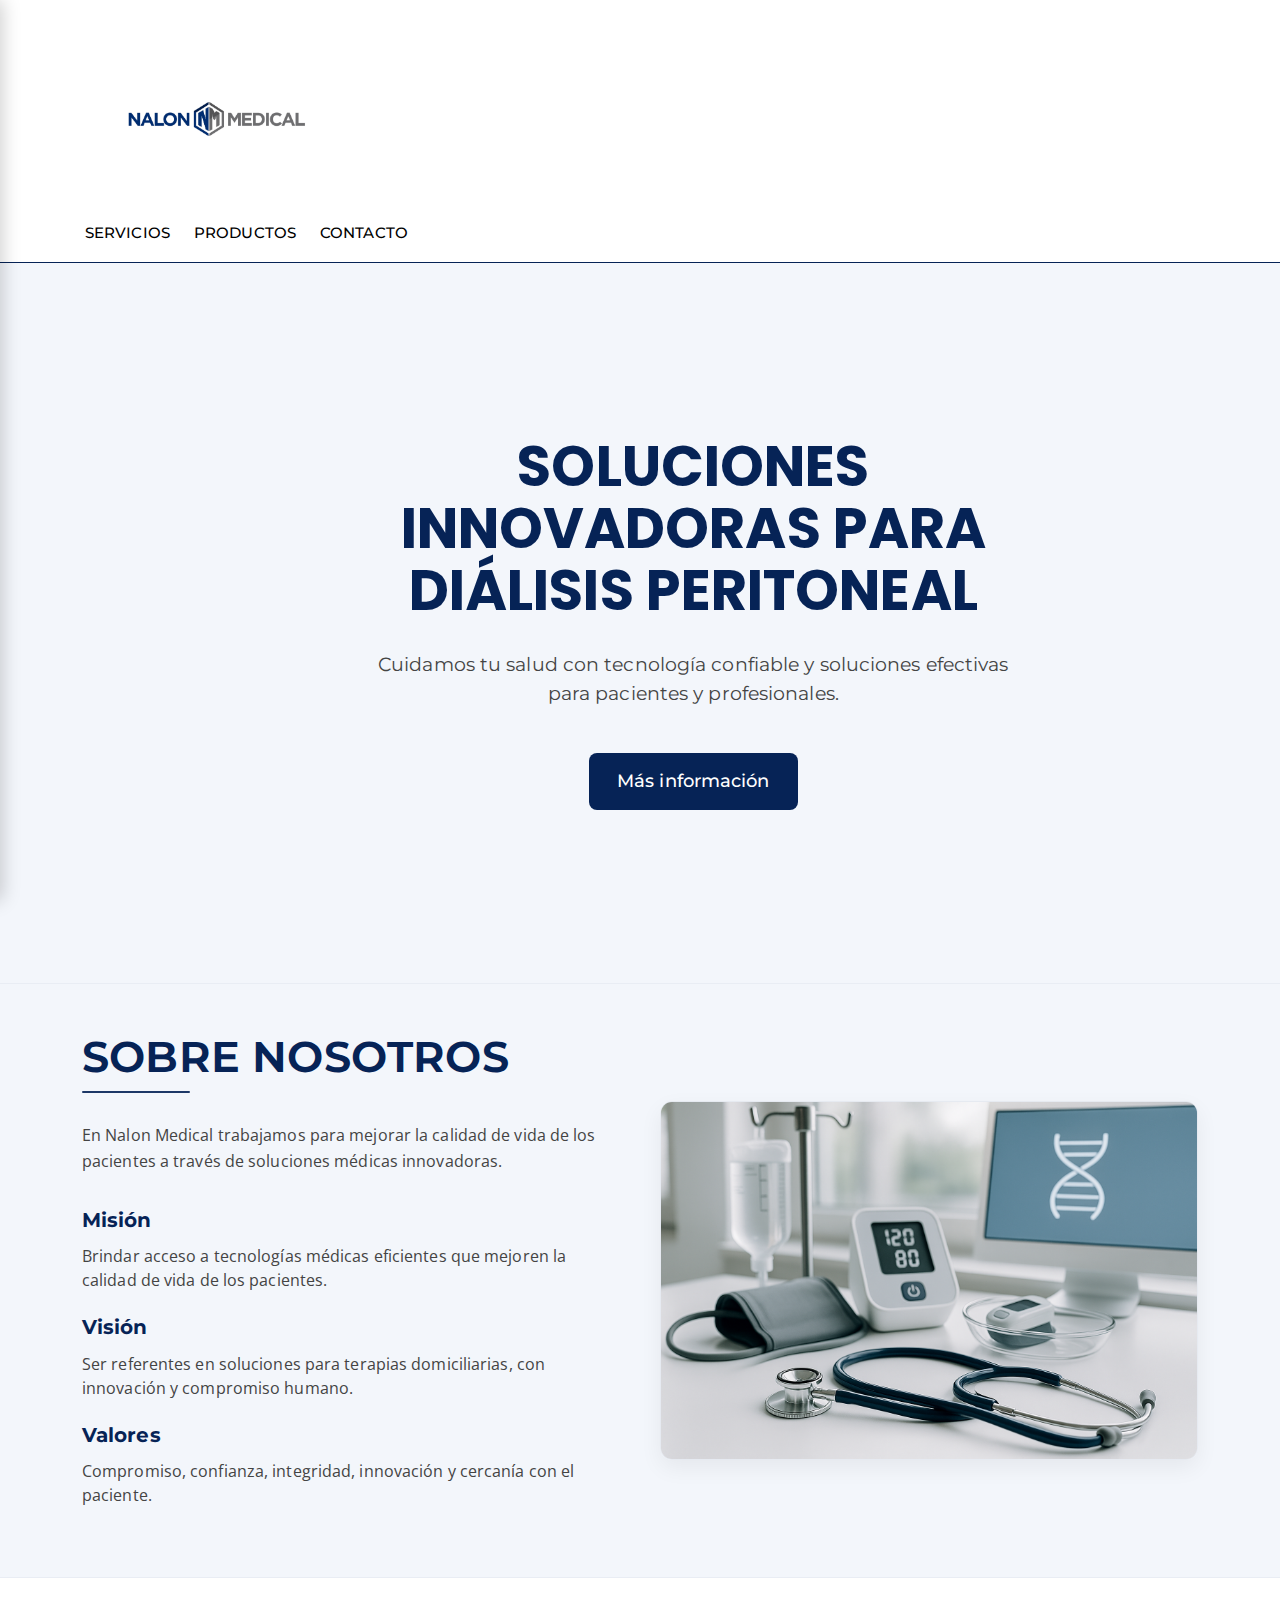
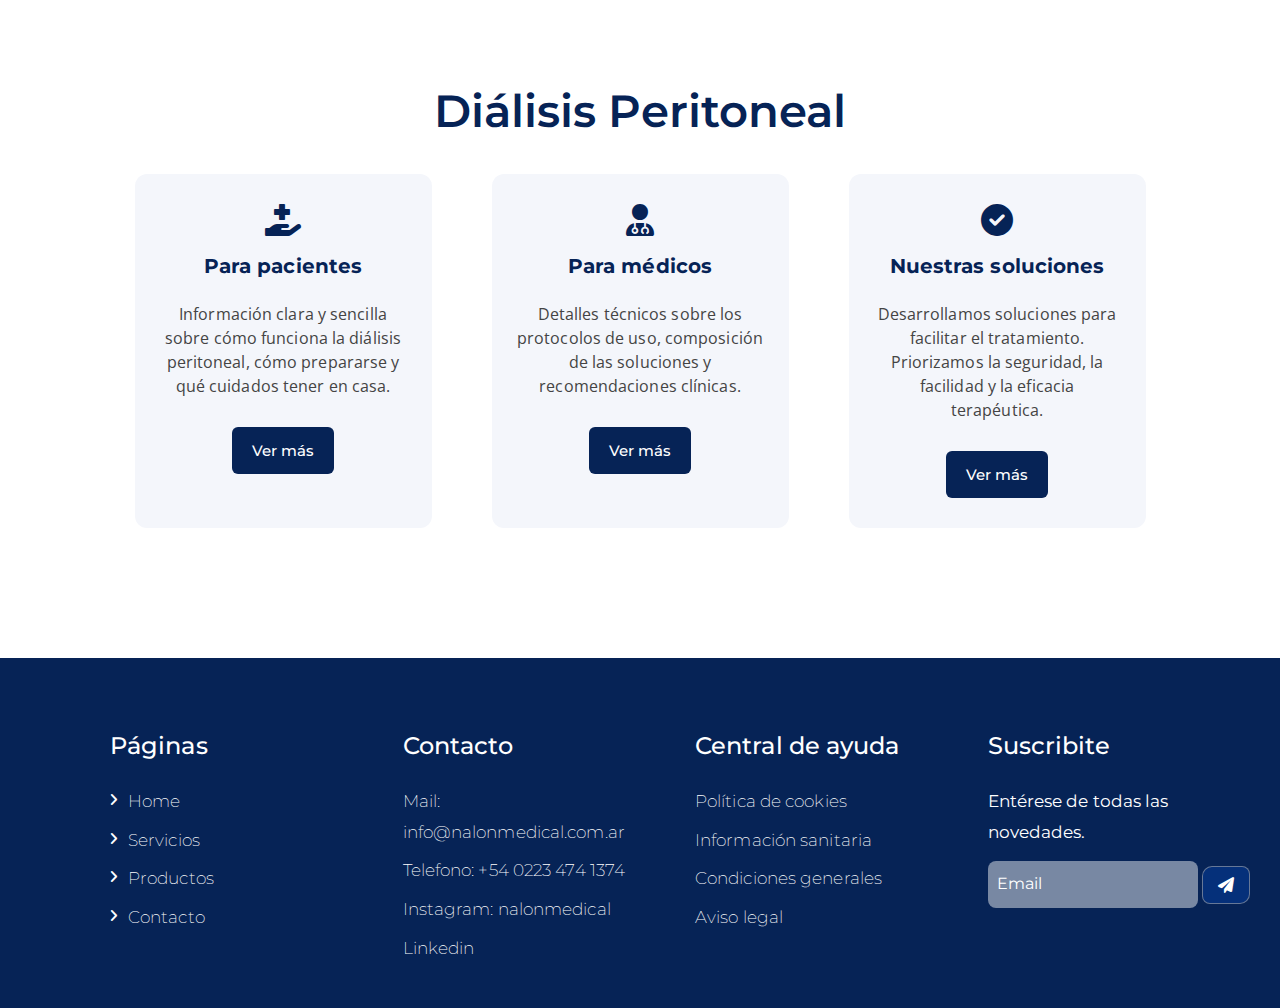
<file: index.html>
<!DOCTYPE html>
<html lang="es">
<head>
	<meta charset="UTF-8">
	<meta http-equiv="X-UA-Compatible" content="IE=edge">
	<meta name="viewport" content="width=device-width, initial-scale=1">
	<title>Nalon Medical</title>
	<link rel="shortcut icon" type="image/png" href="assets/img/Logo-nalon-favicon.png">
	<link href="https://fonts.googleapis.com/css?family=Open+Sans:300,400,700" rel="stylesheet">
	<link href="https://fonts.googleapis.com/css?family=Poppins:400,700&display=swap" rel="stylesheet">
	<link rel="preconnect" href="https://fonts.googleapis.com">
    <link rel="preconnect" href="https://fonts.gstatic.com" crossorigin>
    <link href="https://fonts.googleapis.com/css2?family=Playfair+Display&display=swap" rel="stylesheet">
	<link rel="preconnect" href="https://fonts.googleapis.com">
    <link rel="preconnect" href="https://fonts.gstatic.com" crossorigin>
    <link href="https://fonts.googleapis.com/css2?family=Forum&display=swap" rel="stylesheet">
	<link rel="preconnect" href="https://fonts.googleapis.com">
    <link rel="preconnect" href="https://fonts.gstatic.com" crossorigin>
    <link href="https://fonts.googleapis.com/css2?family=Anta&display=swap" rel="stylesheet">
	<link rel="preconnect" href="https://fonts.googleapis.com">
    <link rel="preconnect" href="https://fonts.gstatic.com" crossorigin>
    <link href="https://fonts.googleapis.com/css2?family=Anta&family=Merriweather+Sans:ital,wght@0,300..800;1,300..800&display=swap" rel="stylesheet">
	<link rel="preconnect" href="https://fonts.googleapis.com">
    <link rel="preconnect" href="https://fonts.gstatic.com" crossorigin>
    <link rel="preconnect" href="https://fonts.googleapis.com">
    <link rel="preconnect" href="https://fonts.gstatic.com" crossorigin>
    <link href="https://fonts.googleapis.com/css2?family=Montserrat:ital,wght@0,100..900;1,100..900&display=swap" rel="stylesheet">
    <link href="https://fonts.googleapis.com/css2?family=Kodchasan:ital,wght@0,200;0,300;0,400;0,500;0,600;0,700;1,200;1,300;1,400;1,500;1,600;1,700&display=swap" rel="stylesheet">
	<link rel="stylesheet" href="assets/css/all.min.css">
	<link rel="stylesheet" href="assets/bootstrap/css/bootstrap.min.css">
	<link rel="stylesheet" href="assets/css/owl.carousel.css">
	<link rel="stylesheet" href="assets/css/animate.css">
	<link rel="stylesheet" href="assets/css/meanmenu.min.css">
	<link rel="stylesheet" href="./assets/css/main.css">
	<link rel="stylesheet" href="assets/css/responsive.css">
	<link rel="stylesheet" href="https://netdna.bootstrapcdn.com/font-awesome/4.0.3/css/font-awesome.css">
	<link rel="stylesheet" href="https://cdnjs.cloudflare.com/ajax/libs/font-awesome/6.0.0-beta3/css/all.min.css">
</head>
<body>
	<div class="top-header-area" id="sticker">
		<div class="container-header">
			<div class="row-header">
				<!-- <div class="col-lg-12 col-sm-12 text-center"> -->
					<!-- <div class="main-menu-wrap"> -->
						<div class="site-logo">
							<a href="index.html">
								<img src="assets/img/Logo-sin-fondo.png" alt="">
							</a>
						</div>
						<nav class="main-menu">
							<ul class="menu-list">	
                                <li class="nav-text"><a href="./about.html">SERVICIOS</a></li>
                                <li class="nav-text"><a href="./productos.html">PRODUCTOS</a></li>
                                <li class="nav-text"><a href="./contact.html">CONTACTO</a></li>
								
							</ul>
						</nav>
						<div class="menu-toggle" onclick="openNav()">&#9776;</div>
					<!-- </div> -->
				<!-- </div> -->
			</div>
		</div>
	</div>
	
		<!-- Slide-bar Menu -->
		<div id="mySidenav" class="sidenav">
			<div class="close-container">
				<a href="javascript:void(0)" class="closebtn" onclick="closeNav()">&times;</a>
			</div>
			<div class="links-container">
				<a href="./about.html">SOBRE NOSOTROS</a>
				<a href="./productos.html">PRODUCTOS</a>
				<a href="./unidad.html">UNIDAD DE CALIDAD</a>
				<a href="./novedades.html">NOVEDADES</a>
				<a href="./contact.html">CONTACTO</a>
				
			</div>
		</div>
	<!-- Fin Slide-bar Menu -->
	<div class="hero-area hero-bg">
        <div class="row">
            <div class="col-lg-9 offset-lg-2 text-center">
                <div class="hero-text">
                    <div class="hero-text-tablecell">
						<h1 class="hero-h1" id="hero-title">
							SOLUCIONES INNOVADORAS PARA DIÁLISIS PERITONEAL
						</h1>
						<p class="hero-subtitle">
							Cuidamos tu salud con tecnología confiable y soluciones efectivas para pacientes y profesionales.
						  </p>
						  <a href="" class="hero-button">Más información</a>
                    </div>
                </div>
            </div>
        </div>
    </div>
	
	<!-- end hero area -->
	<section id="nosotros" class="sobre-nosotros-section">
		<div class="container-nosotros-columns">
		  <div class="col-nosotros-texto">
			<h2>Sobre Nosotros</h2>
			<p class="intro">
			  En Nalon Medical trabajamos para mejorar la calidad de vida de los pacientes a través de soluciones médicas innovadoras.
			</p>
	  
			<div class="nosotros-bloques">
			  <div>
				<h3>Misión</h3>
				<p>Brindar acceso a tecnologías médicas eficientes que mejoren la calidad de vida de los pacientes.</p>
			  </div>
			  <div>
				<h3>Visión</h3>
				<p>Ser referentes en soluciones para terapias domiciliarias, con innovación y compromiso humano.</p>
			  </div>
			  <div>
				<h3>Valores</h3>
				<p>Compromiso, confianza, integridad, innovación y cercanía con el paciente.</p>
			  </div>
			</div>
		  </div>
	  
		  <div class="col-nosotros-img">
			<img src="./assets/img/Equipos-medicos.png" alt="Equipo médico de Nalon" />
		  </div>
		</div>
	  </section>

	  <section id="dialisis" class="dialisis-section">
		<div class="container-dialisis">
		  <h2>Diálisis Peritoneal</h2>
		  <div class="tarjetas-dialisis">
			<div class="card-dialisis">
			  <i class="fa-solid fa-hand-holding-medical"></i>
			  <h3>Para pacientes</h3>
			  <p>Información clara y sencilla sobre cómo funciona la diálisis peritoneal, cómo prepararse y qué cuidados tener en casa.</p>
			  <a href="#" class="dialisis-btn">Ver más</a>
			</div>
	  
			<div class="card-dialisis">
			  <i class="fa-solid fa-user-doctor"></i>
			  <h3>Para médicos</h3>
			  <p>Detalles técnicos sobre los protocolos de uso, composición de las soluciones y recomendaciones clínicas.</p>
			  <a href="#" class="dialisis-btn">Ver más</a>
			</div>
	  
			<div class="card-dialisis">
			  <i class="fa-solid fa-circle-check"></i>
			  <h3>Nuestras soluciones</h3>
			  <p>Desarrollamos soluciones para facilitar el tratamiento. Priorizamos la seguridad, la facilidad y la eficacia terapéutica.</p>
			  <a href="#" class="dialisis-btn">Ver más</a>
			</div>
		  </div>
		</div>
	  </section>

	<div class="footer-area">
		<div class="container">
			<div class="row">
				<div class="col-lg-3 col-md-6">
					<div class="footer-box pages">
						<h2 class="widget-title">Páginas<i class="fa fa-chevron-down icono-footer-derecha"></i></h2>
						<ul>
							<li><a href="index.html">Home</a></li>
							<li><a href="about.html">Servicios</a></li>
							<li><a href="productos.html">Productos</a></li>
							<li><a href="contact.html">Contacto</a></li>
						</ul>
					</div>
				</div>

				<div class="col-lg-3 col-md-6 contacto-footer">
					<div class="footer-box footer-box-contacto">
						<h2 class="widget-title-contacto">Contacto <i class="fa fa-chevron-down icono-footer-derecha"></i></h2>
						<ul>
							<li><a href="#">Mail: info@nalonmedical.com.ar</a></li>
							<li><a href="#">Telefono: +54 0223 474 1374</a></li>
							<li> <a href="#">Instagram: nalonmedical</a></li>
							<li> <a href="#">Linkedin</a></li>
						</ul>
					</div>
				</div>
				<div class="col-lg-3 col-md-6">
					<div class="footer-box footer-box-ayuda">
						<h2 class="widget-title-ayuda">Central de ayuda <i class="fa fa-chevron-down icono-footer-derecha"></i></h2>
						<ul>
							<li><a href="./cookies.html">Política de cookies</a></li>
							<li><a href="" target="_blank">Información sanitaria</a></li>
							<li><a href="#">Condiciones generales</a></li>
							<li><a href="#" target="_blank">Aviso legal</a></li>
							
						</ul>
					</div>
				</div>
				<div class="col-lg-3 col-md-6">
					<div class="footer-box subscribe">
						<h2 class="widget-title-suscribite">Suscribite <i class="fa fa-chevron-down icono-footer-derecha"></i></h2>
						<p>Entérese de todas las novedades.</p>
						<form action="https://formspree.io/f/xanwkzpl" method="POST" class="subscribe-form">
							<input type="email" name="email" placeholder="Email" required>
							<button type="submit" class="suscribe-button">
								<i class="fa-solid fa-paper-plane"></i>
							</button>
						</form>
					</div>
				</div>
			</div>
		</div>
	</div>	
	
	<!-- jquery -->
	<script src="https://code.jquery.com/jquery-3.6.0.min.js"></script>
	<!-- bootstrap -->
	<script src="assets/bootstrap/js/bootstrap.min.js"></script>
	<!-- waypoints -->
	<script src="assets/js/waypoints.js"></script>
	<!-- owl carousel -->
	<script src="assets/js/owl.carousel.min.js"></script>
	<!-- mean menu -->
	<script src="assets/js/jquery.meanmenu.min.js"></script>
	<!-- sticker js -->
	<script src="assets/js/sticker.js"></script>
	<!-- main js -->
	<script src="./assets/js/main.js"></script>
	<script src="./assets/js/translate.js"></script>
</body>
</html>
</file>
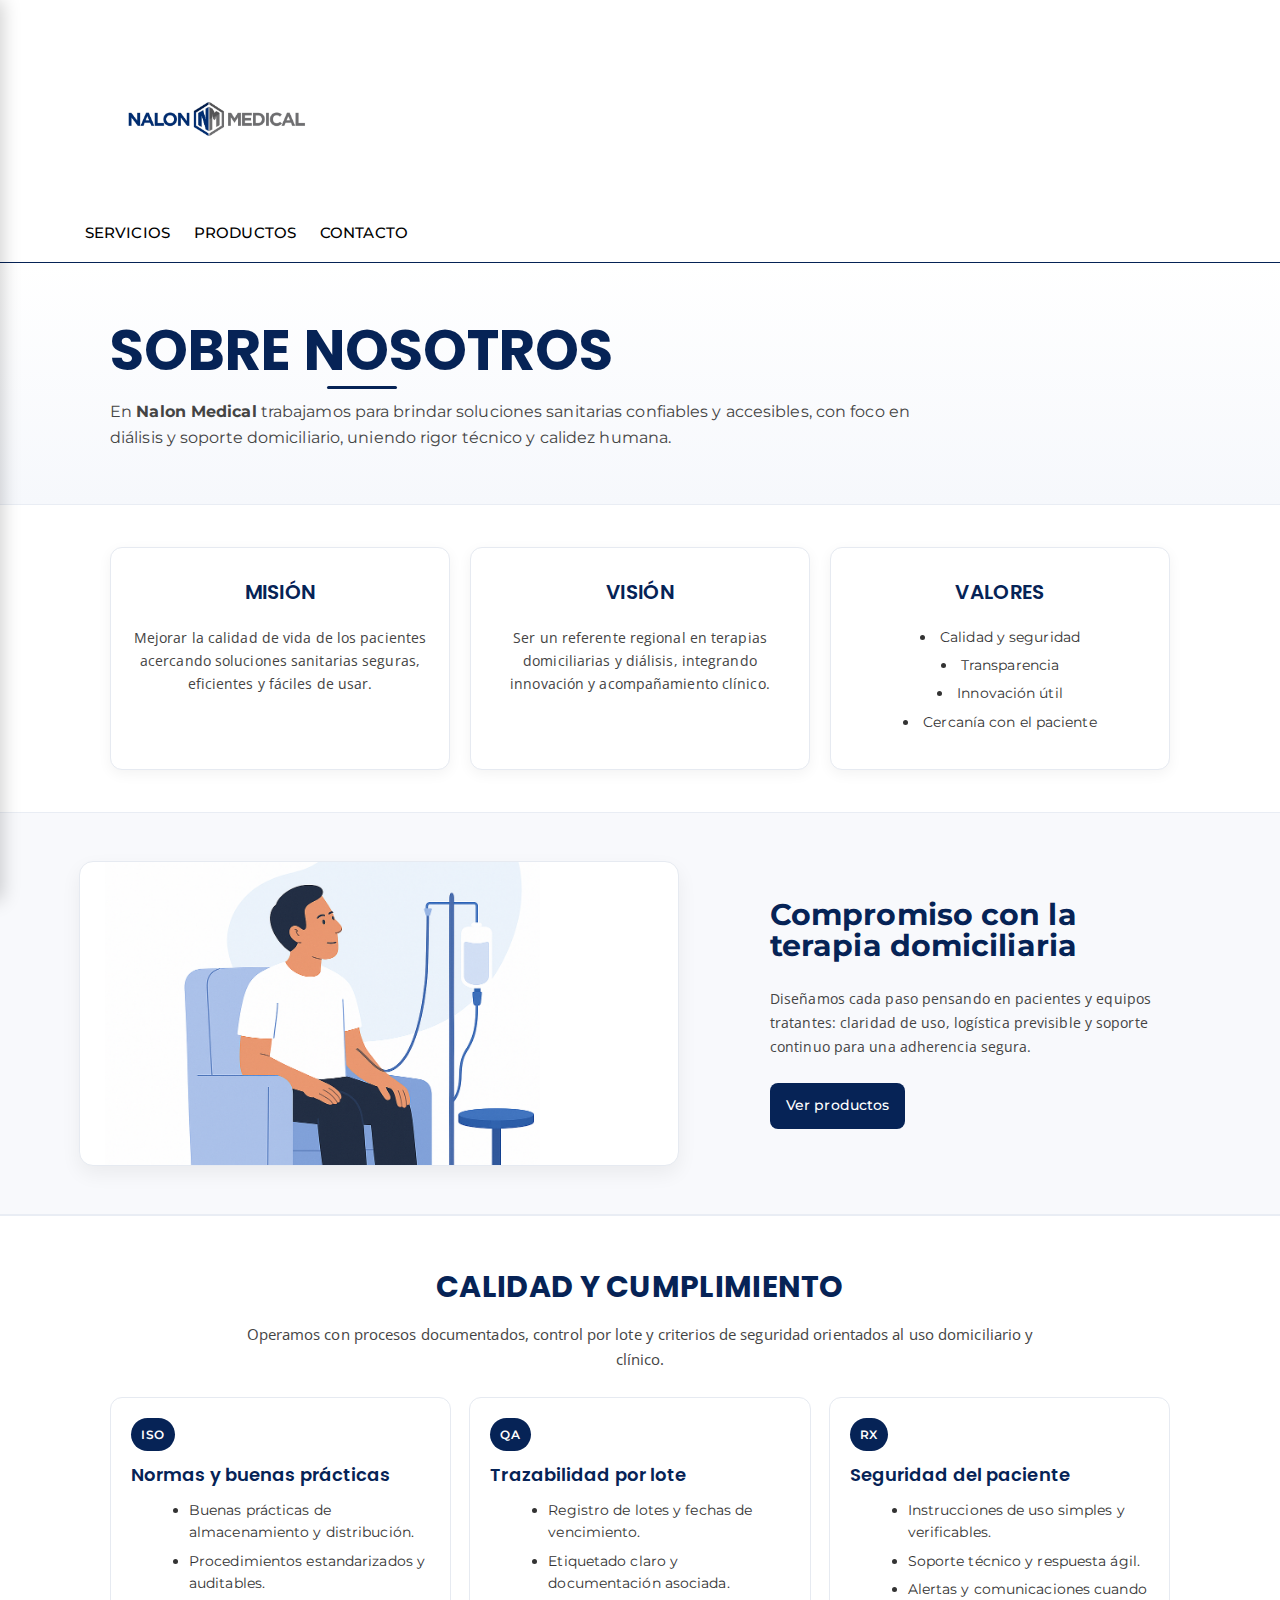
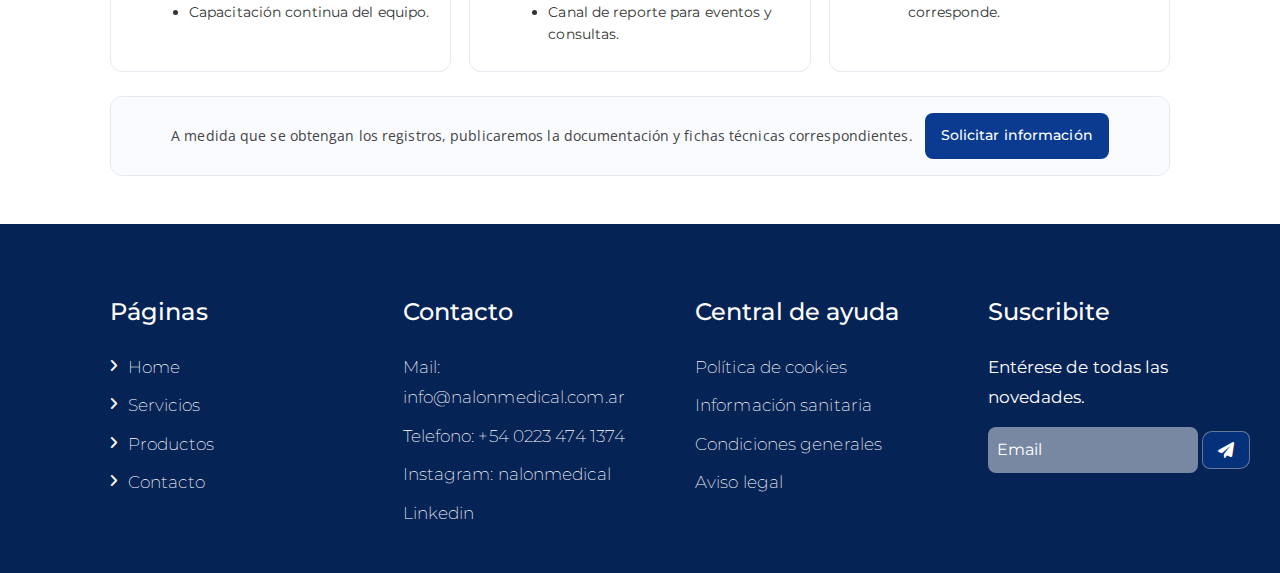
<file: about.html>
<!DOCTYPE html>
<html lang="es">
    <head>
        <meta charset="UTF-8">
        <meta http-equiv="X-UA-Compatible" content="IE=edge">
        <meta name="viewport" content="width=device-width, initial-scale=1">
        <title>Nalon Medical</title>
        <link rel="shortcut icon" type="image/png" href="assets/img/Logo-nalon-favicon.png">
        <link href="https://fonts.googleapis.com/css?family=Open+Sans:300,400,700" rel="stylesheet">
        <link href="https://fonts.googleapis.com/css?family=Poppins:400,700&display=swap" rel="stylesheet">
        <link rel="preconnect" href="https://fonts.googleapis.com">
        <link rel="preconnect" href="https://fonts.gstatic.com" crossorigin>
        <link href="https://fonts.googleapis.com/css2?family=Playfair+Display&display=swap" rel="stylesheet">
        <link rel="preconnect" href="https://fonts.googleapis.com">
        <link rel="preconnect" href="https://fonts.gstatic.com" crossorigin>
        <link href="https://fonts.googleapis.com/css2?family=Forum&display=swap" rel="stylesheet">
        <link rel="preconnect" href="https://fonts.googleapis.com">
        <link rel="preconnect" href="https://fonts.gstatic.com" crossorigin>
        <link href="https://fonts.googleapis.com/css2?family=Anta&display=swap" rel="stylesheet">
        <link rel="preconnect" href="https://fonts.googleapis.com">
        <link rel="preconnect" href="https://fonts.gstatic.com" crossorigin>
        <link href="https://fonts.googleapis.com/css2?family=Anta&family=Merriweather+Sans:ital,wght@0,300..800;1,300..800&display=swap" rel="stylesheet">
        <link rel="preconnect" href="https://fonts.googleapis.com">
        <link rel="preconnect" href="https://fonts.gstatic.com" crossorigin>
        <link rel="preconnect" href="https://fonts.googleapis.com">
        <link rel="preconnect" href="https://fonts.gstatic.com" crossorigin>
        <link href="https://fonts.googleapis.com/css2?family=Montserrat:ital,wght@0,100..900;1,100..900&display=swap" rel="stylesheet">
        <link href="https://fonts.googleapis.com/css2?family=Kodchasan:ital,wght@0,200;0,300;0,400;0,500;0,600;0,700;1,200;1,300;1,400;1,500;1,600;1,700&display=swap" rel="stylesheet">
        <link rel="stylesheet" href="assets/css/all.min.css">
        <link rel="stylesheet" href="assets/bootstrap/css/bootstrap.min.css">
        <link rel="stylesheet" href="assets/css/owl.carousel.css">
        <link rel="stylesheet" href="assets/css/animate.css">
        <link rel="stylesheet" href="assets/css/meanmenu.min.css">
        <link rel="stylesheet" href="./assets/css/main.css">
        <link rel="stylesheet" href="assets/css/responsive.css">
        <link rel="stylesheet" href="https://netdna.bootstrapcdn.com/font-awesome/4.0.3/css/font-awesome.css">
        <link rel="stylesheet" href="https://cdnjs.cloudflare.com/ajax/libs/font-awesome/6.0.0-beta3/css/all.min.css">
    </head>
<body>
	<div class="top-header-area" id="sticker">
		<div class="container-header">
			<div class="row-header">
						<div class="site-logo">
							<a href="index.html">
								<img src="assets/img/Logo-sin-fondo.png" alt="">
							</a>
						</div>
						<nav class="main-menu">
							<ul class="menu-list">	
                                <li class="nav-text"><a href="./about.html">SERVICIOS</a></li>
                                <li class="nav-text"><a href="./productos.html">PRODUCTOS</a></li>
                                <li class="nav-text"><a href="./contact.html">CONTACTO</a></li>
							</ul>
						</nav>
						<div class="menu-toggle" onclick="openNav()">&#9776;</div>
			</div>
		</div>
	</div>
		<!-- Slide-bar Menu -->
		<div id="mySidenav" class="sidenav">
			<div class="close-container">
				<a href="javascript:void(0)" class="closebtn" onclick="closeNav()">&times;</a>
			</div>
			<div class="links-container">
				<a href="./about.html">SOBRE NOSOTROS</a>
				<a href="./productos.html">PRODUCTOS</a>
				<a href="./unidad.html">UNIDAD DE CALIDAD</a>
				<a href="./contact.html">CONTACTO</a>
			</div>
		</div>
	<!-- end header -->
    
	<section class="about-pro-hero">
		<div class="about-pro-hero-accent"></div>
		<div class="about-pro-container">
		  <h1>SOBRE NOSOTROS</h1>
		  <p class="about-pro-lead">
			En <strong>Nalon Medical</strong> trabajamos para brindar soluciones sanitarias confiables y accesibles,
			con foco en diálisis y soporte domiciliario, uniendo rigor técnico y calidez humana.
		  </p>
	  </section>
	
	  <!-- Misión / Visión / Valores (tarjetas) -->
	  <section class="about-pro-pillars">
		<div class="about-pro-container about-pro-pillars-grid">
		  <article class="about-pro-card">
			<h2>MISIÓN</h2>
			<p>Mejorar la calidad de vida de los pacientes acercando soluciones sanitarias seguras, eficientes y fáciles de usar.</p>
		  </article>
		  <article class="about-pro-card">
			<h2>VISIÓN</h2>
			<p>Ser un referente regional en terapias domiciliarias y diálisis, integrando innovación y acompañamiento clínico.</p>
		  </article>
		  <article class="about-pro-card">
			<h2>VALORES</h2>
			<ul class="about-pro-values">
			  <li>Calidad y seguridad</li>
			  <li>Transparencia</li>
			  <li>Innovación útil</li>
			  <li>Cercanía con el paciente</li>
			</ul>
		  </article>
		</div>
	  </section>
	
	  <!-- Imagen institucional (placeholder) -->
	  <section class="about-pro-imageband">
		<div class="about-pro-container">
		  <div class="about-pro-imagebox">
			<!-- reemplazar src luego por la imagen que te pase -->
			<img src="assets/img/paciente.png" alt="Representación institucional Nalon Medical">
		  </div>
		  <div class="about-pro-imagecopy">
			<h3>Compromiso con la terapia domiciliaria</h3>
			<p>
			  Diseñamos cada paso pensando en pacientes y equipos tratantes: claridad de uso, logística previsible
			  y soporte continuo para una adherencia segura.
			</p>
			<a href="productos.html" class="about-pro-btn">Ver productos</a>
		  </div>
		</div>
	  </section>
	
	  <section class="about-quality">
		<div class="about-pro-container">
		  <h2 class="about-quality-title">CALIDAD Y CUMPLIMIENTO</h2>
		  <p class="about-quality-intro">
			Operamos con procesos documentados, control por lote y criterios de seguridad orientados al uso domiciliario y clínico.
		  </p>
	  
		  <div class="about-quality-grid">
			<article class="about-quality-card">
			  <div class="about-quality-badge">ISO</div>
			  <h3>Normas y buenas prácticas</h3>
			  <ul>
				<li>Buenas prácticas de almacenamiento y distribución.</li>
				<li>Procedimientos estandarizados y auditables.</li>
				<li>Capacitación continua del equipo.</li>
			  </ul>
			</article>
	  
			<article class="about-quality-card">
			  <div class="about-quality-badge">QA</div>
			  <h3>Trazabilidad por lote</h3>
			  <ul>
				<li>Registro de lotes y fechas de vencimiento.</li>
				<li>Etiquetado claro y documentación asociada.</li>
				<li>Canal de reporte para eventos y consultas.</li>
			  </ul>
			</article>
	  
			<article class="about-quality-card">
			  <div class="about-quality-badge">RX</div>
			  <h3>Seguridad del paciente</h3>
			  <ul>
				<li>Instrucciones de uso simples y verificables.</li>
				<li>Soporte técnico y respuesta ágil.</li>
				<li>Alertas y comunicaciones cuando corresponde.</li>
			  </ul>
			</article>
		  </div>
	  
		  <!-- Bloque secundario opcional -->
		  <div class="about-quality-note">
			<p>
			  A medida que se obtengan los registros, publicaremos la documentación y fichas técnicas correspondientes.
			</p>
			<a href="contact.html" class="about-pro-btn about-pro-btn--sec">Solicitar información</a>
		  </div>
		</div>
	  </section>
	  

	  
	
	<!-- footer -->
	<div class="footer-area">
		<div class="container">
			<div class="row">
				<div class="col-lg-3 col-md-6">
					<div class="footer-box pages">
						<h2 class="widget-title">Páginas<i class="fa fa-chevron-down icono-footer-derecha"></i></h2>
						<ul>
							<li><a href="index.html">Home</a></li>
							<li><a href="about.html">Servicios</a></li>
							<li><a href="productos.html">Productos</a></li>
							<li><a href="contact.html">Contacto</a></li>
						</ul>
					</div>
				</div>

				<div class="col-lg-3 col-md-6 contacto-footer">
					<div class="footer-box footer-box-contacto">
						<h2 class="widget-title-contacto">Contacto <i class="fa fa-chevron-down icono-footer-derecha"></i></h2>
						<ul>
							<li><a href="#">Mail: info@nalonmedical.com.ar</a></li>
							<li><a href="#">Telefono: +54 0223 474 1374</a></li>
							<li> <a href="#">Instagram: nalonmedical</a></li>
							<li> <a href="#">Linkedin</a></li>
						</ul>
					</div>
				</div>
				<div class="col-lg-3 col-md-6">
					<div class="footer-box footer-box-ayuda">
						<h2 class="widget-title-ayuda">Central de ayuda <i class="fa fa-chevron-down icono-footer-derecha"></i></h2>
						<ul>
							<li><a href="./cookies.html">Política de cookies</a></li>
							<li><a href="" target="_blank">Información sanitaria</a></li>
							<li><a href="#">Condiciones generales</a></li>
							<li><a href="#" target="_blank">Aviso legal</a></li>
							
						</ul>
					</div>
				</div>
				<div class="col-lg-3 col-md-6">
					<div class="footer-box subscribe">
						<h2 class="widget-title-suscribite">Suscribite <i class="fa fa-chevron-down icono-footer-derecha"></i></h2>
						<p>Entérese de todas las novedades.</p>
						<form action="https://formspree.io/f/xanwkzpl" method="POST" class="subscribe-form">
							<input type="email" name="email" placeholder="Email" required>
							<button type="submit" class="suscribe-button">
								<i class="fa-solid fa-paper-plane"></i>
							</button>
						</form>
					</div>
				</div>
			</div>
		</div>
	</div>	
	<!-- end footer -->
	<!-- jquery -->
	<script src="https://code.jquery.com/jquery-3.6.0.min.js"></script>
	<!-- bootstrap -->
	<script src="assets/bootstrap/js/bootstrap.min.js"></script>
	<!-- waypoints -->
	<script src="assets/js/waypoints.js"></script>
	<!-- owl carousel -->
	<script src="assets/js/owl.carousel.min.js"></script>
	<!-- mean menu -->
	<script src="assets/js/jquery.meanmenu.min.js"></script>
	<!-- sticker js -->
	<script src="assets/js/sticker.js"></script>
	<!-- main js -->
	<script src="./assets/js/main.js"></script>
	<script src="./assets/js/translate.js"></script>
</body>
</html>
</file>
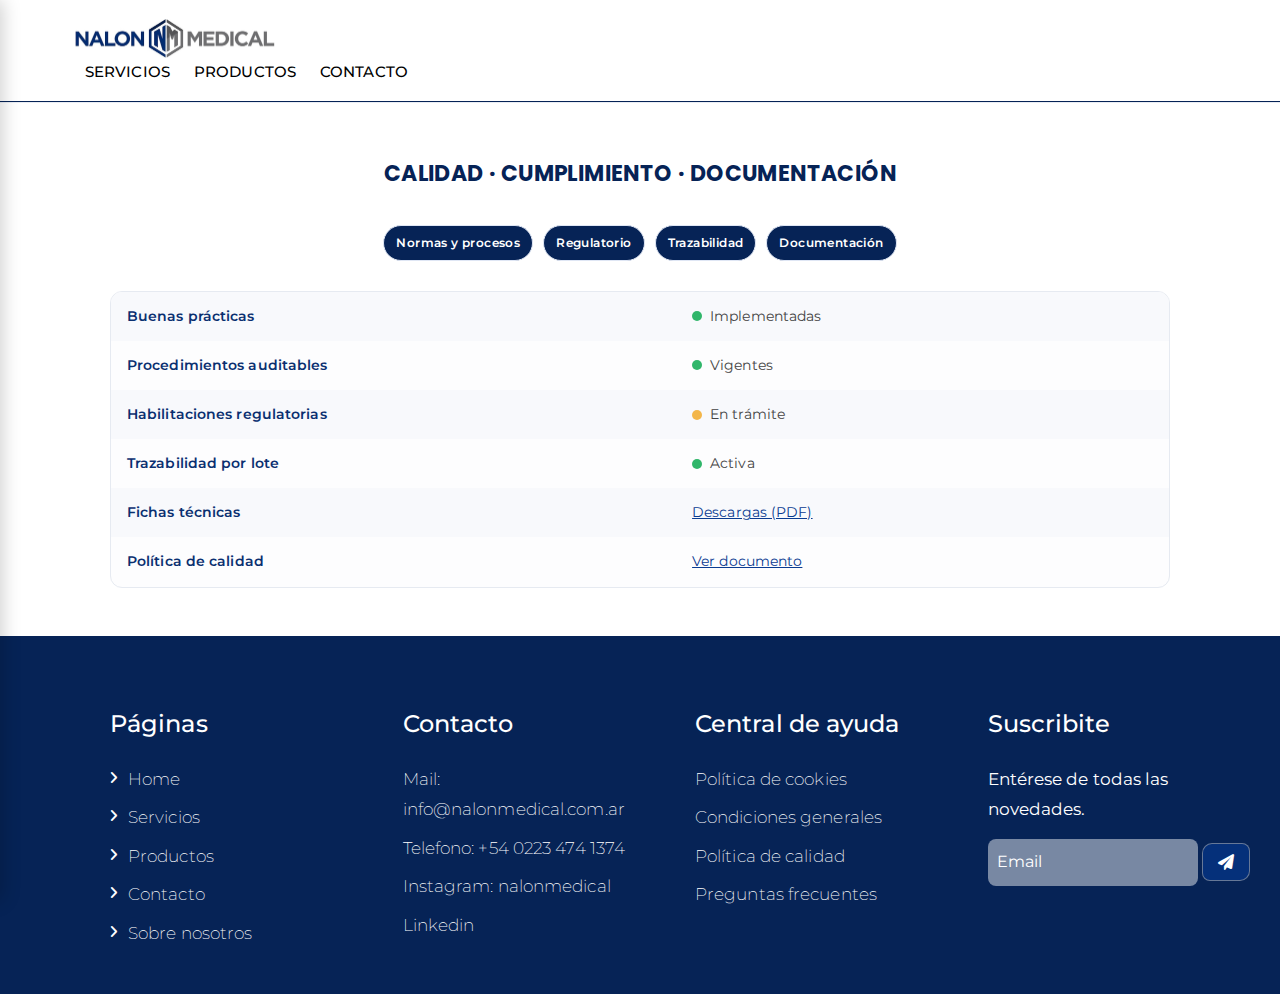
<file: certifiaciones.html>
<!DOCTYPE html>
<html lang="es">
<head>
	<meta charset="UTF-8">
	<meta http-equiv="X-UA-Compatible" content="IE=edge">
	<meta name="viewport" content="width=device-width, initial-scale=1">
	<title>Nalon Medical</title>
	<link rel="shortcut icon" type="image/png" href="assets/img/Logo-nalon-favicon.png">
	<link href="https://fonts.googleapis.com/css?family=Open+Sans:300,400,700" rel="stylesheet">
	<link href="https://fonts.googleapis.com/css?family=Poppins:400,700&display=swap" rel="stylesheet">
	<link rel="preconnect" href="https://fonts.googleapis.com">
    <link rel="preconnect" href="https://fonts.gstatic.com" crossorigin>
    <link href="https://fonts.googleapis.com/css2?family=Playfair+Display&display=swap" rel="stylesheet">
	<link rel="preconnect" href="https://fonts.googleapis.com">
    <link rel="preconnect" href="https://fonts.gstatic.com" crossorigin>
    <link href="https://fonts.googleapis.com/css2?family=Forum&display=swap" rel="stylesheet">
	<link rel="preconnect" href="https://fonts.googleapis.com">
    <link rel="preconnect" href="https://fonts.gstatic.com" crossorigin>
    <link href="https://fonts.googleapis.com/css2?family=Anta&display=swap" rel="stylesheet">
	<link rel="preconnect" href="https://fonts.googleapis.com">
    <link rel="preconnect" href="https://fonts.gstatic.com" crossorigin>
    <link href="https://fonts.googleapis.com/css2?family=Anta&family=Merriweather+Sans:ital,wght@0,300..800;1,300..800&display=swap" rel="stylesheet">
	<link rel="preconnect" href="https://fonts.googleapis.com">
    <link rel="preconnect" href="https://fonts.gstatic.com" crossorigin>
    <link rel="preconnect" href="https://fonts.googleapis.com">
    <link rel="preconnect" href="https://fonts.gstatic.com" crossorigin>
    <link href="https://fonts.googleapis.com/css2?family=Montserrat:ital,wght@0,100..900;1,100..900&display=swap" rel="stylesheet">
    <link href="https://fonts.googleapis.com/css2?family=Kodchasan:ital,wght@0,200;0,300;0,400;0,500;0,600;0,700;1,200;1,300;1,400;1,500;1,600;1,700&display=swap" rel="stylesheet">
	<link rel="stylesheet" href="assets/bootstrap/css/bootstrap.min.css">
	<link rel="stylesheet" href="./assets/css/main.css">
	<link rel="stylesheet" href="assets/css/responsive.css">
	<link rel="stylesheet" href="https://netdna.bootstrapcdn.com/font-awesome/4.0.3/css/font-awesome.css">
	<link rel="stylesheet" href="https://cdnjs.cloudflare.com/ajax/libs/font-awesome/6.0.0-beta3/css/all.min.css">
</head>
<body>
	<div class="top-header-area" id="sticker">
		<div class="container-header">
			<div class="row-header">
				<!-- <div class="col-lg-12 col-sm-12 text-center"> -->
					<!-- <div class="main-menu-wrap"> -->
						<div class="site-logo">
							<a href="index.html">
								<img src="assets/img/Copia de Logo-nalon.jpg" alt="">
							</a>
						</div>
						<nav class="main-menu">
							<ul class="menu-list">	
                                <li class="nav-text"><a href="./about.html">SERVICIOS</a></li>
                                <li class="nav-text"><a href="./productos.html">PRODUCTOS</a></li>
                                <li class="nav-text"><a href="./contact.html">CONTACTO</a></li>
								
							</ul>
						</nav>
						<div class="menu-toggle" onclick="openNav()">&#9776;</div>
					<!-- </div> -->
				<!-- </div> -->
			</div>
		</div>
	</div>
	
		<!-- Slide-bar Menu -->
		<div id="sidenavOverlay" class="sidenav-overlay" onclick="closeNav()"></div>

		<!-- Sidenav -->
		<div id="mySidenav" class="sidenav" role="dialog" aria-modal="true" aria-hidden="true" aria-labelledby="sidenavTitle" tabindex="-1">
		  <div class="sidenav-header">
			<span id="sidenavTitle" class="sidenav-title">Menú</span>
			<button class="closebtn" type="button" aria-label="Cerrar menú" onclick="closeNav()">&times;</button>
		  </div>
		
		  <nav class="links-container" role="navigation">
			<a href="./index.html">INICIO</a>
			<a href="./about.html">SERVICIOS</a>
			<a href="./productos.html">PRODUCTOS</a>
			<a href="./about.html">SOBRE NOSOTROS</a>
			<a href="./contact.html">CONTACTO</a>
		  </nav>
		</div>
	<!-- Fin Slide-bar Menu -->

    <section class="cert-matrix">
        <div class="cert-matrix-wrap">
          <h2 class="cert-matrix-title">CALIDAD · CUMPLIMIENTO · DOCUMENTACIÓN</h2>
      
          <!-- Banda de áreas (chips) -->
          <div class="cert-matrix-band">
            <span class="cert-matrix-chip">Normas y procesos</span>
            <span class="cert-matrix-chip">Regulatorio</span>
            <span class="cert-matrix-chip">Trazabilidad</span>
            <span class="cert-matrix-chip">Documentación</span>
          </div>
      
          <!-- Matriz -->
          <div class="cert-matrix-grid">
            <div class="cert-matrix-row">
              <div class="cert-matrix-label">Buenas prácticas</div>
              <div class="cert-matrix-state"><em class="ok"></em> Implementadas</div>
            </div>
            <div class="cert-matrix-row">
              <div class="cert-matrix-label">Procedimientos auditables</div>
              <div class="cert-matrix-state"><em class="ok"></em> Vigentes</div>
            </div>
            <div class="cert-matrix-row">
              <div class="cert-matrix-label">Habilitaciones regulatorias</div>
              <div class="cert-matrix-state"><em class="pending"></em> En trámite</div>
            </div>
            <div class="cert-matrix-row">
              <div class="cert-matrix-label">Trazabilidad por lote</div>
              <div class="cert-matrix-state"><em class="ok"></em> Activa</div>
            </div>
            <div class="cert-matrix-row">
              <div class="cert-matrix-label">Fichas técnicas</div>
              <div class="cert-matrix-state"><a href="#" class="cert-matrix-link">Descargas (PDF)</a></div>
            </div>
            <div class="cert-matrix-row">
              <div class="cert-matrix-label">Política de calidad</div>
              <div class="cert-matrix-state"><a href="./politica.html" class="cert-matrix-link">Ver documento</a></div>
            </div>
          </div>
      </section>
      

	  <div class="footer-area">
		<div class="container">
			<div class="row">
				<div class="col-lg-3 col-md-6">
					<div class="footer-box pages">
						<h2 class="widget-title">Páginas<i class="fa fa-chevron-down icono-footer-derecha"></i></h2>
						<ul>
							<li><a href="index.html">Home</a></li>
							<li><a href="about.html">Servicios</a></li>
							<li><a href="productos.html">Productos</a></li>
							<li><a href="contact.html">Contacto</a></li>
							<li><a href="about.html">Sobre nosotros</a></li>
						</ul>
					</div>
				</div>

				<div class="col-lg-3 col-md-6 contacto-footer">
					<div class="footer-box footer-box-contacto">
						<h2 class="widget-title-contacto">Contacto <i class="fa fa-chevron-down icono-footer-derecha"></i></h2>
						<ul>
							<li><a href="#">Mail: info@nalonmedical.com.ar</a></li>
							<li><a href="#">Telefono: +54 0223 474 1374</a></li>
							<li> <a href="#">Instagram: nalonmedical</a></li>
							<li> <a href="#">Linkedin</a></li>
						</ul>
					</div>
				</div>
				<div class="col-lg-3 col-md-6">
					<div class="footer-box footer-box-ayuda">
						<h2 class="widget-title-ayuda">Central de ayuda <i class="fa fa-chevron-down icono-footer-derecha"></i></h2>
						<ul>
							<li><a href="./cookies.html">Política de cookies</a></li>
							<li><a href="./certifiaciones.html">Condiciones generales</a></li>
							<li><a href="./politica.html" >Política de calidad</a></li>
							<li><a href="./faq.html" >Preguntas frecuentes</a></li>
							
						</ul>
					</div>
				</div>
				<div class="col-lg-3 col-md-6">
					<div class="footer-box subscribe">
						<h2 class="widget-title-suscribite">Suscribite <i class="fa fa-chevron-down icono-footer-derecha"></i></h2>
						<p>Entérese de todas las novedades.</p>
						<form action="https://formspree.io/f/xanwkzpl" method="POST" class="subscribe-form">
							<input type="email" name="email" placeholder="Email" required>
							<button type="submit" class="suscribe-button">
								<i class="fa-solid fa-paper-plane"></i>
							</button>
						</form>
					</div>
				</div>
			</div>
		</div>
	</div>
	
	<!-- jquery -->
	<script src="https://code.jquery.com/jquery-3.6.0.min.js"></script>
	<script src="assets/js/sticker.js"></script>
	<!-- main js -->
	<script src="./assets/js/main.js"></script>
</body>
</html>
</file>
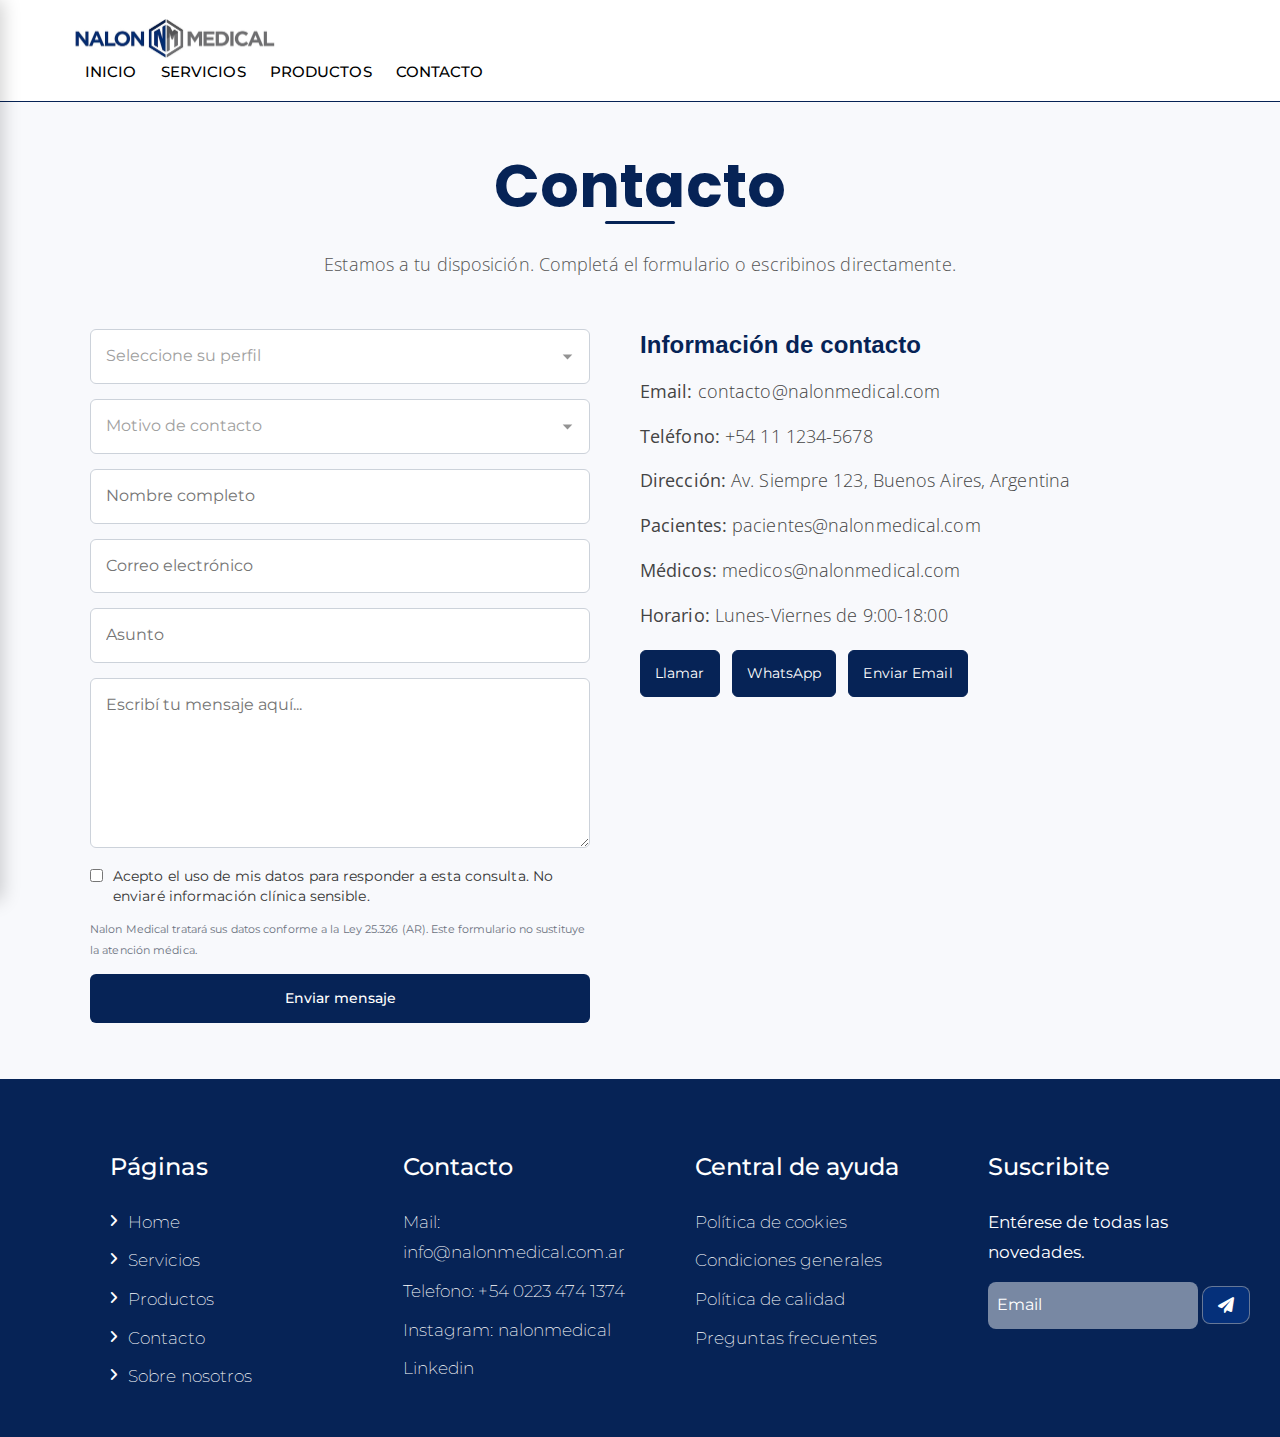
<file: contact.html>
<!DOCTYPE html>
<html lang="es">
    <head>
		<meta charset="UTF-8">
		<meta http-equiv="X-UA-Compatible" content="IE=edge">
		<meta name="viewport" content="width=device-width, initial-scale=1">
		<title>Nalon Medical</title>
		<link rel="shortcut icon" type="image/png" href="assets/img/Logo-nalon-favicon.png">
		<link href="https://fonts.googleapis.com/css?family=Open+Sans:300,400,700" rel="stylesheet">
		<link href="https://fonts.googleapis.com/css?family=Poppins:400,700&display=swap" rel="stylesheet">
		<link rel="preconnect" href="https://fonts.googleapis.com">
		<link rel="preconnect" href="https://fonts.gstatic.com" crossorigin>
		<link href="https://fonts.googleapis.com/css2?family=Playfair+Display&display=swap" rel="stylesheet">
		<link rel="preconnect" href="https://fonts.googleapis.com">
		<link rel="preconnect" href="https://fonts.gstatic.com" crossorigin>
		<link href="https://fonts.googleapis.com/css2?family=Forum&display=swap" rel="stylesheet">
		<link rel="preconnect" href="https://fonts.googleapis.com">
		<link rel="preconnect" href="https://fonts.gstatic.com" crossorigin>
		<link href="https://fonts.googleapis.com/css2?family=Anta&display=swap" rel="stylesheet">
		<link rel="preconnect" href="https://fonts.googleapis.com">
		<link rel="preconnect" href="https://fonts.gstatic.com" crossorigin>
		<link href="https://fonts.googleapis.com/css2?family=Anta&family=Merriweather+Sans:ital,wght@0,300..800;1,300..800&display=swap" rel="stylesheet">
		<link rel="preconnect" href="https://fonts.googleapis.com">
		<link rel="preconnect" href="https://fonts.gstatic.com" crossorigin>
		<link rel="preconnect" href="https://fonts.googleapis.com">
		<link rel="preconnect" href="https://fonts.gstatic.com" crossorigin>
		<link href="https://fonts.googleapis.com/css2?family=Montserrat:ital,wght@0,100..900;1,100..900&display=swap" rel="stylesheet">
		<link href="https://fonts.googleapis.com/css2?family=Kodchasan:ital,wght@0,200;0,300;0,400;0,500;0,600;0,700;1,200;1,300;1,400;1,500;1,600;1,700&display=swap" rel="stylesheet">
		<link rel="stylesheet" href="assets/bootstrap/css/bootstrap.min.css">
		<link rel="stylesheet" href="./assets/css/main.css">
		<link rel="stylesheet" href="assets/css/responsive.css">
		<link rel="stylesheet" href="https://netdna.bootstrapcdn.com/font-awesome/4.0.3/css/font-awesome.css">
		<link rel="stylesheet" href="https://cdnjs.cloudflare.com/ajax/libs/font-awesome/6.0.0-beta3/css/all.min.css">
    </head>
<body>
	<div class="top-header-area" id="sticker">
		<div class="container-header">
			<div class="row-header">
				<div class="site-logo">
					<a href="index.html">
						<img src="assets/img/Copia de Logo-nalon.jpg" alt="">
					</a>
				</div>
				    <nav class="main-menu">
					  <ul class="menu-list">	
						<li class="nav-text"><a href="./index.html">INICIO</a></li>
                        <li class="nav-text"><a href="./services.html">SERVICIOS</a></li>
                        <li class="nav-text"><a href="./productos.html">PRODUCTOS</a></li>
                        <li class="nav-text"><a href="./contact.html">CONTACTO</a></li>
					  </ul>
				    </nav>
				<div class="menu-toggle" onclick="openNav()">&#9776;</div>
			</div>
		</div>
	</div>
		<!-- Slide-bar Menu -->
		<div id="sidenavOverlay" class="sidenav-overlay" onclick="closeNav()"></div>

		<!-- Sidenav -->
		<div id="mySidenav" class="sidenav" role="dialog" aria-modal="true" aria-hidden="true" aria-labelledby="sidenavTitle" tabindex="-1">
		  <div class="sidenav-header">
			<span id="sidenavTitle" class="sidenav-title">Menú</span>
			<button class="closebtn" type="button" aria-label="Cerrar menú" onclick="closeNav()">&times;</button>
		  </div>
		
		  <nav class="links-container" role="navigation">
			<a href="./index.html">INICIO</a>
			<a href="./services.html">SERVICIOS</a>
			<a href="./productos.html">PRODUCTOS</a>
			<a href="./about.html">SOBRE NOSOTROS</a>
			<a href="./contact.html" class="is-active">CONTACTO</a>
		  </nav>
		</div>
	<!-- Fin Slide-bar Menu -->

	<!-- end header -->

	<section class="contact-dial-section">
		<div class="contact-dial-container">
		  <h1>Contacto</h1>
		  <p>Estamos a tu disposición. Completá el formulario o escribinos directamente.</p>
		  <div class="contact-dial-content">
			<!-- Formulario -->
			<form class="contact-dial-form" action="https://formspree.io/f/xblkpyrw" method="POST">
			  <!-- Quién sos -->
			  <select name="perfil" class="contact-dial-select" required>
				<option value="" disabled selected>Seleccione su perfil</option>
				<option>Paciente</option>
				<option>Médico</option>
				<option>Otro</option>
			  </select>
			  <!-- Motivo -->
			  <select name="motivo" class="contact-dial-select" required>
				<option value="" disabled selected>Motivo de contacto</option>
				<option>Consulta sobre diálisis peritoneal</option>
				<option>Disponibilidad de productos</option>
				<option>Soporte técnico</option>
				<option>Administración</option>
				<option>Otro</option>
			  </select>
	  
			  <!-- Campos básicos -->
			  <input type="text" name="name" placeholder="Nombre completo" required>
			  <input type="email" name="email" placeholder="Correo electrónico" required>
			  <input type="text" name="subject" placeholder="Asunto" required>
			  <textarea name="message" placeholder="Escribí tu mensaje aquí..." rows="5" required></textarea>
	  
			  <!-- Anti-spam (honeypot) -->
			  <input type="text" name="_gotcha" style="display:none">
	  
			  <!-- Consentimiento + aviso legal -->
			  <label class="contact-dial-consent">
				<input type="checkbox" name="consentimiento" required>
				Acepto el uso de mis datos para responder a esta consulta. No enviaré información clínica sensible.
			  </label>
			  <small class="contact-dial-legal">
				Nalon Medical tratará sus datos conforme a la Ley 25.326 (AR). Este formulario no sustituye la atención médica.
			  </small>
	  
			  <button type="submit">Enviar mensaje</button>
			</form>
	  
			<!-- Datos de contacto -->
			<div class="contact-dial-info">
			  <h3>Información de contacto</h3>
			  <p><strong>Email:</strong> contacto@nalonmedical.com</p>
			  <p><strong>Teléfono:</strong> +54 11 1234-5678</p>
			  <p><strong>Dirección:</strong> Av. Siempre 123, Buenos Aires, Argentina</p>
	  
			  <!-- Canales por rol -->
			  <p><strong>Pacientes:</strong> pacientes@nalonmedical.com</p>
			  <p><strong>Médicos:</strong> medicos@nalonmedical.com</p>
			  <p><strong>Horario:</strong> Lunes-Viernes de 9:00-18:00</p>
	  
			  <!-- Acciones rápidas -->
			  <div class="contact-dial-quick">
				<a href="tel:+541112345678" class="contact-dial-btn-quick">Llamar</a>
				<a href="https://wa.me/5491112345678" class="contact-dial-btn-quick">WhatsApp</a>
				<a href="mailto:info@nalonmedical.com" class="contact-dial-btn-quick">Enviar Email</a>
			  </div>
			</div>
		  </div>
		</div>
	  </section>
	  
      
      

	<!-- footer -->
	<div class="footer-area">
		<div class="container">
			<div class="row">
				<div class="col-lg-3 col-md-6">
					<div class="footer-box pages">
						<h2 class="widget-title">Páginas<i class="fa fa-chevron-down icono-footer-derecha"></i></h2>
						<ul>
							<li><a href="index.html">Home</a></li>
							<li><a href="about.html">Servicios</a></li>
							<li><a href="productos.html">Productos</a></li>
							<li><a href="contact.html">Contacto</a></li>
							<li><a href="about.html">Sobre nosotros</a></li>
						</ul>
					</div>
				</div>

				<div class="col-lg-3 col-md-6 contacto-footer">
					<div class="footer-box footer-box-contacto">
						<h2 class="widget-title-contacto">Contacto <i class="fa fa-chevron-down icono-footer-derecha"></i></h2>
						<ul>
							<li><a href="#">Mail: info@nalonmedical.com.ar</a></li>
							<li><a href="#">Telefono: +54 0223 474 1374</a></li>
							<li> <a href="#">Instagram: nalonmedical</a></li>
							<li> <a href="#">Linkedin</a></li>
						</ul>
					</div>
				</div>
				<div class="col-lg-3 col-md-6">
					<div class="footer-box footer-box-ayuda">
						<h2 class="widget-title-ayuda">Central de ayuda <i class="fa fa-chevron-down icono-footer-derecha"></i></h2>
						<ul>
							<li><a href="./cookies.html">Política de cookies</a></li>
							<li><a href="./certifiaciones.html">Condiciones generales</a></li>
							<li><a href="./politica.html">Política de calidad</a></li>
							<li><a href="./faq.html">Preguntas frecuentes</a></li>
							
						</ul>
					</div>
				</div>
				<div class="col-lg-3 col-md-6">
					<div class="footer-box subscribe">
						<h2 class="widget-title-suscribite">Suscribite <i class="fa fa-chevron-down icono-footer-derecha"></i></h2>
						<p>Entérese de todas las novedades.</p>
						<form action="https://formspree.io/f/xanwkzpl" method="POST" class="subscribe-form">
							<input type="email" name="email" placeholder="Email" required>
							<button type="submit" class="suscribe-button">
								<i class="fa-solid fa-paper-plane"></i>
							</button>
						</form>
					</div>
				</div>
			</div>
		</div>
	</div>	
	<!-- end footer -->
	<!-- jquery -->
	<script src="https://code.jquery.com/jquery-3.6.0.min.js"></script>
	<!-- main js -->
	<script src="./assets/js/main.js"></script>
</body>
</html>
</file>
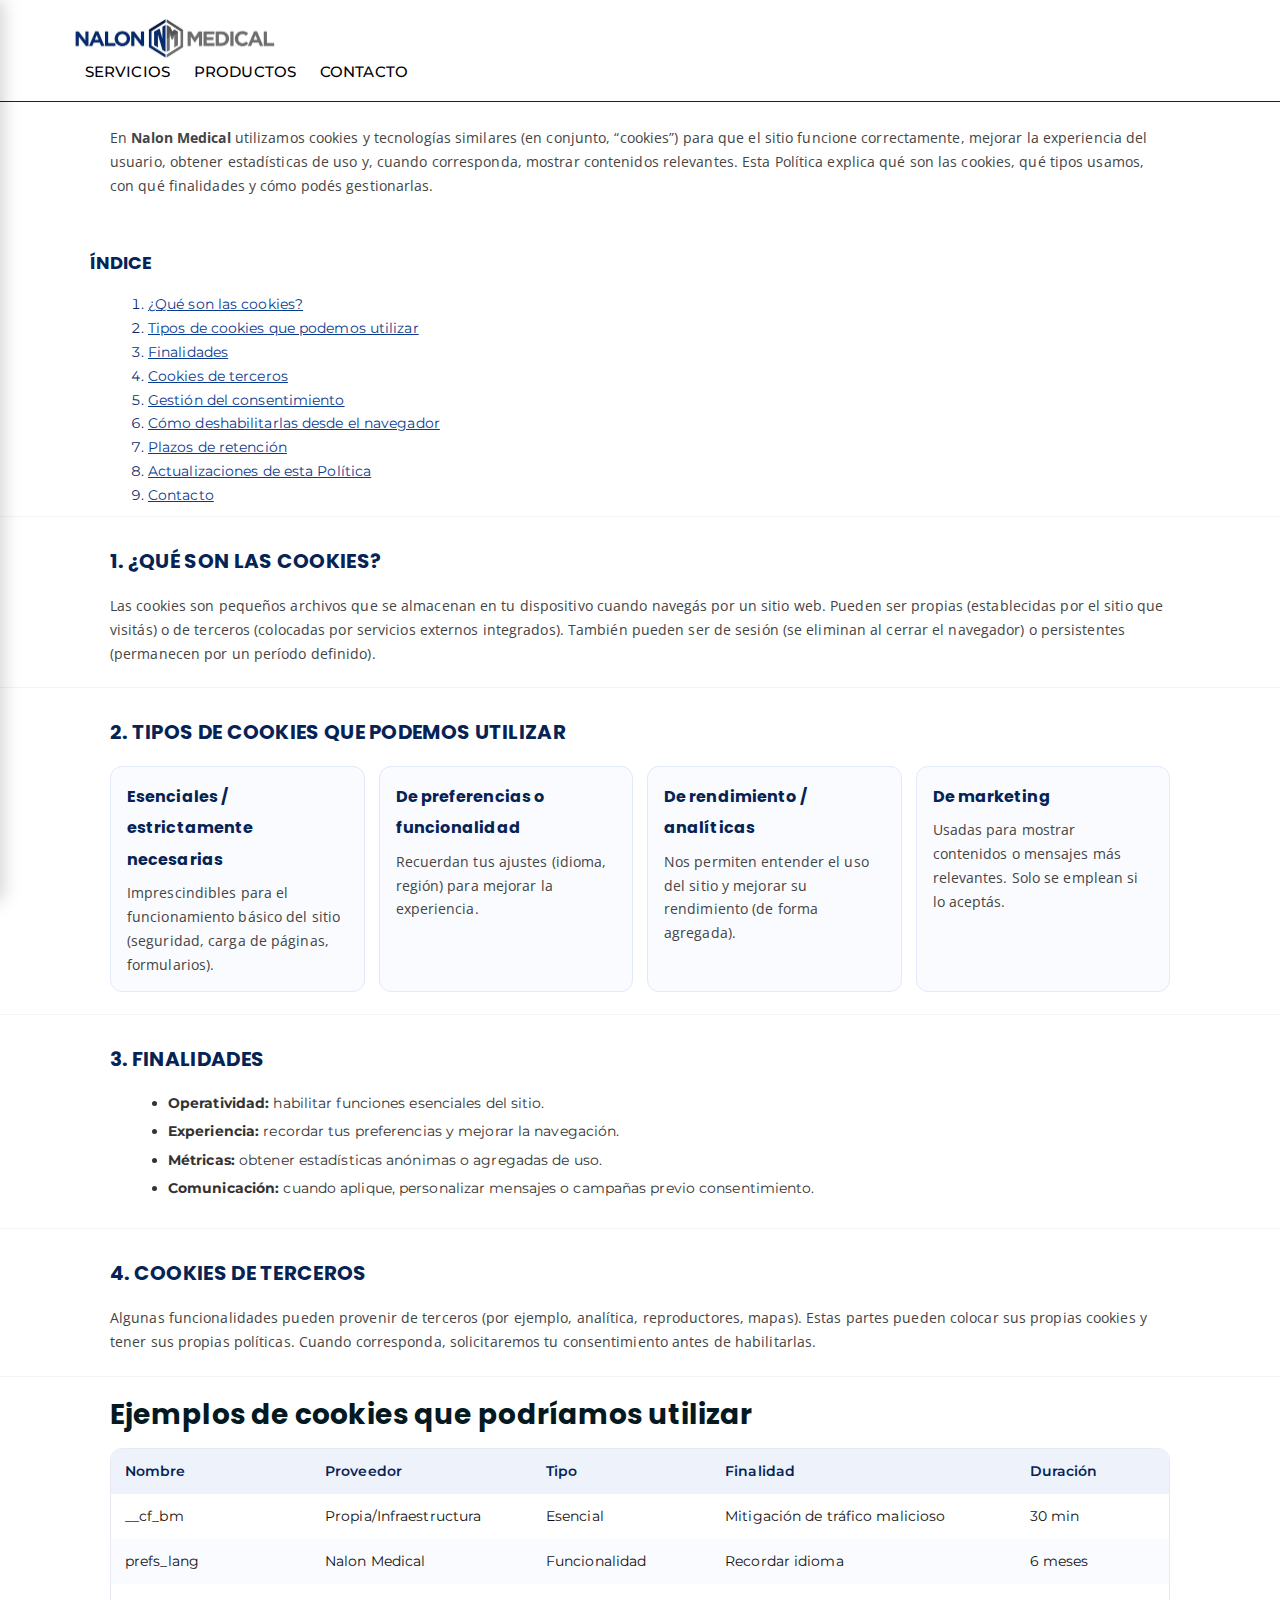
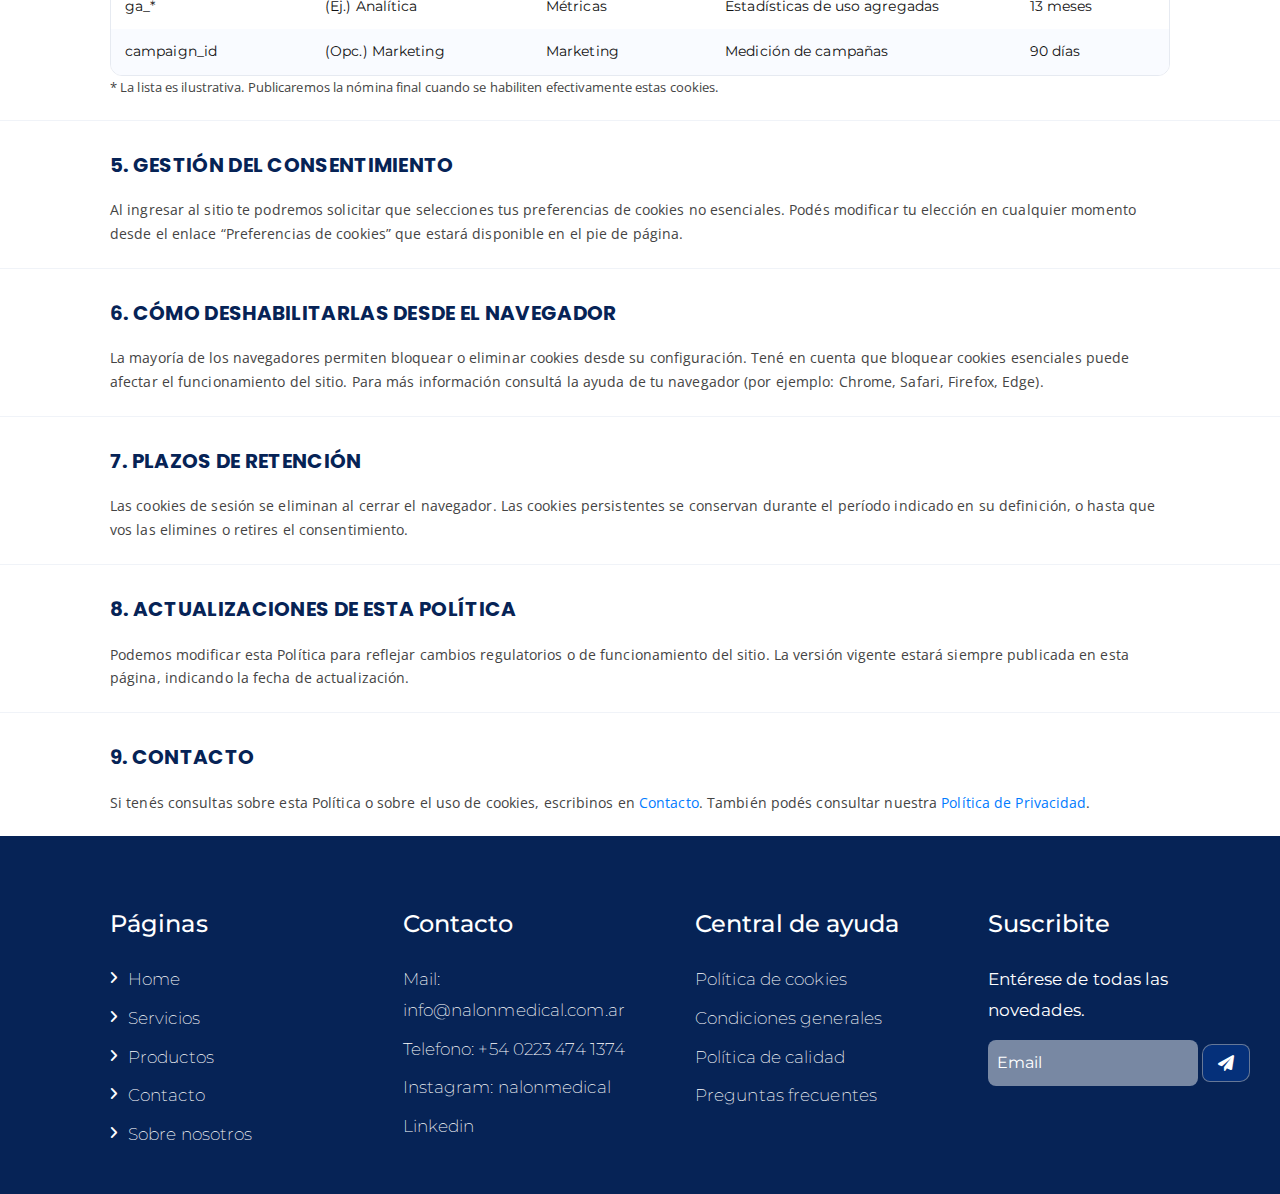
<file: cookies.html>
<!DOCTYPE html>
<html lang="es">
<head>
	<meta charset="UTF-8">
	<meta http-equiv="X-UA-Compatible" content="IE=edge">
	<meta name="viewport" content="width=device-width, initial-scale=1">
	<title>Nalon Medical</title>
	<link rel="shortcut icon" type="image/png" href="assets/img/Logo-nalon-favicon.png">
	<link href="https://fonts.googleapis.com/css?family=Open+Sans:300,400,700" rel="stylesheet">
	<link href="https://fonts.googleapis.com/css?family=Poppins:400,700&display=swap" rel="stylesheet">
	<link rel="preconnect" href="https://fonts.googleapis.com">
    <link rel="preconnect" href="https://fonts.gstatic.com" crossorigin>
    <link href="https://fonts.googleapis.com/css2?family=Playfair+Display&display=swap" rel="stylesheet">
	<link rel="preconnect" href="https://fonts.googleapis.com">
    <link rel="preconnect" href="https://fonts.gstatic.com" crossorigin>
    <link href="https://fonts.googleapis.com/css2?family=Forum&display=swap" rel="stylesheet">
	<link rel="preconnect" href="https://fonts.googleapis.com">
    <link rel="preconnect" href="https://fonts.gstatic.com" crossorigin>
    <link href="https://fonts.googleapis.com/css2?family=Anta&display=swap" rel="stylesheet">
	<link rel="preconnect" href="https://fonts.googleapis.com">
    <link rel="preconnect" href="https://fonts.gstatic.com" crossorigin>
    <link href="https://fonts.googleapis.com/css2?family=Anta&family=Merriweather+Sans:ital,wght@0,300..800;1,300..800&display=swap" rel="stylesheet">
	<link rel="preconnect" href="https://fonts.googleapis.com">
    <link rel="preconnect" href="https://fonts.gstatic.com" crossorigin>
    <link rel="preconnect" href="https://fonts.googleapis.com">
    <link rel="preconnect" href="https://fonts.gstatic.com" crossorigin>
    <link href="https://fonts.googleapis.com/css2?family=Montserrat:ital,wght@0,100..900;1,100..900&display=swap" rel="stylesheet">
    <link href="https://fonts.googleapis.com/css2?family=Kodchasan:ital,wght@0,200;0,300;0,400;0,500;0,600;0,700;1,200;1,300;1,400;1,500;1,600;1,700&display=swap" rel="stylesheet">
	<link rel="stylesheet" href="assets/bootstrap/css/bootstrap.min.css">
	<link rel="stylesheet" href="./assets/css/main.css">
	<link rel="stylesheet" href="assets/css/responsive.css">
	<link rel="stylesheet" href="https://netdna.bootstrapcdn.com/font-awesome/4.0.3/css/font-awesome.css">
	<link rel="stylesheet" href="https://cdnjs.cloudflare.com/ajax/libs/font-awesome/6.0.0-beta3/css/all.min.css">
</head>
<body>
	<div class="top-header-area" id="sticker">
		<div class="container-header">
			<div class="row-header">
				<!-- <div class="col-lg-12 col-sm-12 text-center"> -->
					<!-- <div class="main-menu-wrap"> -->
						<div class="site-logo">
							<a href="index.html">
								<img src="assets/img/Copia de Logo-nalon.jpg" alt="">
							</a>
						</div>
						<nav class="main-menu">
							<ul class="menu-list">	
                                <li class="nav-text"><a href="./about.html">SERVICIOS</a></li>
                                <li class="nav-text"><a href="./productos.html">PRODUCTOS</a></li>
                                <li class="nav-text"><a href="./contact.html">CONTACTO</a></li>
							</ul>
						</nav>
						<div class="menu-toggle" onclick="openNav()">&#9776;</div>
					<!-- </div> -->
				<!-- </div> -->
			</div>
		</div>
	</div>
	
		<!-- Slide-bar Menu -->
		<div id="mySidenav" class="sidenav">
			<div class="close-container">
				<a href="javascript:void(0)" class="closebtn" onclick="closeNav()">&times;</a>
			</div>
			<div class="links-container">
				<a href="./about.html">SOBRE NOSOTROS</a>
				<a href="./productos.html">PRODUCTOS</a>
				<a href="./unidad.html">UNIDAD DE CALIDAD</a>
				<a href="./novedades.html">NOVEDADES</a>
				<a href="./contact.html">CONTACTO</a>
				
			</div>
		</div>
	<!-- Fin Slide-bar Menu -->
    <main class="cookie-pol-main">
        <section class="cookie-pol-intro">
          <div class="cookie-pol-wrap">
            <p>
              En <strong>Nalon Medical</strong> utilizamos cookies y tecnologías similares (en conjunto, “cookies”) para
              que el sitio funcione correctamente, mejorar la experiencia del usuario, obtener estadísticas de uso y,
              cuando corresponda, mostrar contenidos relevantes. Esta Política explica qué son las cookies, qué tipos
              usamos, con qué finalidades y cómo podés gestionarlas.
            </p>
          </div>
        </section>
    
        <!-- Índice -->
        <nav class="cookie-pol-toc cookie-pol-wrap" aria-label="Índice de contenido">
          <h2>Índice</h2>
          <ol>
            <li><a href="#que-son">¿Qué son las cookies?</a></li>
            <li><a href="#tipos">Tipos de cookies que podemos utilizar</a></li>
            <li><a href="#finalidades">Finalidades</a></li>
            <li><a href="#terceros">Cookies de terceros</a></li>
            <li><a href="#gestion">Gestión del consentimiento</a></li>
            <li><a href="#deshabilitar">Cómo deshabilitarlas desde el navegador</a></li>
            <li><a href="#retencion">Plazos de retención</a></li>
            <li><a href="#actualizaciones">Actualizaciones de esta Política</a></li>
            <li><a href="#contacto">Contacto</a></li>
          </ol>
        </nav>
    
        <!-- 1 -->
        <section id="que-son" class="cookie-pol-section">
          <div class="cookie-pol-wrap">
            <h2>1. ¿Qué son las cookies?</h2>
            <p>
              Las cookies son pequeños archivos que se almacenan en tu dispositivo cuando navegás por un sitio web.
              Pueden ser propias (establecidas por el sitio que visitás) o de terceros (colocadas por servicios externos
              integrados). También pueden ser de sesión (se eliminan al cerrar el navegador) o persistentes (permanecen
              por un período definido).
            </p>
          </div>
        </section>
    
        <!-- 2 -->
        <section id="tipos" class="cookie-pol-section">
          <div class="cookie-pol-wrap">
            <h2>2. Tipos de cookies que podemos utilizar</h2>
            <div class="cookie-pol-cards">
              <article class="cookie-pol-card">
                <h3>Esenciales / estrictamente necesarias</h3>
                <p>Imprescindibles para el funcionamiento básico del sitio (seguridad, carga de páginas, formularios).</p>
              </article>
              <article class="cookie-pol-card">
                <h3>De preferencias o funcionalidad</h3>
                <p>Recuerdan tus ajustes (idioma, región) para mejorar la experiencia.</p>
              </article>
              <article class="cookie-pol-card">
                <h3>De rendimiento / analíticas</h3>
                <p>Nos permiten entender el uso del sitio y mejorar su rendimiento (de forma agregada).</p>
              </article>
              <article class="cookie-pol-card">
                <h3>De marketing</h3>
                <p>Usadas para mostrar contenidos o mensajes más relevantes. Solo se emplean si lo aceptás.</p>
              </article>
            </div>
          </div>
        </section>
    
        <!-- 3 -->
        <section id="finalidades" class="cookie-pol-section">
          <div class="cookie-pol-wrap">
            <h2>3. Finalidades</h2>
            <ul class="cookie-pol-list">
              <li><strong>Operatividad:</strong> habilitar funciones esenciales del sitio.</li>
              <li><strong>Experiencia:</strong> recordar tus preferencias y mejorar la navegación.</li>
              <li><strong>Métricas:</strong> obtener estadísticas anónimas o agregadas de uso.</li>
              <li><strong>Comunicación:</strong> cuando aplique, personalizar mensajes o campañas previo consentimiento.</li>
            </ul>
          </div>
        </section>
    
        <!-- 4 -->
        <section id="terceros" class="cookie-pol-section">
          <div class="cookie-pol-wrap">
            <h2>4. Cookies de terceros</h2>
            <p>
              Algunas funcionalidades pueden provenir de terceros (por ejemplo, analítica, reproductores, mapas).
              Estas partes pueden colocar sus propias cookies y tener sus propias políticas. Cuando corresponda,
              solicitaremos tu consentimiento antes de habilitarlas.
            </p>
          </div>
        </section>
    
        <!-- Tabla de ejemplo -->
        <section class="cookie-pol-section">
          <div class="cookie-pol-wrap">
            <h3>Ejemplos de cookies que podríamos utilizar</h3>
            <div class="cookie-pol-table">
              <div><span>Nombre</span><span>Proveedor</span><span>Tipo</span><span>Finalidad</span><span>Duración</span></div>
              <div><span>__cf_bm</span><span>Propia/Infraestructura</span><span>Esencial</span><span>Mitigación de tráfico malicioso</span><span>30 min</span></div>
              <div><span>prefs_lang</span><span>Nalon Medical</span><span>Funcionalidad</span><span>Recordar idioma</span><span>6 meses</span></div>
              <div><span>ga_*</span><span>(Ej.) Analítica</span><span>Métricas</span><span>Estadísticas de uso agregadas</span><span>13 meses</span></div>
              <div><span>campaign_id</span><span>(Opc.) Marketing</span><span>Marketing</span><span>Medición de campañas</span><span>90 días</span></div>
            </div>
            <p class="cookie-pol-note">
              * La lista es ilustrativa. Publicaremos la nómina final cuando se habiliten efectivamente estas cookies.
            </p>
          </div>
        </section>
    
        <!-- 5 -->
        <section id="gestion" class="cookie-pol-section">
          <div class="cookie-pol-wrap">
            <h2>5. Gestión del consentimiento</h2>
            <p>
              Al ingresar al sitio te podremos solicitar que selecciones tus preferencias de cookies no esenciales.
              Podés modificar tu elección en cualquier momento desde el enlace “Preferencias de cookies” que
              estará disponible en el pie de página.
            </p>
          </div>
        </section>
    
        <!-- 6 -->
        <section id="deshabilitar" class="cookie-pol-section">
          <div class="cookie-pol-wrap">
            <h2>6. Cómo deshabilitarlas desde el navegador</h2>
            <p>
              La mayoría de los navegadores permiten bloquear o eliminar cookies desde su configuración. Tené en cuenta
              que bloquear cookies esenciales puede afectar el funcionamiento del sitio. Para más información consultá la
              ayuda de tu navegador (por ejemplo: Chrome, Safari, Firefox, Edge).
            </p>
          </div>
        </section>
    
        <!-- 7 -->
        <section id="retencion" class="cookie-pol-section">
          <div class="cookie-pol-wrap">
            <h2>7. Plazos de retención</h2>
            <p>
              Las cookies de sesión se eliminan al cerrar el navegador. Las cookies persistentes se conservan durante el
              período indicado en su definición, o hasta que vos las elimines o retires el consentimiento.
            </p>
          </div>
        </section>
    
        <!-- 8 -->
        <section id="actualizaciones" class="cookie-pol-section">
          <div class="cookie-pol-wrap">
            <h2>8. Actualizaciones de esta Política</h2>
            <p>
              Podemos modificar esta Política para reflejar cambios regulatorios o de funcionamiento del sitio. La versión
              vigente estará siempre publicada en esta página, indicando la fecha de actualización.
            </p>
          </div>
        </section>
    
        <!-- 9 -->
        <section id="contacto" class="cookie-pol-section">
          <div class="cookie-pol-wrap">
            <h2>9. Contacto</h2>
            <p>
              Si tenés consultas sobre esta Política o sobre el uso de cookies, escribinos en <a href="contact.html">Contacto</a>.
              También podés consultar nuestra <a href="politica-privacidad.html">Política de Privacidad</a>.
            </p>
          </div>
        </section>
      </main>
    

	<div class="footer-area">
		<div class="container">
			<div class="row">
				<div class="col-lg-3 col-md-6">
					<div class="footer-box pages">
						<h2 class="widget-title">Páginas<i class="fa fa-chevron-down icono-footer-derecha"></i></h2>
						<ul>
							<li><a href="index.html">Home</a></li>
							<li><a href="about.html">Servicios</a></li>
							<li><a href="productos.html">Productos</a></li>
							<li><a href="contact.html">Contacto</a></li>
							<li><a href="about.html">Sobre nosotros</a></li>
						</ul>
					</div>
				</div>

				<div class="col-lg-3 col-md-6 contacto-footer">
					<div class="footer-box footer-box-contacto">
						<h2 class="widget-title-contacto">Contacto <i class="fa fa-chevron-down icono-footer-derecha"></i></h2>
						<ul>
							<li><a href="#">Mail: info@nalonmedical.com.ar</a></li>
							<li><a href="#">Telefono: +54 0223 474 1374</a></li>
							<li> <a href="#">Instagram: nalonmedical</a></li>
							<li> <a href="#">Linkedin</a></li>
						</ul>
					</div>
				</div>
				<div class="col-lg-3 col-md-6">
					<div class="footer-box footer-box-ayuda">
						<h2 class="widget-title-ayuda">Central de ayuda <i class="fa fa-chevron-down icono-footer-derecha"></i></h2>
						<ul>
							<li><a href="./cookies.html">Política de cookies</a></li>
							<li><a href="./certifiaciones.html">Condiciones generales</a></li>
							<li><a href="./politica.html" target="_blank">Política de calidad</a></li>
							<li><a href="./faq.html" target="_blank">Preguntas frecuentes</a></li>
							
						</ul>
					</div>
				</div>
				<div class="col-lg-3 col-md-6">
					<div class="footer-box subscribe">
						<h2 class="widget-title-suscribite">Suscribite <i class="fa fa-chevron-down icono-footer-derecha"></i></h2>
						<p>Entérese de todas las novedades.</p>
						<form action="https://formspree.io/f/xanwkzpl" method="POST" class="subscribe-form">
							<input type="email" name="email" placeholder="Email" required>
							<button type="submit" class="suscribe-button">
								<i class="fa-solid fa-paper-plane"></i>
							</button>
						</form>
					</div>
				</div>
			</div>
		</div>
	</div>	
	
	<!-- jquery -->
	<script src="https://code.jquery.com/jquery-3.6.0.min.js"></script>
	<!-- main js -->
	<script src="./assets/js/main.js"></script>
</body>
</html>
</file>
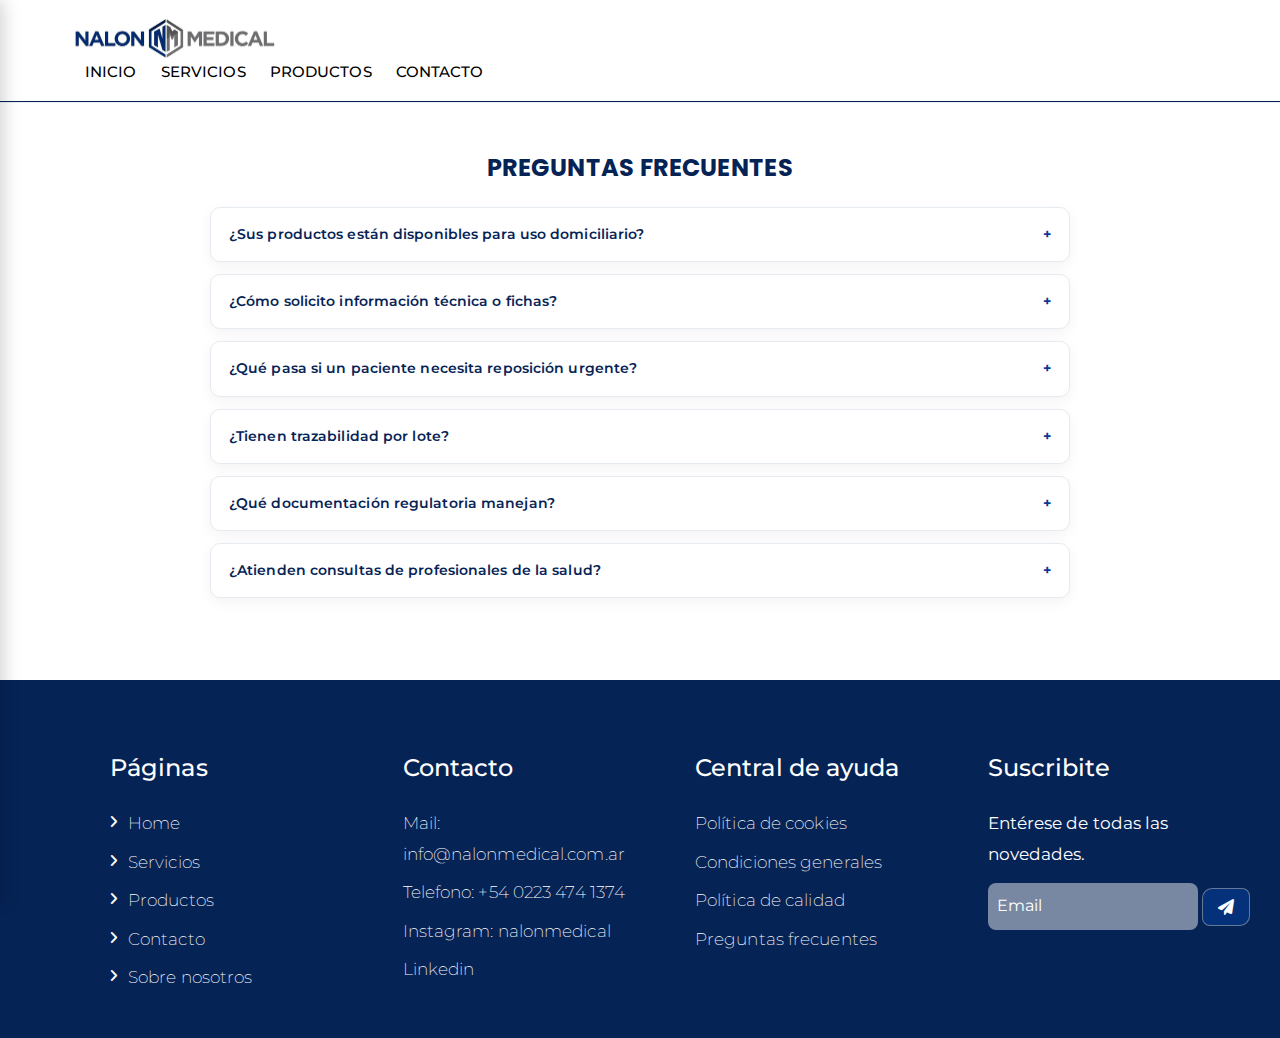
<file: faq.html>
<!DOCTYPE html>
<html lang="es">
    <head>
		<meta charset="UTF-8">
		<meta http-equiv="X-UA-Compatible" content="IE=edge">
		<meta name="viewport" content="width=device-width, initial-scale=1">
		<title>Nalon Medical</title>
		<link rel="shortcut icon" type="image/png" href="assets/img/Logo-nalon-favicon.png">
		<link href="https://fonts.googleapis.com/css?family=Open+Sans:300,400,700" rel="stylesheet">
		<link href="https://fonts.googleapis.com/css?family=Poppins:400,700&display=swap" rel="stylesheet">
		<link rel="preconnect" href="https://fonts.googleapis.com">
		<link rel="preconnect" href="https://fonts.gstatic.com" crossorigin>
		<link href="https://fonts.googleapis.com/css2?family=Playfair+Display&display=swap" rel="stylesheet">
		<link rel="preconnect" href="https://fonts.googleapis.com">
		<link rel="preconnect" href="https://fonts.gstatic.com" crossorigin>
		<link href="https://fonts.googleapis.com/css2?family=Forum&display=swap" rel="stylesheet">
		<link rel="preconnect" href="https://fonts.googleapis.com">
		<link rel="preconnect" href="https://fonts.gstatic.com" crossorigin>
		<link href="https://fonts.googleapis.com/css2?family=Anta&display=swap" rel="stylesheet">
		<link rel="preconnect" href="https://fonts.googleapis.com">
		<link rel="preconnect" href="https://fonts.gstatic.com" crossorigin>
		<link href="https://fonts.googleapis.com/css2?family=Anta&family=Merriweather+Sans:ital,wght@0,300..800;1,300..800&display=swap" rel="stylesheet">
		<link rel="preconnect" href="https://fonts.googleapis.com">
		<link rel="preconnect" href="https://fonts.gstatic.com" crossorigin>
		<link rel="preconnect" href="https://fonts.googleapis.com">
		<link rel="preconnect" href="https://fonts.gstatic.com" crossorigin>
		<link href="https://fonts.googleapis.com/css2?family=Montserrat:ital,wght@0,100..900;1,100..900&display=swap" rel="stylesheet">
		<link href="https://fonts.googleapis.com/css2?family=Kodchasan:ital,wght@0,200;0,300;0,400;0,500;0,600;0,700;1,200;1,300;1,400;1,500;1,600;1,700&display=swap" rel="stylesheet">
		<link rel="stylesheet" href="assets/bootstrap/css/bootstrap.min.css">
		<link rel="stylesheet" href="./assets/css/main.css">
		<link rel="stylesheet" href="assets/css/responsive.css">
		<link rel="stylesheet" href="https://netdna.bootstrapcdn.com/font-awesome/4.0.3/css/font-awesome.css">
		<link rel="stylesheet" href="https://cdnjs.cloudflare.com/ajax/libs/font-awesome/6.0.0-beta3/css/all.min.css">
    </head>
<body>
	<div class="top-header-area" id="sticker">
		<div class="container-header">
			<div class="row-header">
				<div class="site-logo">
					<a href="index.html">
						<img src="assets/img/Copia de Logo-nalon.jpg" alt="">
					</a>
				</div>
				    <nav class="main-menu">
					  <ul class="menu-list">	
						<li class="nav-text"><a href="./index.html">INICIO</a></li>
                        <li class="nav-text"><a href="./services.html">SERVICIOS</a></li>
                        <li class="nav-text"><a href="./productos.html">PRODUCTOS</a></li>
                        <li class="nav-text"><a href="./contact.html">CONTACTO</a></li>
					  </ul>
				    </nav>
				<div class="menu-toggle" onclick="openNav()">&#9776;</div>
			</div>
		</div>
	</div>
		<!-- Slide-bar Menu -->
		<div id="sidenavOverlay" class="sidenav-overlay" onclick="closeNav()"></div>

		<!-- Sidenav -->
		<div id="mySidenav" class="sidenav" role="dialog" aria-modal="true" aria-hidden="true" aria-labelledby="sidenavTitle" tabindex="-1">
		  <div class="sidenav-header">
			<span id="sidenavTitle" class="sidenav-title">Menú</span>
			<button class="closebtn" type="button" aria-label="Cerrar menú" onclick="closeNav()">&times;</button>
		  </div>
		
		  <nav class="links-container" role="navigation">
			<a href="./index.html">INICIO</a>
			<a href="./services.html">SERVICIOS</a>
			<a href="./productos.html">PRODUCTOS</a>
			<a href="./about.html">SOBRE NOSOTROS</a>
			<a href="./contact.html">CONTACTO</a>
		  </nav>
		</div>
	<!-- Fin Slide-bar Menu -->

    <section class="faq-dial">
        <div class="faq-dial-wrap">
          <h2 class="faq-dial-title">PREGUNTAS FRECUENTES</h2>
      
          <details class="faq-dial-item">
            <summary>¿Sus productos están disponibles para uso domiciliario?</summary>
            <p>Sí. Las soluciones y dispositivos están orientados a terapias domiciliarias, con instrucciones claras y soporte técnico.</p>
          </details>
      
          <details class="faq-dial-item">
            <summary>¿Cómo solicito información técnica o fichas?</summary>
            <p>Podés escribirnos desde <a href="contact.html">Contacto</a>. A medida que se obtienen registros, publicamos documentación descargable.</p>
          </details>
      
          <details class="faq-dial-item">
            <summary>¿Qué pasa si un paciente necesita reposición urgente?</summary>
            <p>Trabajamos con planificación de consumo y logística previsible. Ante urgencias, priorizamos coordinación con el equipo tratante.</p>
          </details>
      
          <details class="faq-dial-item">
            <summary>¿Tienen trazabilidad por lote?</summary>
            <p>Sí. Mantenemos registro de lotes y vencimientos para asegurar seguimiento y retiros si fueran necesarios.</p>
          </details>
      
          <details class="faq-dial-item">
            <summary>¿Qué documentación regulatoria manejan?</summary>
            <p>Conforme se obtienen las habilitaciones, publicamos los números de registro y fichas técnicas asociadas.</p>
          </details>
      
          <details class="faq-dial-item">
            <summary>¿Atienden consultas de profesionales de la salud?</summary>
            <p>Sí, disponemos de un canal técnico. Escribinos por <a href="contact.html">Contacto</a> y te respondemos a la brevedad.</p>
          </details>
        </div>
      </section>

	<!-- footer -->
	<div class="footer-area">
		<div class="container">
			<div class="row">
				<div class="col-lg-3 col-md-6">
					<div class="footer-box pages">
						<h2 class="widget-title">Páginas<i class="fa fa-chevron-down icono-footer-derecha"></i></h2>
						<ul>
							<li><a href="index.html">Home</a></li>
							<li><a href="about.html">Servicios</a></li>
							<li><a href="productos.html">Productos</a></li>
							<li><a href="contact.html">Contacto</a></li>
							<li><a href="about.html">Sobre nosotros</a></li>
						</ul>
					</div>
				</div>

				<div class="col-lg-3 col-md-6 contacto-footer">
					<div class="footer-box footer-box-contacto">
						<h2 class="widget-title-contacto">Contacto <i class="fa fa-chevron-down icono-footer-derecha"></i></h2>
						<ul>
							<li><a href="#">Mail: info@nalonmedical.com.ar</a></li>
							<li><a href="#">Telefono: +54 0223 474 1374</a></li>
							<li> <a href="#">Instagram: nalonmedical</a></li>
							<li> <a href="#">Linkedin</a></li>
						</ul>
					</div>
				</div>
				<div class="col-lg-3 col-md-6">
					<div class="footer-box footer-box-ayuda">
						<h2 class="widget-title-ayuda">Central de ayuda <i class="fa fa-chevron-down icono-footer-derecha"></i></h2>
						<ul>
							<li><a href="./cookies.html">Política de cookies</a></li>
							<li><a href="./certifiaciones.html">Condiciones generales</a></li>
							<li><a href="./politica.html" >Política de calidad</a></li>
							<li><a href="./faq.html" >Preguntas frecuentes</a></li>
							
						</ul>
					</div>
				</div>
				<div class="col-lg-3 col-md-6">
					<div class="footer-box subscribe">
						<h2 class="widget-title-suscribite">Suscribite <i class="fa fa-chevron-down icono-footer-derecha"></i></h2>
						<p>Entérese de todas las novedades.</p>
						<form action="https://formspree.io/f/xanwkzpl" method="POST" class="subscribe-form">
							<input type="email" name="email" placeholder="Email" required>
							<button type="submit" class="suscribe-button">
								<i class="fa-solid fa-paper-plane"></i>
							</button>
						</form>
					</div>
				</div>
			</div>
		</div>
	</div>	
	<!-- end footer -->
	<!-- jquery -->
	<script src="https://code.jquery.com/jquery-3.6.0.min.js"></script>
	<!-- main js -->
	<script src="./assets/js/main.js"></script>
</body>
</html>
</file>
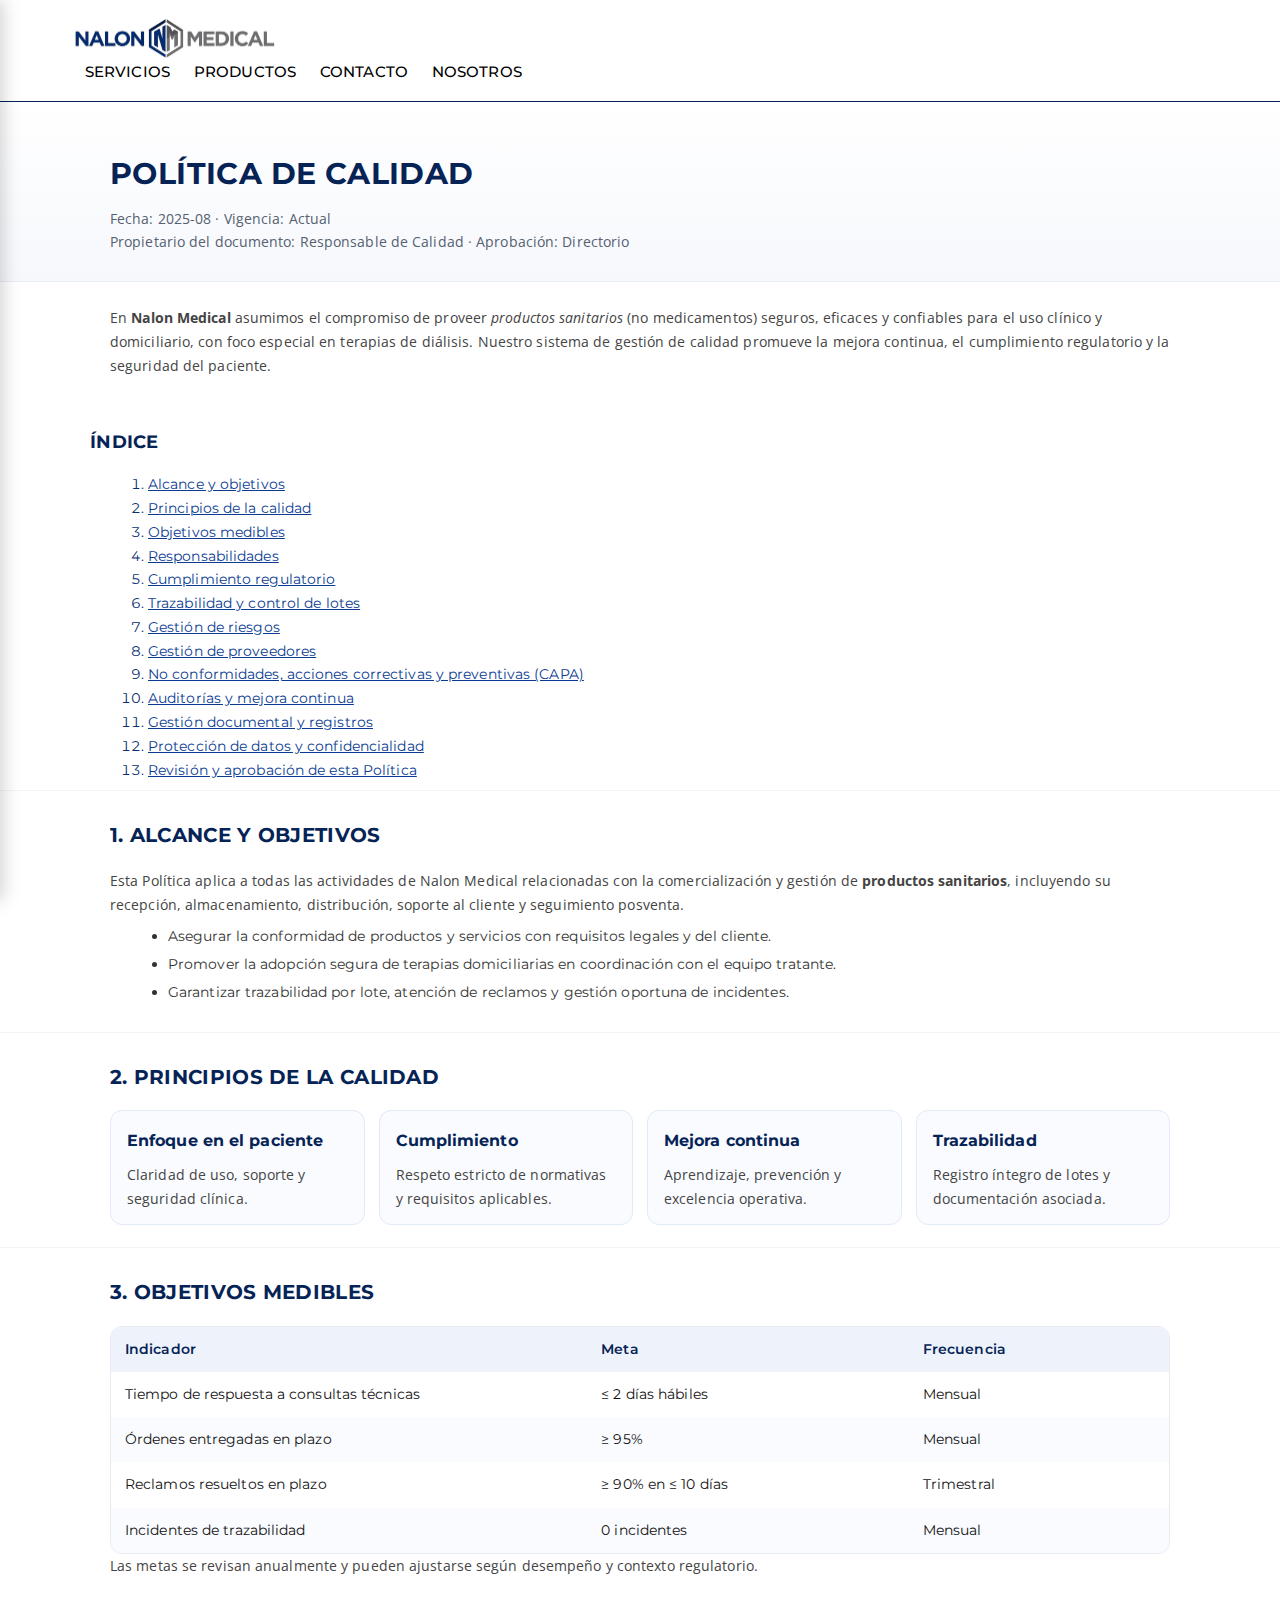
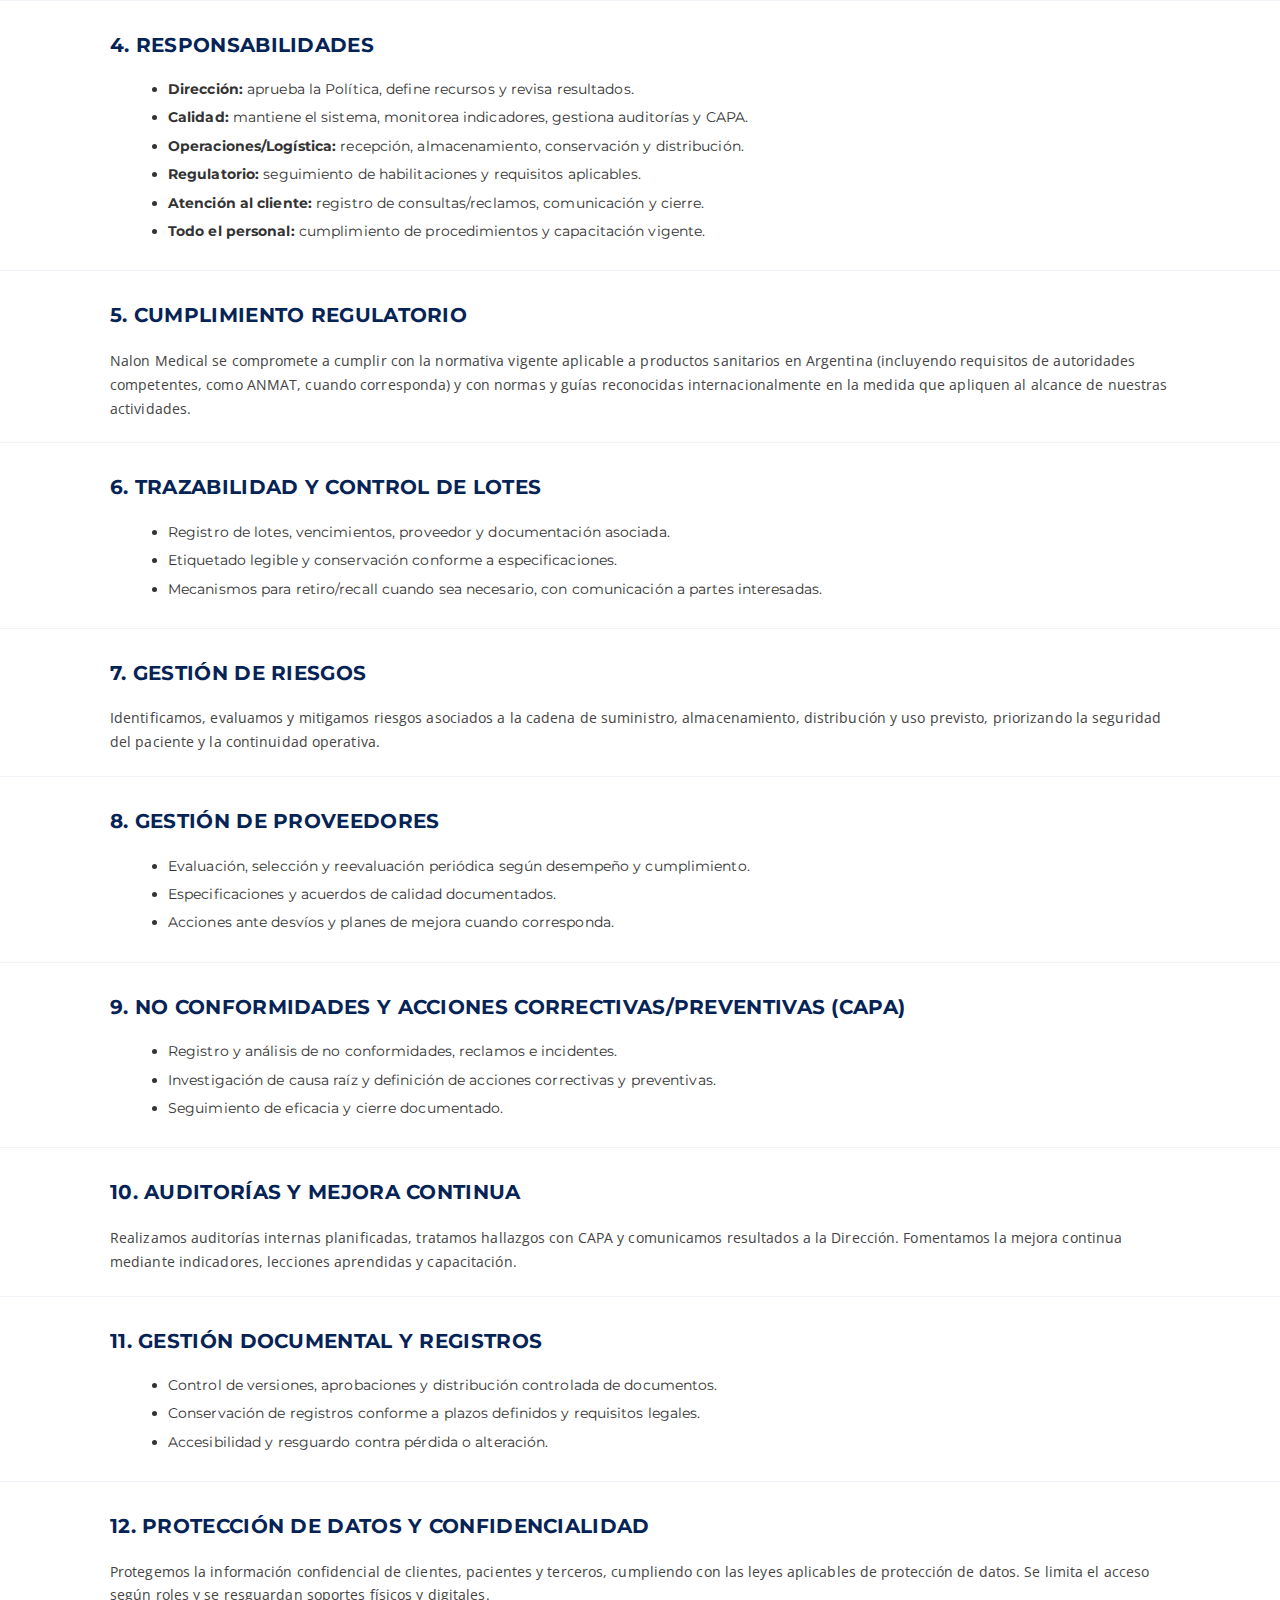
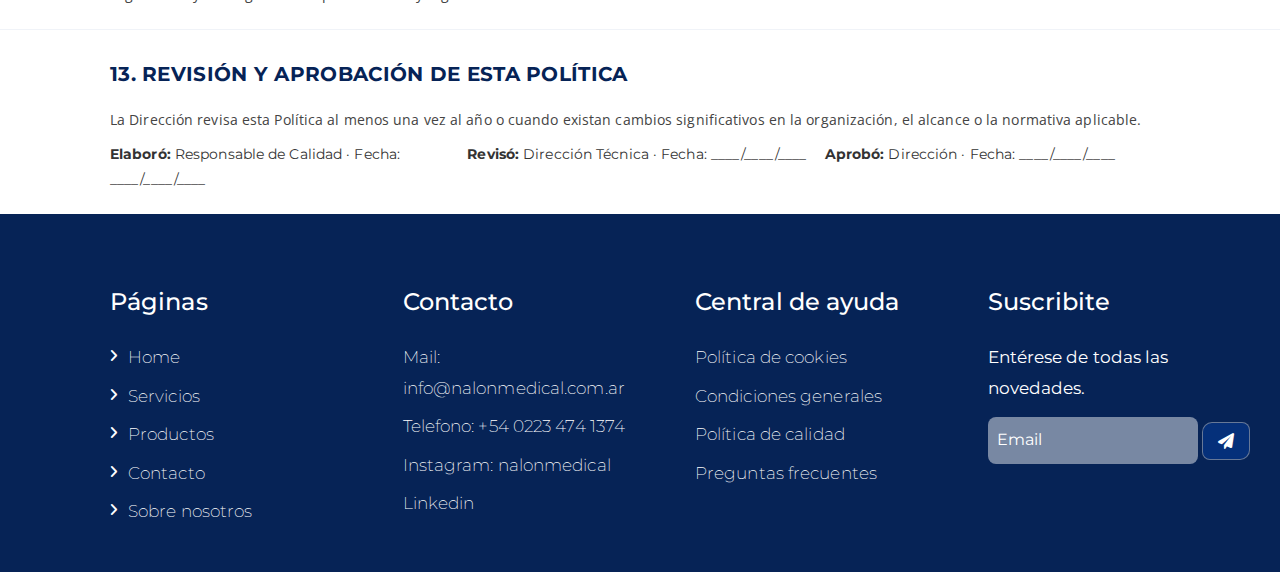
<file: politica.html>
<!DOCTYPE html>
<html lang="es">
<head>
	<meta charset="UTF-8">
	<meta http-equiv="X-UA-Compatible" content="IE=edge">
	<meta name="viewport" content="width=device-width, initial-scale=1">
	<title>Nalon Medical</title>
	<link rel="shortcut icon" type="image/png" href="assets/img/Logo-nalon-favicon.png">
	<link href="https://fonts.googleapis.com/css?family=Open+Sans:300,400,700" rel="stylesheet">
	<link href="https://fonts.googleapis.com/css?family=Poppins:400,700&display=swap" rel="stylesheet">
	<link rel="preconnect" href="https://fonts.googleapis.com">
    <link rel="preconnect" href="https://fonts.gstatic.com" crossorigin>
    <link href="https://fonts.googleapis.com/css2?family=Playfair+Display&display=swap" rel="stylesheet">
	<link rel="preconnect" href="https://fonts.googleapis.com">
    <link rel="preconnect" href="https://fonts.gstatic.com" crossorigin>
    <link href="https://fonts.googleapis.com/css2?family=Forum&display=swap" rel="stylesheet">
	<link rel="preconnect" href="https://fonts.googleapis.com">
    <link rel="preconnect" href="https://fonts.gstatic.com" crossorigin>
    <link href="https://fonts.googleapis.com/css2?family=Anta&display=swap" rel="stylesheet">
	<link rel="preconnect" href="https://fonts.googleapis.com">
    <link rel="preconnect" href="https://fonts.gstatic.com" crossorigin>
    <link href="https://fonts.googleapis.com/css2?family=Anta&family=Merriweather+Sans:ital,wght@0,300..800;1,300..800&display=swap" rel="stylesheet">
	<link rel="preconnect" href="https://fonts.googleapis.com">
    <link rel="preconnect" href="https://fonts.gstatic.com" crossorigin>
    <link rel="preconnect" href="https://fonts.googleapis.com">
    <link rel="preconnect" href="https://fonts.gstatic.com" crossorigin>
    <link href="https://fonts.googleapis.com/css2?family=Montserrat:ital,wght@0,100..900;1,100..900&display=swap" rel="stylesheet">
    <link href="https://fonts.googleapis.com/css2?family=Kodchasan:ital,wght@0,200;0,300;0,400;0,500;0,600;0,700;1,200;1,300;1,400;1,500;1,600;1,700&display=swap" rel="stylesheet">
	<link rel="stylesheet" href="assets/bootstrap/css/bootstrap.min.css">
	<link rel="stylesheet" href="./assets/css/main.css">
	<link rel="stylesheet" href="assets/css/responsive.css">
	<link rel="stylesheet" href="https://netdna.bootstrapcdn.com/font-awesome/4.0.3/css/font-awesome.css">
	<link rel="stylesheet" href="https://cdnjs.cloudflare.com/ajax/libs/font-awesome/6.0.0-beta3/css/all.min.css">
</head>
<body>
	<div class="top-header-area" id="sticker">
		<div class="container-header">
			<div class="row-header">
				<div class="site-logo">
					<a href="index.html">
						<img src="assets/img/Copia de Logo-nalon.jpg" alt="">
					</a>
				</div>
				    <nav class="main-menu">
					  <ul class="menu-list">	
                        <li class="nav-text"><a href="./services.html">SERVICIOS</a></li>
                        <li class="nav-text"><a href="./productos.html">PRODUCTOS</a></li>
                        <li class="nav-text"><a href="./contact.html">CONTACTO</a></li>
                        <li class="nav-text"><a href="./about.html">NOSOTROS</a></li>
					  </ul>
				    </nav>
				<div class="menu-toggle" onclick="openNav()">&#9776;</div>
			</div>
		</div>
	</div>
	
		<!-- Slide-bar Menu -->
		<div id="sidenavOverlay" class="sidenav-overlay" onclick="closeNav()"></div>

		<!-- Sidenav -->
		<div id="mySidenav" class="sidenav" role="dialog" aria-modal="true" aria-hidden="true" aria-labelledby="sidenavTitle" tabindex="-1">
		  <div class="sidenav-header">
			<span id="sidenavTitle" class="sidenav-title">Menú</span>
			<button class="closebtn" type="button" aria-label="Cerrar menú" onclick="closeNav()">&times;</button>
		  </div>
		
		  <nav class="links-container" role="navigation">
			<a href="./index.html">INICIO</a>
			<a href="./services.html">SERVICIOS</a>
			<a href="./productos.html">PRODUCTOS</a>
			<a href="./about.html">SOBRE NOSOTROS</a>
			<a href="./contact.html">CONTACTO</a>
		  </nav>
		</div>
	<!-- Fin Slide-bar Menu -->

<header class="qc-head">
    <div class="qc-wrap">
      <h1>Política de Calidad</h1>
      <p class="qc-meta">
        Fecha: 2025-08 · Vigencia: Actual<br>
        Propietario del documento: Responsable de Calidad · Aprobación: Directorio
      </p>
    </div>
  </header>

  <main class="qc-main">
    <section class="qc-intro">
      <div class="qc-wrap">
        <p>
          En <strong>Nalon Medical</strong> asumimos el compromiso de proveer <em>productos sanitarios</em> (no medicamentos)
          seguros, eficaces y confiables para el uso clínico y domiciliario, con foco especial en terapias de diálisis.
          Nuestro sistema de gestión de calidad promueve la mejora continua, el cumplimiento regulatorio y la seguridad del paciente.
        </p>
      </div>
    </section>

    <!-- Índice -->
    <nav class="qc-toc qc-wrap" aria-label="Índice de contenido">
      <h2>Índice</h2>
      <ol>
        <li><a href="#alcance">Alcance y objetivos</a></li>
        <li><a href="#principios">Principios de la calidad</a></li>
        <li><a href="#objetivos">Objetivos medibles</a></li>
        <li><a href="#responsabilidades">Responsabilidades</a></li>
        <li><a href="#regulatorio">Cumplimiento regulatorio</a></li>
        <li><a href="#trazabilidad">Trazabilidad y control de lotes</a></li>
        <li><a href="#riesgos">Gestión de riesgos</a></li>
        <li><a href="#proveedores">Gestión de proveedores</a></li>
        <li><a href="#capas">No conformidades, acciones correctivas y preventivas (CAPA)</a></li>
        <li><a href="#auditorias">Auditorías y mejora continua</a></li>
        <li><a href="#documentos">Gestión documental y registros</a></li>
        <li><a href="#datos">Protección de datos y confidencialidad</a></li>
        <li><a href="#revision">Revisión y aprobación de esta Política</a></li>
      </ol>
    </nav>

    <!-- 1 Alcance -->
    <section id="alcance" class="qc-section">
      <div class="qc-wrap">
        <h2>1. Alcance y objetivos</h2>
        <p>
          Esta Política aplica a todas las actividades de Nalon Medical relacionadas con la
          comercialización y gestión de <strong>productos sanitarios</strong>, incluyendo su recepción,
          almacenamiento, distribución, soporte al cliente y seguimiento posventa.
        </p>
        <ul class="qc-list">
          <li>Asegurar la conformidad de productos y servicios con requisitos legales y del cliente.</li>
          <li>Promover la adopción segura de terapias domiciliarias en coordinación con el equipo tratante.</li>
          <li>Garantizar trazabilidad por lote, atención de reclamos y gestión oportuna de incidentes.</li>
        </ul>
      </div>
    </section>

    <!-- 2 Principios -->
    <section id="principios" class="qc-section">
      <div class="qc-wrap">
        <h2>2. Principios de la calidad</h2>
        <div class="qc-cards">
          <article class="qc-card"><h3>Enfoque en el paciente</h3><p>Claridad de uso, soporte y seguridad clínica.</p></article>
          <article class="qc-card"><h3>Cumplimiento</h3><p>Respeto estricto de normativas y requisitos aplicables.</p></article>
          <article class="qc-card"><h3>Mejora continua</h3><p>Aprendizaje, prevención y excelencia operativa.</p></article>
          <article class="qc-card"><h3>Trazabilidad</h3><p>Registro íntegro de lotes y documentación asociada.</p></article>
        </div>
      </div>
    </section>

    <!-- 3 Objetivos -->
    <section id="objetivos" class="qc-section">
      <div class="qc-wrap">
        <h2>3. Objetivos medibles</h2>
        <div class="qc-table">
          <div><span>Indicador</span><span>Meta</span><span>Frecuencia</span></div>
          <div><span>Tiempo de respuesta a consultas técnicas</span><span>≤ 2 días hábiles</span><span>Mensual</span></div>
          <div><span>Órdenes entregadas en plazo</span><span>≥ 95%</span><span>Mensual</span></div>
          <div><span>Reclamos resueltos en plazo</span><span>≥ 90% en ≤ 10 días</span><span>Trimestral</span></div>
          <div><span>Incidentes de trazabilidad</span><span>0 incidentes</span><span>Mensual</span></div>
        </div>
        <p class="qc-note">Las metas se revisan anualmente y pueden ajustarse según desempeño y contexto regulatorio.</p>
      </div>
    </section>

    <!-- 4 Responsabilidades -->
    <section id="responsabilidades" class="qc-section">
      <div class="qc-wrap">
        <h2>4. Responsabilidades</h2>
        <ul class="qc-list">
          <li><strong>Dirección:</strong> aprueba la Política, define recursos y revisa resultados.</li>
          <li><strong>Calidad:</strong> mantiene el sistema, monitorea indicadores, gestiona auditorías y CAPA.</li>
          <li><strong>Operaciones/Logística:</strong> recepción, almacenamiento, conservación y distribución.</li>
          <li><strong>Regulatorio:</strong> seguimiento de habilitaciones y requisitos aplicables.</li>
          <li><strong>Atención al cliente:</strong> registro de consultas/reclamos, comunicación y cierre.</li>
          <li><strong>Todo el personal:</strong> cumplimiento de procedimientos y capacitación vigente.</li>
        </ul>
      </div>
    </section>

    <!-- 5 Cumplimiento regulatorio -->
    <section id="regulatorio" class="qc-section">
      <div class="qc-wrap">
        <h2>5. Cumplimiento regulatorio</h2>
        <p>
          Nalon Medical se compromete a cumplir con la normativa vigente aplicable a productos sanitarios en Argentina
          (incluyendo requisitos de autoridades competentes, como ANMAT, cuando corresponda) y con normas y guías
          reconocidas internacionalmente en la medida que apliquen al alcance de nuestras actividades.
        </p>
      </div>
    </section>

    <!-- 6 Trazabilidad -->
    <section id="trazabilidad" class="qc-section">
      <div class="qc-wrap">
        <h2>6. Trazabilidad y control de lotes</h2>
        <ul class="qc-list">
          <li>Registro de lotes, vencimientos, proveedor y documentación asociada.</li>
          <li>Etiquetado legible y conservación conforme a especificaciones.</li>
          <li>Mecanismos para retiro/recall cuando sea necesario, con comunicación a partes interesadas.</li>
        </ul>
      </div>
    </section>

    <!-- 7 Riesgos -->
    <section id="riesgos" class="qc-section">
      <div class="qc-wrap">
        <h2>7. Gestión de riesgos</h2>
        <p>
          Identificamos, evaluamos y mitigamos riesgos asociados a la cadena de suministro, almacenamiento,
          distribución y uso previsto, priorizando la seguridad del paciente y la continuidad operativa.
        </p>
      </div>
    </section>

    <!-- 8 Proveedores -->
    <section id="proveedores" class="qc-section">
      <div class="qc-wrap">
        <h2>8. Gestión de proveedores</h2>
        <ul class="qc-list">
          <li>Evaluación, selección y reevaluación periódica según desempeño y cumplimiento.</li>
          <li>Especificaciones y acuerdos de calidad documentados.</li>
          <li>Acciones ante desvíos y planes de mejora cuando corresponda.</li>
        </ul>
      </div>
    </section>

    <!-- 9 CAPA -->
    <section id="capas" class="qc-section">
      <div class="qc-wrap">
        <h2>9. No conformidades y acciones correctivas/preventivas (CAPA)</h2>
        <ul class="qc-list">
          <li>Registro y análisis de no conformidades, reclamos e incidentes.</li>
          <li>Investigación de causa raíz y definición de acciones correctivas y preventivas.</li>
          <li>Seguimiento de eficacia y cierre documentado.</li>
        </ul>
      </div>
    </section>

    <!-- 10 Auditorías -->
    <section id="auditorias" class="qc-section">
      <div class="qc-wrap">
        <h2>10. Auditorías y mejora continua</h2>
        <p>
          Realizamos auditorías internas planificadas, tratamos hallazgos con CAPA y comunicamos resultados a la Dirección.
          Fomentamos la mejora continua mediante indicadores, lecciones aprendidas y capacitación.
        </p>
      </div>
    </section>

    <!-- 11 Documentos -->
    <section id="documentos" class="qc-section">
      <div class="qc-wrap">
        <h2>11. Gestión documental y registros</h2>
        <ul class="qc-list">
          <li>Control de versiones, aprobaciones y distribución controlada de documentos.</li>
          <li>Conservación de registros conforme a plazos definidos y requisitos legales.</li>
          <li>Accesibilidad y resguardo contra pérdida o alteración.</li>
        </ul>
      </div>
    </section>

    <!-- 12 Datos -->
    <section id="datos" class="qc-section">
      <div class="qc-wrap">
        <h2>12. Protección de datos y confidencialidad</h2>
        <p>
          Protegemos la información confidencial de clientes, pacientes y terceros, cumpliendo con las leyes aplicables
          de protección de datos. Se limita el acceso según roles y se resguardan soportes físicos y digitales.
        </p>
      </div>
    </section>

    <!-- 13 Revisión -->
    <section id="revision" class="qc-section">
      <div class="qc-wrap">
        <h2>13. Revisión y aprobación de esta Política</h2>
        <p>
          La Dirección revisa esta Política al menos una vez al año o cuando existan cambios significativos
          en la organización, el alcance o la normativa aplicable.
        </p>
        <div class="qc-approvals">
          <div><strong>Elaboró:</strong> Responsable de Calidad · Fecha: ____/____/____</div>
          <div><strong>Revisó:</strong> Dirección Técnica · Fecha: ____/____/____</div>
          <div><strong>Aprobó:</strong> Dirección · Fecha: ____/____/____</div>
        </div>
      </div>
    </section>

    <!-- 14 Control de cambios -->
  </main>
	<div class="footer-area">
		<div class="container">
			<div class="row">
				<div class="col-lg-3 col-md-6">
					<div class="footer-box pages">
						<h2 class="widget-title">Páginas<i class="fa fa-chevron-down icono-footer-derecha"></i></h2>
						<ul>
							<li><a href="index.html">Home</a></li>
							<li><a href="about.html">Servicios</a></li>
							<li><a href="productos.html">Productos</a></li>
							<li><a href="contact.html">Contacto</a></li>
							<li><a href="about.html">Sobre nosotros</a></li>
						</ul>
					</div>
				</div>

				<div class="col-lg-3 col-md-6 contacto-footer">
					<div class="footer-box footer-box-contacto">
						<h2 class="widget-title-contacto">Contacto <i class="fa fa-chevron-down icono-footer-derecha"></i></h2>
						<ul>
							<li><a href="#">Mail: info@nalonmedical.com.ar</a></li>
							<li><a href="#">Telefono: +54 0223 474 1374</a></li>
							<li> <a href="#">Instagram: nalonmedical</a></li>
							<li> <a href="#">Linkedin</a></li>
						</ul>
					</div>
				</div>
				<div class="col-lg-3 col-md-6">
					<div class="footer-box footer-box-ayuda">
						<h2 class="widget-title-ayuda">Central de ayuda <i class="fa fa-chevron-down icono-footer-derecha"></i></h2>
						<ul>
							<li><a href="./cookies.html">Política de cookies</a></li>
							<li><a href="./certifiaciones.html">Condiciones generales</a></li>
							<li><a href="./politica.html" >Política de calidad</a></li>
							<li><a href="./faq.html" >Preguntas frecuentes</a></li>
							
						</ul>
					</div>
				</div>
				<div class="col-lg-3 col-md-6">
					<div class="footer-box subscribe">
						<h2 class="widget-title-suscribite">Suscribite <i class="fa fa-chevron-down icono-footer-derecha"></i></h2>
						<p>Entérese de todas las novedades.</p>
						<form action="https://formspree.io/f/xanwkzpl" method="POST" class="subscribe-form">
							<input type="email" name="email" placeholder="Email" required>
							<button type="submit" class="suscribe-button">
								<i class="fa-solid fa-paper-plane"></i>
							</button>
						</form>
					</div>
				</div>
			</div>
		</div>
	</div>
	
	<!-- jquery -->
	<script src="https://code.jquery.com/jquery-3.6.0.min.js"></script>
	<!-- main js -->
	<script src="./assets/js/main.js"></script>
</body>
</html>
</file>
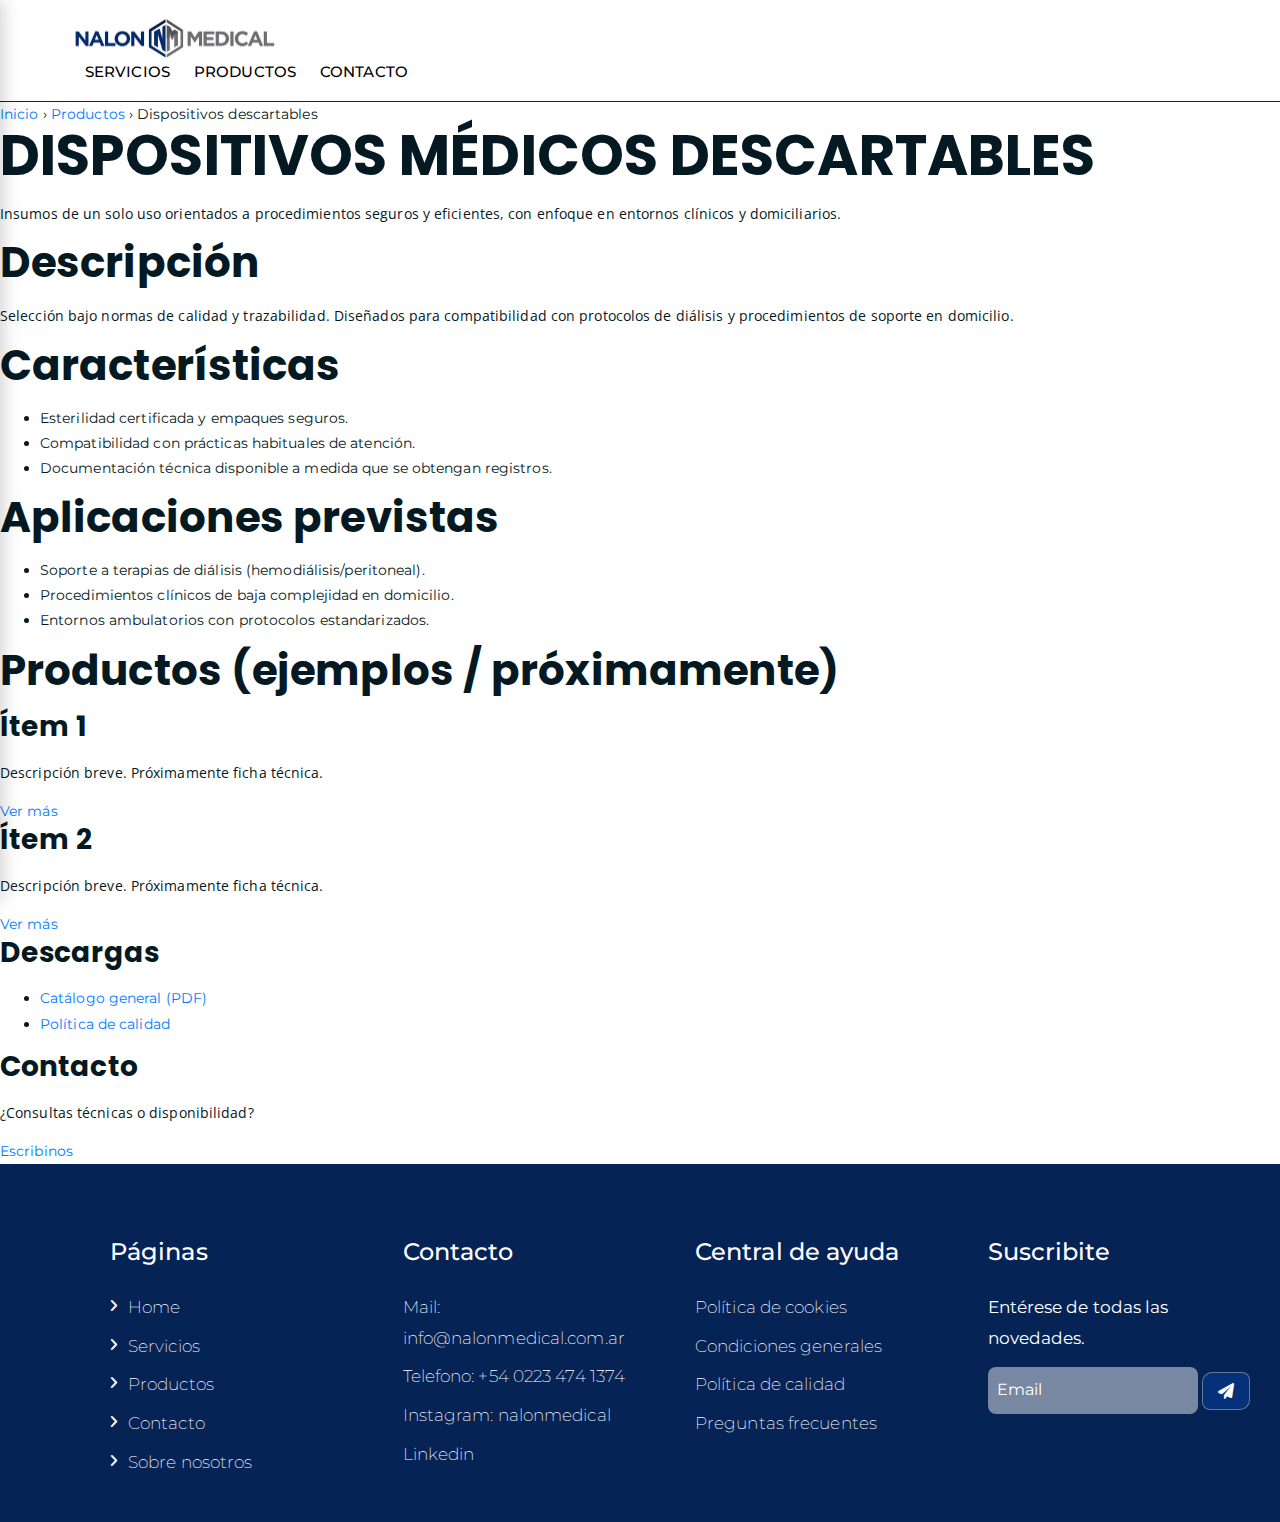
<file: prod-descartables.html>
<!DOCTYPE html>
<html lang="es">
    <head>
      <meta charset="UTF-8">
      <meta http-equiv="X-UA-Compatible" content="IE=edge">
      <meta name="viewport" content="width=device-width, initial-scale=1">
      <title>Nalon Medical</title>
      <link rel="shortcut icon" type="image/png" href="assets/img/Logo-nalon-favicon.png">
      <link href="https://fonts.googleapis.com/css?family=Open+Sans:300,400,700" rel="stylesheet">
      <link href="https://fonts.googleapis.com/css?family=Poppins:400,700&display=swap" rel="stylesheet">
      <link rel="preconnect" href="https://fonts.googleapis.com">
        <link rel="preconnect" href="https://fonts.gstatic.com" crossorigin>
        <link href="https://fonts.googleapis.com/css2?family=Playfair+Display&display=swap" rel="stylesheet">
      <link rel="preconnect" href="https://fonts.googleapis.com">
        <link rel="preconnect" href="https://fonts.gstatic.com" crossorigin>
        <link href="https://fonts.googleapis.com/css2?family=Forum&display=swap" rel="stylesheet">
      <link rel="preconnect" href="https://fonts.googleapis.com">
        <link rel="preconnect" href="https://fonts.gstatic.com" crossorigin>
        <link href="https://fonts.googleapis.com/css2?family=Anta&display=swap" rel="stylesheet">
      <link rel="preconnect" href="https://fonts.googleapis.com">
        <link rel="preconnect" href="https://fonts.gstatic.com" crossorigin>
        <link href="https://fonts.googleapis.com/css2?family=Anta&family=Merriweather+Sans:ital,wght@0,300..800;1,300..800&display=swap" rel="stylesheet">
      <link rel="preconnect" href="https://fonts.googleapis.com">
        <link rel="preconnect" href="https://fonts.gstatic.com" crossorigin>
        <link rel="preconnect" href="https://fonts.googleapis.com">
        <link rel="preconnect" href="https://fonts.gstatic.com" crossorigin>
        <link href="https://fonts.googleapis.com/css2?family=Montserrat:ital,wght@0,100..900;1,100..900&display=swap" rel="stylesheet">
        <link href="https://fonts.googleapis.com/css2?family=Kodchasan:ital,wght@0,200;0,300;0,400;0,500;0,600;0,700;1,200;1,300;1,400;1,500;1,600;1,700&display=swap" rel="stylesheet">
      <link rel="stylesheet" href="assets/bootstrap/css/bootstrap.min.css">
      <link rel="stylesheet" href="./assets/css/main.css">
      <link rel="stylesheet" href="assets/css/responsive.css">
      <link rel="stylesheet" href="https://netdna.bootstrapcdn.com/font-awesome/4.0.3/css/font-awesome.css">
      <link rel="stylesheet" href="https://cdnjs.cloudflare.com/ajax/libs/font-awesome/6.0.0-beta3/css/all.min.css">
    </head>
<body>
	<div class="top-header-area" id="sticker">
		<div class="container-header">
			<div class="row-header">
						<div class="site-logo">
							<a href="index.html">
								<img src="assets/img/Copia de Logo-nalon.jpg" alt="">
							</a>
						</div>
						<nav class="main-menu">
							<ul class="menu-list">	
                <li class="nav-text"><a href="./about.html">SERVICIOS</a></li>
                <li class="nav-text"><a href="./productos.html">PRODUCTOS</a></li>
                <li class="nav-text"><a href="./contact.html">CONTACTO</a></li>
							</ul>
						</nav>
						<div class="menu-toggle" onclick="openNav()">&#9776;</div>
			</div>
		</div>
	</div>
		<!-- Slide-bar Menu -->
		<div id="sidenavOverlay" class="sidenav-overlay" onclick="closeNav()"></div>

		<!-- Sidenav -->
		<div id="mySidenav" class="sidenav" role="dialog" aria-modal="true" aria-hidden="true" aria-labelledby="sidenavTitle" tabindex="-1">
		  <div class="sidenav-header">
			<span id="sidenavTitle" class="sidenav-title">Menú</span>
			<button class="closebtn" type="button" aria-label="Cerrar menú" onclick="closeNav()">&times;</button>
		  </div>
		
		  <nav class="links-container" role="navigation">
			<a href="./index.html">INICIO</a>
			<a href="./about.html">SERVICIOS</a>
			<a href="./productos.html">PRODUCTOS</a>
			<a href="./about.html">SOBRE NOSOTROS</a>
			<a href="./contact.html">CONTACTO</a>
		  </nav>
		</div>
	<!-- Fin Slide-bar Menu -->
  
	<!-- end header -->
    <section class="pdetail-dial-hero">
        <div class="pdetail-dial-container">
          <nav class="pdetail-dial-breadcrumb">
            <a href="/">Inicio</a> › <a href="./productos.html">Productos</a> › <span>Dispositivos descartables</span>
          </nav>
          <h1>DISPOSITIVOS MÉDICOS DESCARTABLES</h1>
          <p class="pdetail-dial-lead">
            Insumos de un solo uso orientados a procedimientos seguros y eficientes, con enfoque en entornos clínicos y domiciliarios.
          </p>
        </div>
      </section>
      
      <section class="pdetail-dial-body">
        <div class="pdetail-dial-container">
          <div class="pdetail-dial-layout">
            <!-- Contenido principal -->
            <main class="pdetail-dial-main">
              <section class="pdetail-dial-block">
                <h2>Descripción</h2>
                <p>
                  Selección bajo normas de calidad y trazabilidad. Diseñados para compatibilidad con protocolos de diálisis
                  y procedimientos de soporte en domicilio.
                </p>
              </section>
      
              <section class="pdetail-dial-block">
                <h2>Características</h2>
                <ul class="pdetail-dial-list">
                  <li>Esterilidad certificada y empaques seguros.</li>
                  <li>Compatibilidad con prácticas habituales de atención.</li>
                  <li>Documentación técnica disponible a medida que se obtengan registros.</li>
                </ul>
              </section>
      
              <section class="pdetail-dial-block">
                <h2>Aplicaciones previstas</h2>
                <ul class="pdetail-dial-list">
                  <li>Soporte a terapias de diálisis (hemodiálisis/peritoneal).</li>
                  <li>Procedimientos clínicos de baja complejidad en domicilio.</li>
                  <li>Entornos ambulatorios con protocolos estandarizados.</li>
                </ul>
              </section>
      
              <!-- Grilla de items (cuando haya productos específicos) -->
              <section class="pdetail-dial-block">
                <h2>Productos (ejemplos / próximamente)</h2>
                <div class="pdetail-dial-grid">
                  <article class="pdetail-dial-item">
                    <h3>Ítem 1</h3>
                    <p>Descripción breve. Próximamente ficha técnica.</p>
                    <a href="#" class="pdetail-dial-btn">Ver más</a>
                  </article>
                  <article class="pdetail-dial-item">
                    <h3>Ítem 2</h3>
                    <p>Descripción breve. Próximamente ficha técnica.</p>
                    <a href="#" class="pdetail-dial-btn">Ver más</a>
                  </article>
                </div>
              </section>
            </main>
      
            <!-- Lateral -->
            <aside class="pdetail-dial-aside">
              <div class="pdetail-dial-box">
                <h3>Descargas</h3>
                <ul class="pdetail-dial-links">
                  <li><a href="#" target="_blank" rel="noopener">Catálogo general (PDF)</a></li>
                  <li><a href="#" target="_blank" rel="noopener">Política de calidad</a></li>
                  <!-- <li><a href="docs/descartables-ficha.pdf" target="_blank">Ficha técnica</a></li> -->
                </ul>
              </div>
      
              <div class="pdetail-dial-box">
                <h3>Contacto</h3>
                <p>¿Consultas técnicas o disponibilidad?</p>
                <a href="/contacto.html" class="pdetail-dial-btn pdetail-dial-btn--sec">Escribinos</a>
              </div>
            </aside>
          </div>
        </div>
      </section>
      
      
	<!-- footer -->
	<div class="footer-area">
		<div class="container">
			<div class="row">
				<div class="col-lg-3 col-md-6">
					<div class="footer-box pages">
						<h2 class="widget-title">Páginas<i class="fa fa-chevron-down icono-footer-derecha"></i></h2>
						<ul>
							<li><a href="index.html">Home</a></li>
							<li><a href="about.html">Servicios</a></li>
							<li><a href="productos.html">Productos</a></li>
							<li><a href="contact.html">Contacto</a></li>
							<li><a href="about.html">Sobre nosotros</a></li>
						</ul>
					</div>
				</div>

				<div class="col-lg-3 col-md-6 contacto-footer">
					<div class="footer-box footer-box-contacto">
						<h2 class="widget-title-contacto">Contacto <i class="fa fa-chevron-down icono-footer-derecha"></i></h2>
						<ul>
							<li><a href="#">Mail: info@nalonmedical.com.ar</a></li>
							<li><a href="#">Telefono: +54 0223 474 1374</a></li>
							<li> <a href="#">Instagram: nalonmedical</a></li>
							<li> <a href="#">Linkedin</a></li>
						</ul>
					</div>
				</div>
				<div class="col-lg-3 col-md-6">
					<div class="footer-box footer-box-ayuda">
						<h2 class="widget-title-ayuda">Central de ayuda <i class="fa fa-chevron-down icono-footer-derecha"></i></h2>
						<ul>
							<li><a href="./cookies.html">Política de cookies</a></li>
							<li><a href="./certifiaciones.html">Condiciones generales</a></li>
							<li><a href="./politica.html" >Política de calidad</a></li>
							<li><a href="./faq.html" >Preguntas frecuentes</a></li>
							
						</ul>
					</div>
				</div>
				<div class="col-lg-3 col-md-6">
					<div class="footer-box subscribe">
						<h2 class="widget-title-suscribite">Suscribite <i class="fa fa-chevron-down icono-footer-derecha"></i></h2>
						<p>Entérese de todas las novedades.</p>
						<form action="https://formspree.io/f/xanwkzpl" method="POST" class="subscribe-form">
							<input type="email" name="email" placeholder="Email" required>
							<button type="submit" class="suscribe-button">
								<i class="fa-solid fa-paper-plane"></i>
							</button>
						</form>
					</div>
				</div>
			</div>
		</div>
	</div>
	<!-- end footer -->
	<!-- jquery -->
	<script src="https://code.jquery.com/jquery-3.6.0.min.js"></script>
	<!-- main js -->
	<script src="./assets/js/main.js"></script>
</body>
</html>
</file>
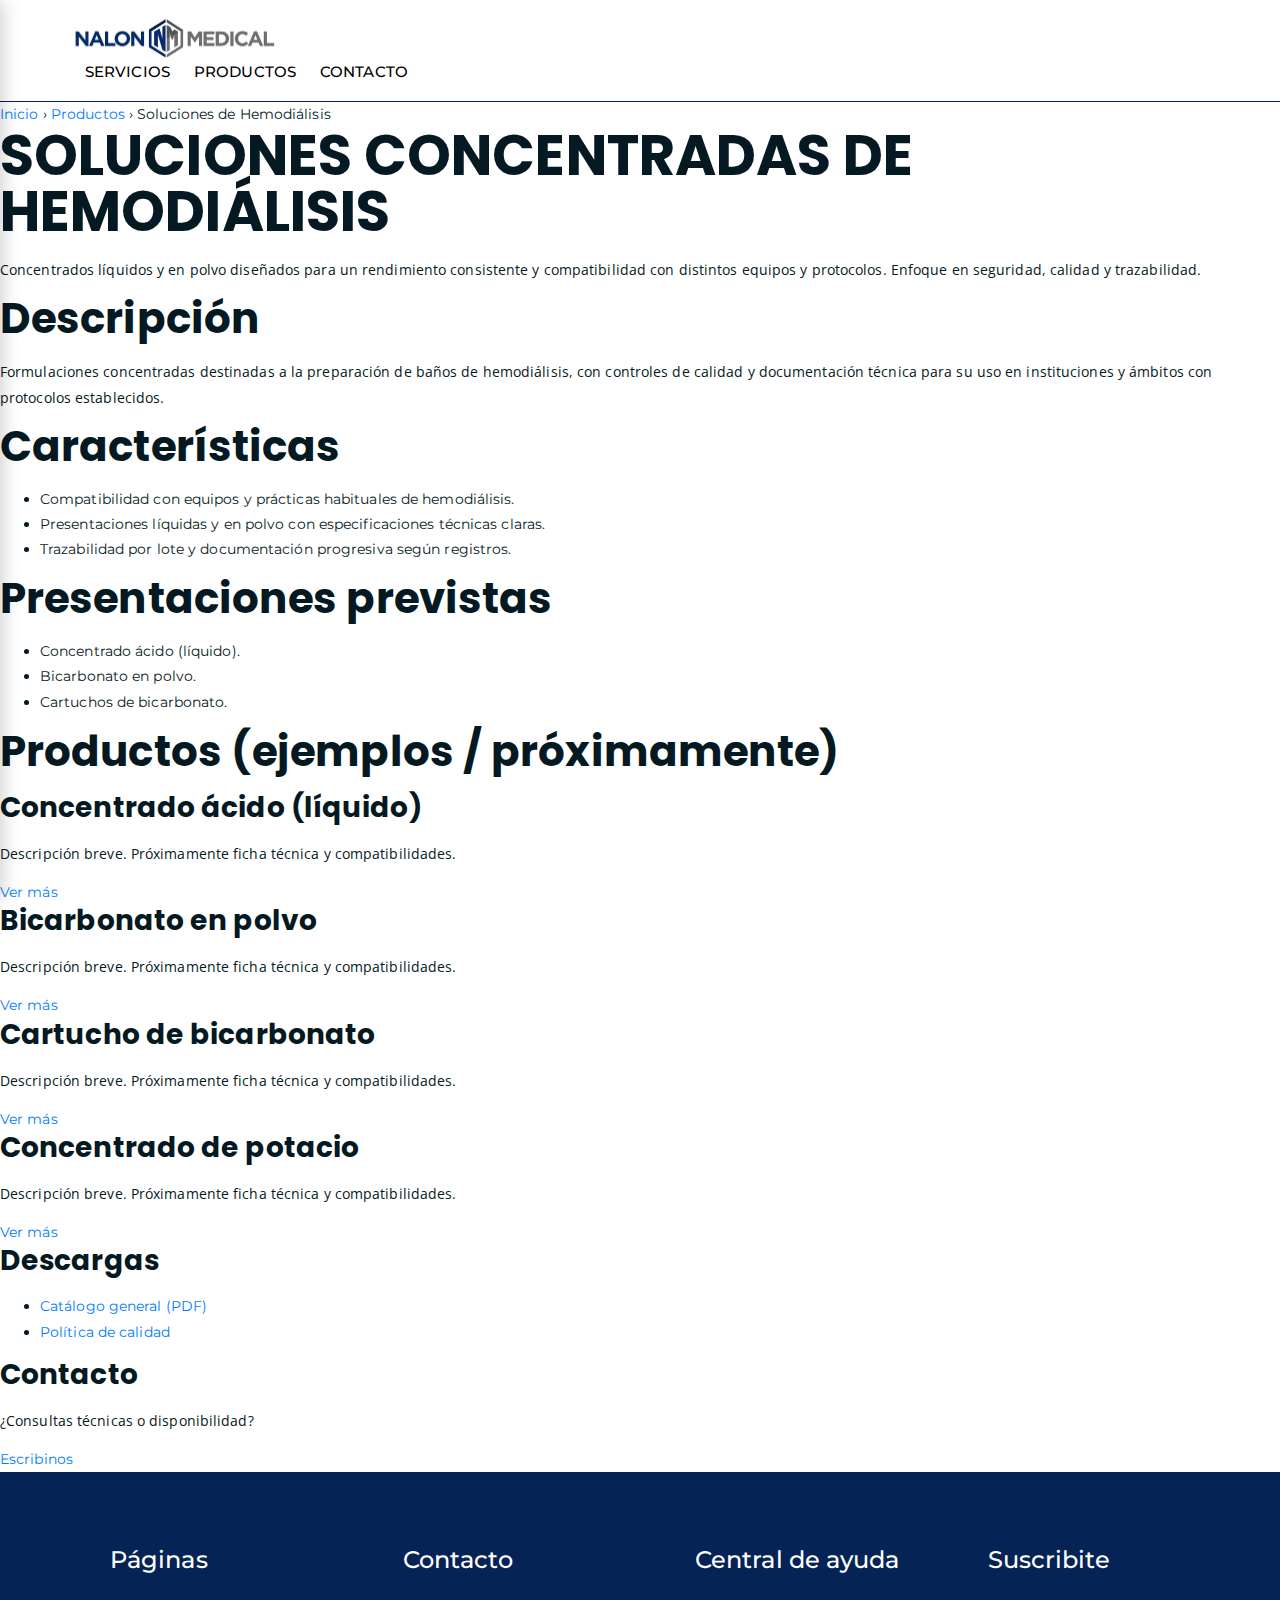
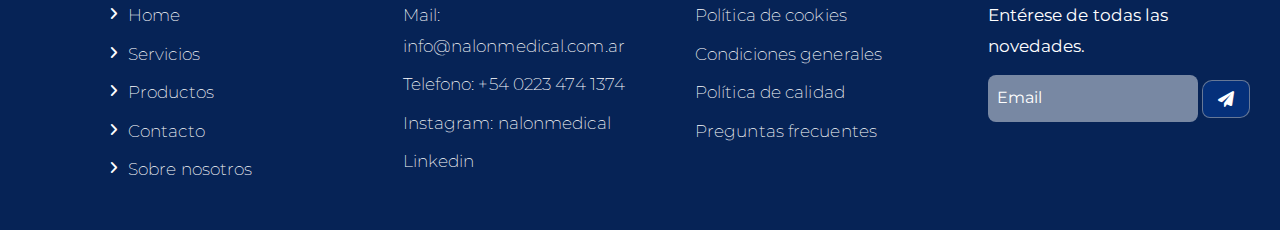
<file: prod-hemodialisis.html>
<!DOCTYPE html>
<html lang="es">
    <head>
      <meta charset="UTF-8">
      <meta http-equiv="X-UA-Compatible" content="IE=edge">
      <meta name="viewport" content="width=device-width, initial-scale=1">
      <title>Nalon Medical</title>
      <link rel="shortcut icon" type="image/png" href="assets/img/Logo-nalon-favicon.png">
      <link href="https://fonts.googleapis.com/css?family=Open+Sans:300,400,700" rel="stylesheet">
      <link href="https://fonts.googleapis.com/css?family=Poppins:400,700&display=swap" rel="stylesheet">
      <link rel="preconnect" href="https://fonts.googleapis.com">
        <link rel="preconnect" href="https://fonts.gstatic.com" crossorigin>
        <link href="https://fonts.googleapis.com/css2?family=Playfair+Display&display=swap" rel="stylesheet">
      <link rel="preconnect" href="https://fonts.googleapis.com">
        <link rel="preconnect" href="https://fonts.gstatic.com" crossorigin>
        <link href="https://fonts.googleapis.com/css2?family=Forum&display=swap" rel="stylesheet">
      <link rel="preconnect" href="https://fonts.googleapis.com">
        <link rel="preconnect" href="https://fonts.gstatic.com" crossorigin>
        <link href="https://fonts.googleapis.com/css2?family=Anta&display=swap" rel="stylesheet">
      <link rel="preconnect" href="https://fonts.googleapis.com">
        <link rel="preconnect" href="https://fonts.gstatic.com" crossorigin>
        <link href="https://fonts.googleapis.com/css2?family=Anta&family=Merriweather+Sans:ital,wght@0,300..800;1,300..800&display=swap" rel="stylesheet">
      <link rel="preconnect" href="https://fonts.googleapis.com">
        <link rel="preconnect" href="https://fonts.gstatic.com" crossorigin>
        <link rel="preconnect" href="https://fonts.googleapis.com">
        <link rel="preconnect" href="https://fonts.gstatic.com" crossorigin>
        <link href="https://fonts.googleapis.com/css2?family=Montserrat:ital,wght@0,100..900;1,100..900&display=swap" rel="stylesheet">
        <link href="https://fonts.googleapis.com/css2?family=Kodchasan:ital,wght@0,200;0,300;0,400;0,500;0,600;0,700;1,200;1,300;1,400;1,500;1,600;1,700&display=swap" rel="stylesheet">
      <link rel="stylesheet" href="assets/bootstrap/css/bootstrap.min.css">
      <link rel="stylesheet" href="./assets/css/main.css">
      <link rel="stylesheet" href="assets/css/responsive.css">
      <link rel="stylesheet" href="https://netdna.bootstrapcdn.com/font-awesome/4.0.3/css/font-awesome.css">
      <link rel="stylesheet" href="https://cdnjs.cloudflare.com/ajax/libs/font-awesome/6.0.0-beta3/css/all.min.css">
    </head>
<body>
	<div class="top-header-area" id="sticker">
		<div class="container-header">
			<div class="row-header">
						<div class="site-logo">
							<a href="index.html">
								<img src="assets/img/Copia de Logo-nalon.jpg" alt="">
							</a>
						</div>
						<nav class="main-menu">
							<ul class="menu-list">	
                                <li class="nav-text"><a href="./about.html">SERVICIOS</a></li>
                                <li class="nav-text"><a href="./productos.html">PRODUCTOS</a></li>
                                <li class="nav-text"><a href="./contact.html">CONTACTO</a></li>
							</ul>
						</nav>
						<div class="menu-toggle" onclick="openNav()">&#9776;</div>
			</div>
		</div>
	</div>
		<!-- Slide-bar Menu -->
		<div id="mySidenav" class="sidenav">
			<div class="close-container">
				<a href="javascript:void(0)" class="closebtn" onclick="closeNav()">&times;</a>
			</div>
			<div class="links-container">
				<a href="./about.html">SOBRE NOSOTROS</a>
				<a href="./productos.html">PRODUCTOS</a>
				<a href="./unidad.html">UNIDAD DE CALIDAD</a>
				<a href="./contact.html">CONTACTO</a>
			</div>
		</div>
	<!-- end header -->
      <!-- HERO -->
      <section class="pdetail-dial-hero">
        <div class="pdetail-dial-container">
          <nav class="pdetail-dial-breadcrumb">
            <a href="index.html">Inicio</a> › <a href="productos.html">Productos</a> › <span>Soluciones de Hemodiálisis</span>
          </nav>
          <h1>SOLUCIONES CONCENTRADAS DE HEMODIÁLISIS</h1>
          <p class="pdetail-dial-lead">
            Concentrados líquidos y en polvo diseñados para un rendimiento consistente y compatibilidad con distintos
            equipos y protocolos. Enfoque en seguridad, calidad y trazabilidad.
          </p>
        </div>
      </section>
    
      <!-- CUERPO -->
      <section class="pdetail-dial-body">
        <div class="pdetail-dial-container">
          <div class="pdetail-dial-layout">
            <!-- MAIN -->
            <main class="pdetail-dial-main">
              <section class="pdetail-dial-block">
                <h2>Descripción</h2>
                <p>
                  Formulaciones concentradas destinadas a la preparación de baños de hemodiálisis, con controles de
                  calidad y documentación técnica para su uso en instituciones y ámbitos con protocolos establecidos.
                </p>
              </section>
    
              <section class="pdetail-dial-block">
                <h2>Características</h2>
                <ul class="pdetail-dial-list">
                  <li>Compatibilidad con equipos y prácticas habituales de hemodiálisis.</li>
                  <li>Presentaciones líquidas y en polvo con especificaciones técnicas claras.</li>
                  <li>Trazabilidad por lote y documentación progresiva según registros.</li>
                </ul>
              </section>
    
              <section class="pdetail-dial-block">
                <h2>Presentaciones previstas</h2>
                <ul class="pdetail-dial-list">
                  <li>Concentrado ácido (líquido).</li>
                  <li>Bicarbonato en polvo.</li>
                  <li>Cartuchos de bicarbonato.</li>
                </ul>
              </section>
    
              <!-- GRID de productos (placeholders) -->
              <section class="pdetail-dial-block">
                <h2>Productos (ejemplos / próximamente)</h2>
                <div class="pdetail-dial-grid">
                  <article class="pdetail-dial-item">
                    <h3>Concentrado ácido (líquido)</h3>
                    <p>Descripción breve. Próximamente ficha técnica y compatibilidades.</p>
                    <a href="#" class="pdetail-dial-btn">Ver más</a>
                  </article>
                  <article class="pdetail-dial-item">
                    <h3>Bicarbonato en polvo</h3>
                    <p>Descripción breve. Próximamente ficha técnica y compatibilidades.</p>
                    <a href="#" class="pdetail-dial-btn">Ver más</a>
                  </article>
                  <article class="pdetail-dial-item">
                    <h3>Cartucho de bicarbonato</h3>
                    <p>Descripción breve. Próximamente ficha técnica y compatibilidades.</p>
                    <a href="#" class="pdetail-dial-btn">Ver más</a>
                  </article>
                  <article class="pdetail-dial-item">
                    <h3>Concentrado de potacio</h3>
                    <p>Descripción breve. Próximamente ficha técnica y compatibilidades.</p>
                    <a href="#" class="pdetail-dial-btn">Ver más</a>
                  </article>
                </div>
              </section>
            </main>
    
            <!-- ASIDE -->
            <aside class="pdetail-dial-aside">
              <div class="pdetail-dial-box">
                <h3>Descargas</h3>
                <ul class="pdetail-dial-links">
                  <li><a href="#" target="_blank" rel="noopener">Catálogo general (PDF)</a></li>
                  <li><a href="#" target="_blank" rel="noopener">Política de calidad</a></li>
                  <!-- <li><a href="docs/hemodialisis-ficha.pdf" target="_blank">Ficha técnica</a></li> -->
                </ul>
              </div>
    
              <div class="pdetail-dial-box">
                <h3>Contacto</h3>
                <p>¿Consultas técnicas o disponibilidad?</p>
                <a href="contact.html" class="pdetail-dial-btn pdetail-dial-btn--sec">Escribinos</a>
              </div>
            </aside>
          </div>
        </div>
      </section>
      
	<!-- footer -->
	<div class="footer-area">
		<div class="container">
			<div class="row">
				<div class="col-lg-3 col-md-6">
					<div class="footer-box pages">
						<h2 class="widget-title">Páginas<i class="fa fa-chevron-down icono-footer-derecha"></i></h2>
						<ul>
							<li><a href="index.html">Home</a></li>
							<li><a href="about.html">Servicios</a></li>
							<li><a href="productos.html">Productos</a></li>
							<li><a href="contact.html">Contacto</a></li>
							<li><a href="about.html">Sobre nosotros</a></li>
						</ul>
					</div>
				</div>

				<div class="col-lg-3 col-md-6 contacto-footer">
					<div class="footer-box footer-box-contacto">
						<h2 class="widget-title-contacto">Contacto <i class="fa fa-chevron-down icono-footer-derecha"></i></h2>
						<ul>
							<li><a href="#">Mail: info@nalonmedical.com.ar</a></li>
							<li><a href="#">Telefono: +54 0223 474 1374</a></li>
							<li> <a href="#">Instagram: nalonmedical</a></li>
							<li> <a href="#">Linkedin</a></li>
						</ul>
					</div>
				</div>
				<div class="col-lg-3 col-md-6">
					<div class="footer-box footer-box-ayuda">
						<h2 class="widget-title-ayuda">Central de ayuda <i class="fa fa-chevron-down icono-footer-derecha"></i></h2>
						<ul>
							<li><a href="./cookies.html">Política de cookies</a></li>
							<li><a href="./certifiaciones.html">Condiciones generales</a></li>
							<li><a href="./politica.html" >Política de calidad</a></li>
							<li><a href="./faq.html" >Preguntas frecuentes</a></li>
							
						</ul>
					</div>
				</div>
				<div class="col-lg-3 col-md-6">
					<div class="footer-box subscribe">
						<h2 class="widget-title-suscribite">Suscribite <i class="fa fa-chevron-down icono-footer-derecha"></i></h2>
						<p>Entérese de todas las novedades.</p>
						<form action="https://formspree.io/f/xanwkzpl" method="POST" class="subscribe-form">
							<input type="email" name="email" placeholder="Email" required>
							<button type="submit" class="suscribe-button">
								<i class="fa-solid fa-paper-plane"></i>
							</button>
						</form>
					</div>
				</div>
			</div>
		</div>
	</div>
	<!-- end footer -->
	<!-- jquery -->
	<script src="https://code.jquery.com/jquery-3.6.0.min.js"></script>
	<!-- main js -->
	<script src="./assets/js/main.js"></script>
</body>
</html>
</file>
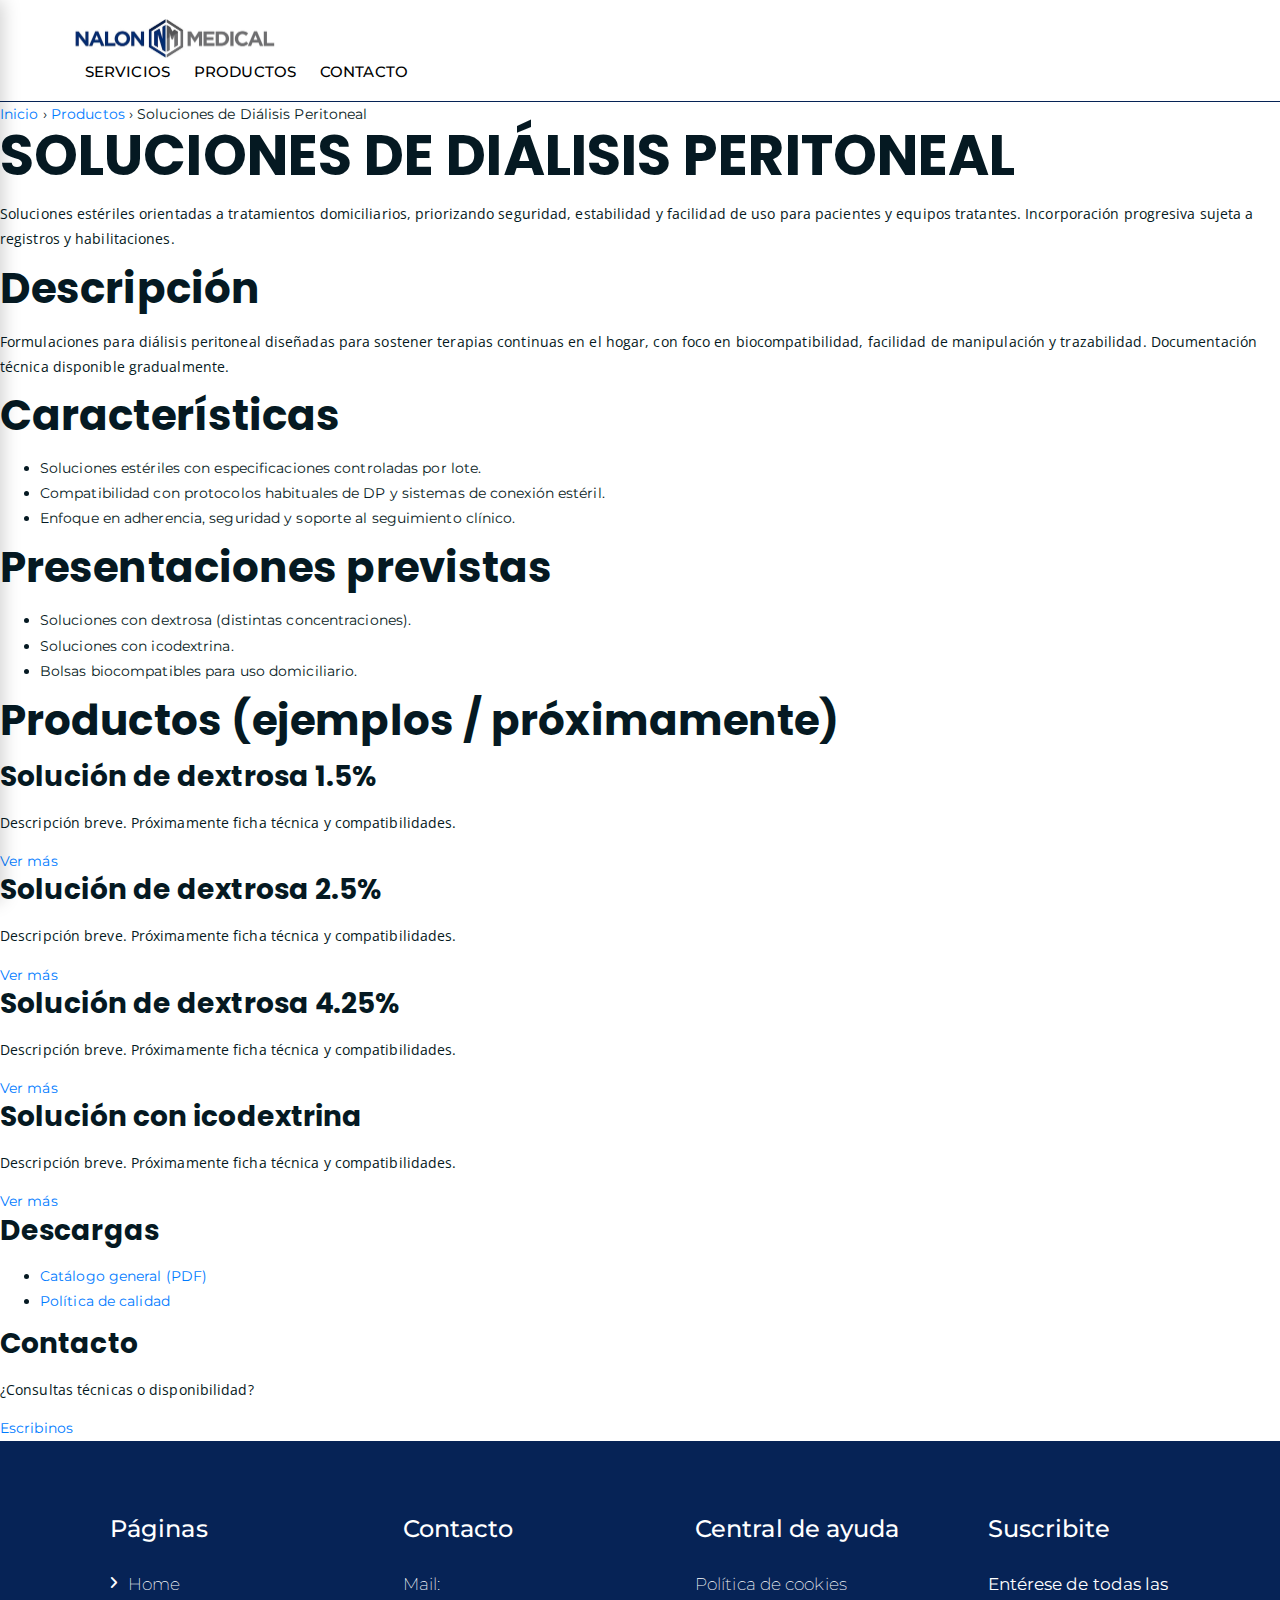
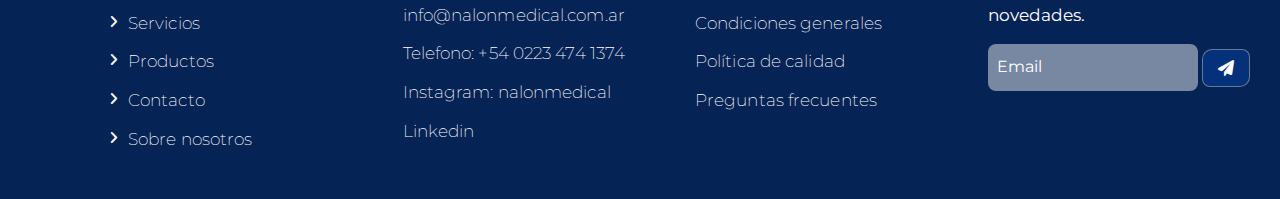
<file: prod-peritoneal.html>
<!DOCTYPE html>
<html lang="es">
    <head>
      <meta charset="UTF-8">
      <meta http-equiv="X-UA-Compatible" content="IE=edge">
      <meta name="viewport" content="width=device-width, initial-scale=1">
      <title>Nalon Medical</title>
      <link rel="shortcut icon" type="image/png" href="assets/img/Logo-nalon-favicon.png">
      <link href="https://fonts.googleapis.com/css?family=Open+Sans:300,400,700" rel="stylesheet">
      <link href="https://fonts.googleapis.com/css?family=Poppins:400,700&display=swap" rel="stylesheet">
      <link rel="preconnect" href="https://fonts.googleapis.com">
        <link rel="preconnect" href="https://fonts.gstatic.com" crossorigin>
        <link href="https://fonts.googleapis.com/css2?family=Playfair+Display&display=swap" rel="stylesheet">
      <link rel="preconnect" href="https://fonts.googleapis.com">
        <link rel="preconnect" href="https://fonts.gstatic.com" crossorigin>
        <link href="https://fonts.googleapis.com/css2?family=Forum&display=swap" rel="stylesheet">
      <link rel="preconnect" href="https://fonts.googleapis.com">
        <link rel="preconnect" href="https://fonts.gstatic.com" crossorigin>
        <link href="https://fonts.googleapis.com/css2?family=Anta&display=swap" rel="stylesheet">
      <link rel="preconnect" href="https://fonts.googleapis.com">
        <link rel="preconnect" href="https://fonts.gstatic.com" crossorigin>
        <link href="https://fonts.googleapis.com/css2?family=Anta&family=Merriweather+Sans:ital,wght@0,300..800;1,300..800&display=swap" rel="stylesheet">
      <link rel="preconnect" href="https://fonts.googleapis.com">
        <link rel="preconnect" href="https://fonts.gstatic.com" crossorigin>
        <link rel="preconnect" href="https://fonts.googleapis.com">
        <link rel="preconnect" href="https://fonts.gstatic.com" crossorigin>
        <link href="https://fonts.googleapis.com/css2?family=Montserrat:ital,wght@0,100..900;1,100..900&display=swap" rel="stylesheet">
        <link href="https://fonts.googleapis.com/css2?family=Kodchasan:ital,wght@0,200;0,300;0,400;0,500;0,600;0,700;1,200;1,300;1,400;1,500;1,600;1,700&display=swap" rel="stylesheet">
      <link rel="stylesheet" href="assets/bootstrap/css/bootstrap.min.css">
      <link rel="stylesheet" href="./assets/css/main.css">
      <link rel="stylesheet" href="assets/css/responsive.css">
      <link rel="stylesheet" href="https://netdna.bootstrapcdn.com/font-awesome/4.0.3/css/font-awesome.css">
      <link rel="stylesheet" href="https://cdnjs.cloudflare.com/ajax/libs/font-awesome/6.0.0-beta3/css/all.min.css">
    </head>
<body>
	<div class="top-header-area" id="sticker">
		<div class="container-header">
			<div class="row-header">
						<div class="site-logo">
							<a href="index.html">
								<img src="assets/img/Copia de Logo-nalon.jpg" alt="">
							</a>
						</div>
						<nav class="main-menu">
							<ul class="menu-list">	
                                <li class="nav-text"><a href="./about.html">SERVICIOS</a></li>
                                <li class="nav-text"><a href="./productos.html">PRODUCTOS</a></li>
                                <li class="nav-text"><a href="./contact.html">CONTACTO</a></li>
							</ul>
						</nav>
						<div class="menu-toggle" onclick="openNav()">&#9776;</div>
			</div>
		</div>
	</div>
		<!-- Slide-bar Menu -->
		<div id="mySidenav" class="sidenav">
			<div class="close-container">
				<a href="javascript:void(0)" class="closebtn" onclick="closeNav()">&times;</a>
			</div>
			<div class="links-container">
				<a href="./index.html">INICIO</a>
				<a href="./unidad.html">SERVICIOS</a>
				<a href="./productos.html">PRODUCTOS</a>
				<a href="./contact.html">CONTACTO</a>
			</div>
		</div>
	<!-- end header -->
    
    <section class="pdetail-dial-hero">
        <div class="pdetail-dial-container">
          <nav class="pdetail-dial-breadcrumb">
            <a href="index.html">Inicio</a> › <a href="productos.html">Productos</a> › <span>Soluciones de Diálisis Peritoneal</span>
          </nav>
          <h1>SOLUCIONES DE DIÁLISIS PERITONEAL</h1>
          <p class="pdetail-dial-lead">
            Soluciones estériles orientadas a tratamientos domiciliarios, priorizando seguridad, estabilidad y facilidad de uso
            para pacientes y equipos tratantes. Incorporación progresiva sujeta a registros y habilitaciones.
          </p>
        </div>
      </section>
    
      <!-- CUERPO -->
      <section class="pdetail-dial-body">
        <div class="pdetail-dial-container">
          <div class="pdetail-dial-layout">
            <!-- MAIN -->
            <main class="pdetail-dial-main">
              <section class="pdetail-dial-block">
                <h2>Descripción</h2>
                <p>
                  Formulaciones para diálisis peritoneal diseñadas para sostener terapias continuas en el hogar, con foco en
                  biocompatibilidad, facilidad de manipulación y trazabilidad. Documentación técnica disponible gradualmente.
                </p>
              </section>
    
              <section class="pdetail-dial-block">
                <h2>Características</h2>
                <ul class="pdetail-dial-list">
                  <li>Soluciones estériles con especificaciones controladas por lote.</li>
                  <li>Compatibilidad con protocolos habituales de DP y sistemas de conexión estéril.</li>
                  <li>Enfoque en adherencia, seguridad y soporte al seguimiento clínico.</li>
                </ul>
              </section>
    
              <section class="pdetail-dial-block">
                <h2>Presentaciones previstas</h2>
                <ul class="pdetail-dial-list">
                  <li>Soluciones con dextrosa (distintas concentraciones).</li>
                  <li>Soluciones con icodextrina.</li>
                  <li>Bolsas biocompatibles para uso domiciliario.</li>
                </ul>
              </section>
    
              <!-- GRID de productos (placeholders) -->
              <section class="pdetail-dial-block">
                <h2>Productos (ejemplos / próximamente)</h2>
                <div class="pdetail-dial-grid">
                  <article class="pdetail-dial-item">
                    <h3>Solución de dextrosa 1.5%</h3>
                    <p>Descripción breve. Próximamente ficha técnica y compatibilidades.</p>
                    <a href="./dextrosa-1.5.html" class="pdetail-dial-btn">Ver más</a>
                  </article>
                  <article class="pdetail-dial-item">
                    <h3>Solución de dextrosa 2.5%</h3>
                    <p>Descripción breve. Próximamente ficha técnica y compatibilidades.</p>
                    <a href="#" class="pdetail-dial-btn">Ver más</a>
                  </article>
                  <article class="pdetail-dial-item">
                    <h3>Solución de dextrosa 4.25%</h3>
                    <p>Descripción breve. Próximamente ficha técnica y compatibilidades.</p>
                    <a href="#" class="pdetail-dial-btn">Ver más</a>
                  </article>
                  <article class="pdetail-dial-item">
                    <h3>Solución con icodextrina</h3>
                    <p>Descripción breve. Próximamente ficha técnica y compatibilidades.</p>
                    <a href="#" class="pdetail-dial-btn">Ver más</a>
                  </article>
                </div>
              </section>
            </main>
    
            <!-- ASIDE -->
            <aside class="pdetail-dial-aside">
              <div class="pdetail-dial-box">
                <h3>Descargas</h3>
                <ul class="pdetail-dial-links">
                  <li><a href="#" target="_blank" rel="noopener">Catálogo general (PDF)</a></li>
                  <li><a href="#" target="_blank" rel="noopener">Política de calidad</a></li>
                  <!-- <li><a href="docs/peritoneal-ficha.pdf" target="_blank">Ficha técnica</a></li> -->
                </ul>
              </div>
    
              <div class="pdetail-dial-box">
                <h3>Contacto</h3>
                <p>¿Consultas técnicas o disponibilidad?</p>
                <a href="contact.html" class="pdetail-dial-btn pdetail-dial-btn--sec">Escribinos</a>
              </div>
            </aside>
          </div>
        </div>
      </section>
      
	<!-- footer -->
	<div class="footer-area">
		<div class="container">
			<div class="row">
				<div class="col-lg-3 col-md-6">
					<div class="footer-box pages">
						<h2 class="widget-title">Páginas<i class="fa fa-chevron-down icono-footer-derecha"></i></h2>
						<ul>
							<li><a href="index.html">Home</a></li>
							<li><a href="about.html">Servicios</a></li>
							<li><a href="productos.html">Productos</a></li>
							<li><a href="contact.html">Contacto</a></li>
							<li><a href="about.html">Sobre nosotros</a></li>
						</ul>
					</div>
				</div>

				<div class="col-lg-3 col-md-6 contacto-footer">
					<div class="footer-box footer-box-contacto">
						<h2 class="widget-title-contacto">Contacto <i class="fa fa-chevron-down icono-footer-derecha"></i></h2>
						<ul>
							<li><a href="#">Mail: info@nalonmedical.com.ar</a></li>
							<li><a href="#">Telefono: +54 0223 474 1374</a></li>
							<li> <a href="#">Instagram: nalonmedical</a></li>
							<li> <a href="#">Linkedin</a></li>
						</ul>
					</div>
				</div>
				<div class="col-lg-3 col-md-6">
					<div class="footer-box footer-box-ayuda">
						<h2 class="widget-title-ayuda">Central de ayuda <i class="fa fa-chevron-down icono-footer-derecha"></i></h2>
						<ul>
							<li><a href="./cookies.html">Política de cookies</a></li>
							<li><a href="./certifiaciones.html">Condiciones generales</a></li>
							<li><a href="./politica.html" >Política de calidad</a></li>
							<li><a href="./faq.html" >Preguntas frecuentes</a></li>
							
						</ul>
					</div>
				</div>
				<div class="col-lg-3 col-md-6">
					<div class="footer-box subscribe">
						<h2 class="widget-title-suscribite">Suscribite <i class="fa fa-chevron-down icono-footer-derecha"></i></h2>
						<p>Entérese de todas las novedades.</p>
						<form action="https://formspree.io/f/xanwkzpl" method="POST" class="subscribe-form">
							<input type="email" name="email" placeholder="Email" required>
							<button type="submit" class="suscribe-button">
								<i class="fa-solid fa-paper-plane"></i>
							</button>
						</form>
					</div>
				</div>
			</div>
		</div>
	</div>	
	<!-- end footer -->
	<!-- jquery -->
	<script src="https://code.jquery.com/jquery-3.6.0.min.js"></script>
	<!-- main js -->
	<script src="./assets/js/main.js"></script>
</body>
</html>
</file>
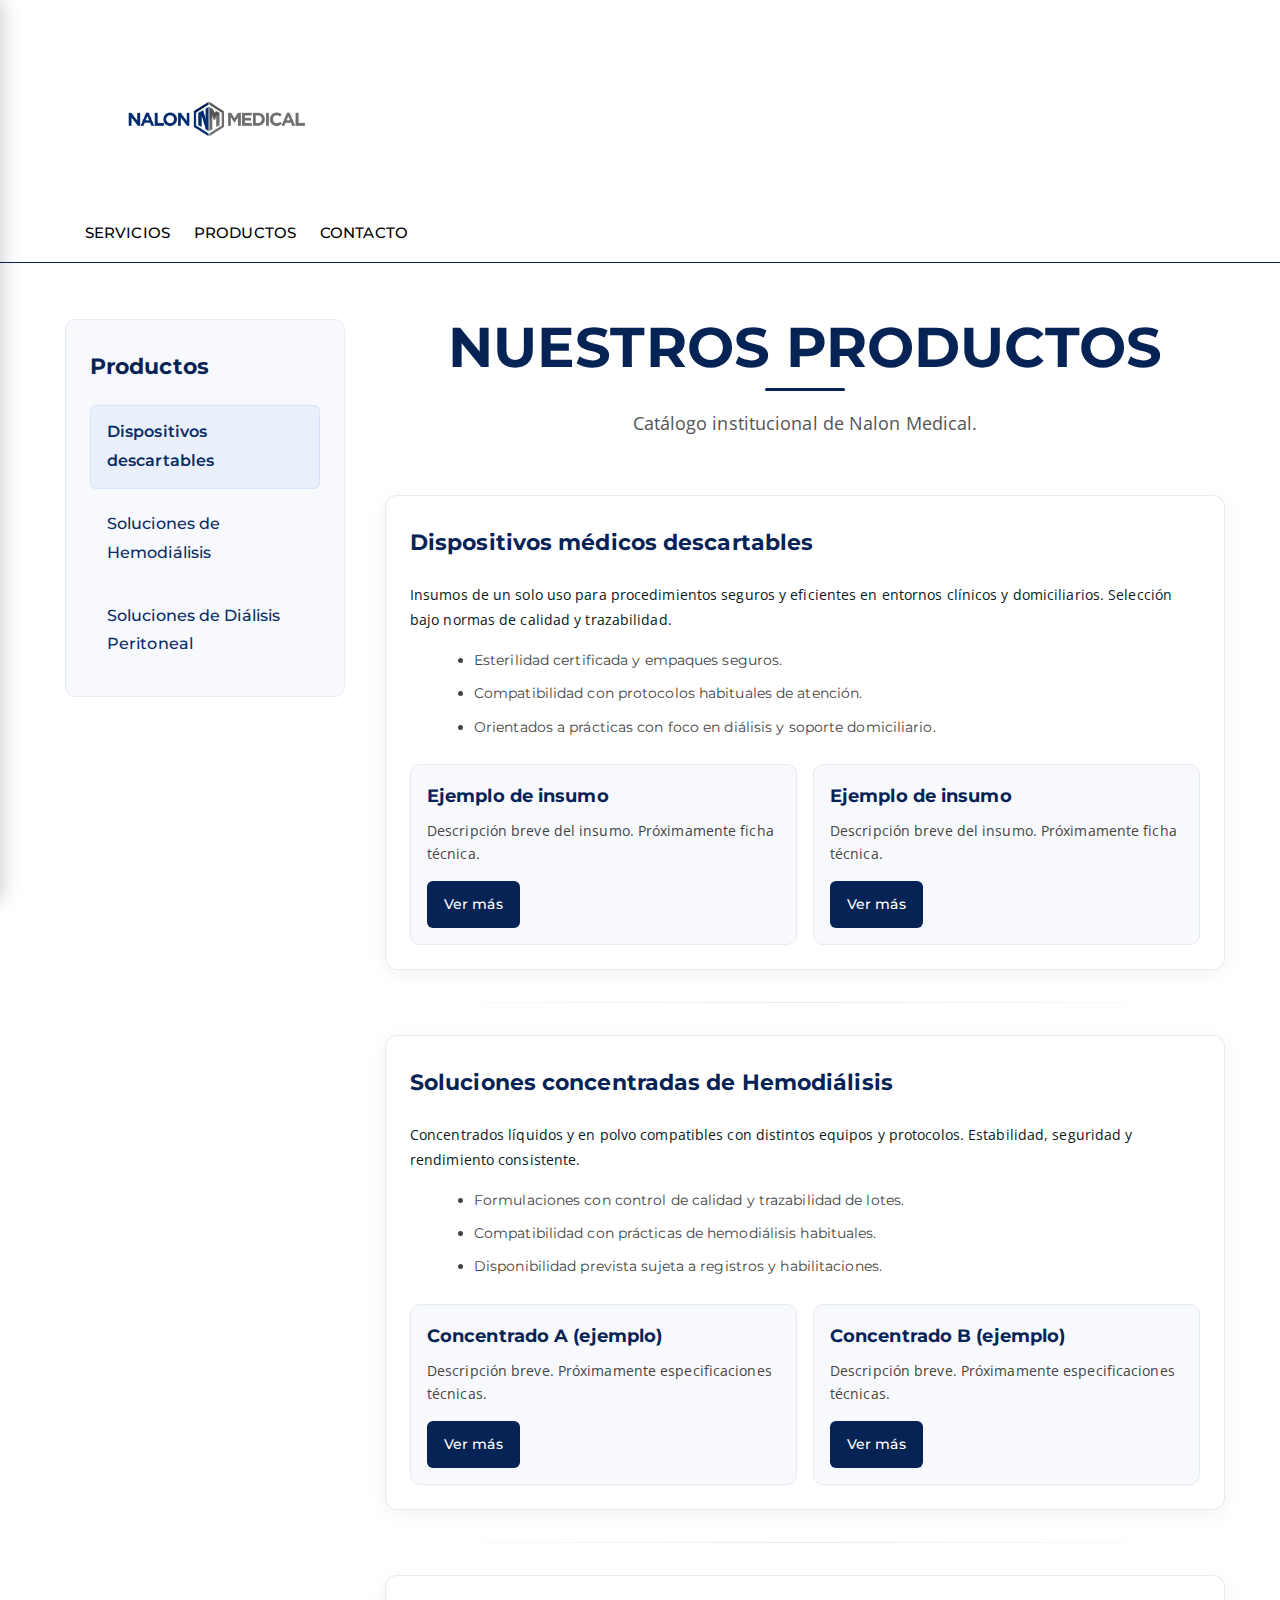
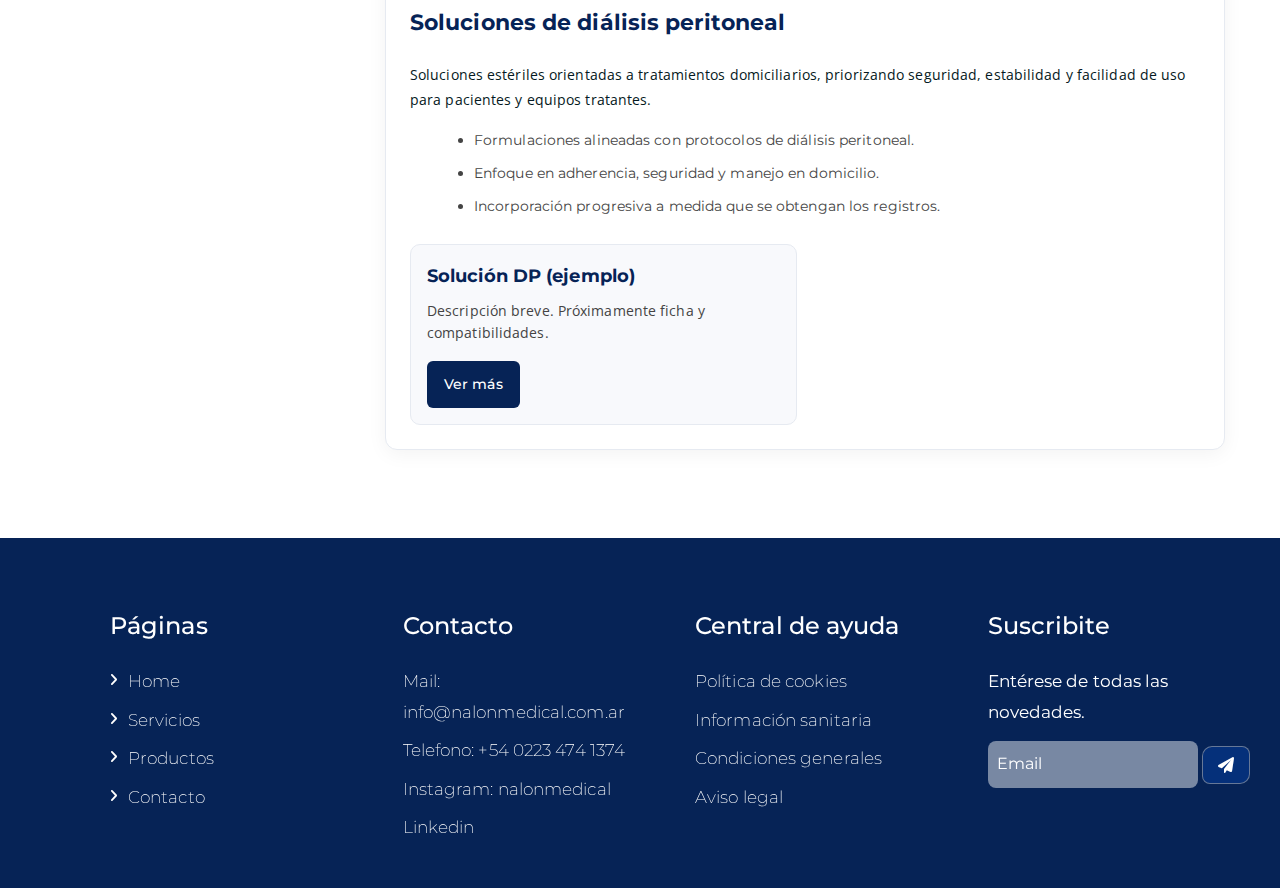
<file: productos.html>
<!DOCTYPE html>
<html lang="es">
    <head>
        <meta charset="UTF-8">
        <meta http-equiv="X-UA-Compatible" content="IE=edge">
        <meta name="viewport" content="width=device-width, initial-scale=1">
        <title>Nalon Medical</title>
        <link rel="shortcut icon" type="image/png" href="assets/img/Logo-nalon-favicon.png">
        <link href="https://fonts.googleapis.com/css?family=Open+Sans:300,400,700" rel="stylesheet">
        <link href="https://fonts.googleapis.com/css?family=Poppins:400,700&display=swap" rel="stylesheet">
        <link rel="preconnect" href="https://fonts.googleapis.com">
        <link rel="preconnect" href="https://fonts.gstatic.com" crossorigin>
        <link href="https://fonts.googleapis.com/css2?family=Playfair+Display&display=swap" rel="stylesheet">
        <link rel="preconnect" href="https://fonts.googleapis.com">
        <link rel="preconnect" href="https://fonts.gstatic.com" crossorigin>
        <link href="https://fonts.googleapis.com/css2?family=Forum&display=swap" rel="stylesheet">
        <link rel="preconnect" href="https://fonts.googleapis.com">
        <link rel="preconnect" href="https://fonts.gstatic.com" crossorigin>
        <link href="https://fonts.googleapis.com/css2?family=Anta&display=swap" rel="stylesheet">
        <link rel="preconnect" href="https://fonts.googleapis.com">
        <link rel="preconnect" href="https://fonts.gstatic.com" crossorigin>
        <link href="https://fonts.googleapis.com/css2?family=Anta&family=Merriweather+Sans:ital,wght@0,300..800;1,300..800&display=swap" rel="stylesheet">
        <link rel="preconnect" href="https://fonts.googleapis.com">
        <link rel="preconnect" href="https://fonts.gstatic.com" crossorigin>
        <link rel="preconnect" href="https://fonts.googleapis.com">
        <link rel="preconnect" href="https://fonts.gstatic.com" crossorigin>
        <link href="https://fonts.googleapis.com/css2?family=Montserrat:ital,wght@0,100..900;1,100..900&display=swap" rel="stylesheet">
        <link href="https://fonts.googleapis.com/css2?family=Kodchasan:ital,wght@0,200;0,300;0,400;0,500;0,600;0,700;1,200;1,300;1,400;1,500;1,600;1,700&display=swap" rel="stylesheet">
        <link rel="stylesheet" href="assets/css/all.min.css">
        <link rel="stylesheet" href="assets/bootstrap/css/bootstrap.min.css">
        <link rel="stylesheet" href="assets/css/owl.carousel.css">
        <link rel="stylesheet" href="assets/css/animate.css">
        <link rel="stylesheet" href="assets/css/meanmenu.min.css">
        <link rel="stylesheet" href="./assets/css/main.css">
        <link rel="stylesheet" href="assets/css/responsive.css">
        <link rel="stylesheet" href="https://netdna.bootstrapcdn.com/font-awesome/4.0.3/css/font-awesome.css">
        <link rel="stylesheet" href="https://cdnjs.cloudflare.com/ajax/libs/font-awesome/6.0.0-beta3/css/all.min.css">
    </head>
<body>
	<div class="top-header-area" id="sticker">
		<div class="container-header">
			<div class="row-header">
						<div class="site-logo">
							<a href="index.html">
								<img src="assets/img/Logo-sin-fondo.png" alt="">
							</a>
						</div>
						<nav class="main-menu">
							<ul class="menu-list">	
                                <li class="nav-text"><a href="./about.html">SERVICIOS</a></li>
                                <li class="nav-text"><a href="./productos.html">PRODUCTOS</a></li>
                                <li class="nav-text"><a href="./contact.html">CONTACTO</a></li>
							</ul>
						</nav>
						<div class="menu-toggle" onclick="openNav()">&#9776;</div>
			</div>
		</div>
	</div>
		<!-- Slide-bar Menu -->
		<div id="mySidenav" class="sidenav">
			<div class="close-container">
				<a href="javascript:void(0)" class="closebtn" onclick="closeNav()">&times;</a>
			</div>
			<div class="links-container">
				<a href="./about.html">SOBRE NOSOTROS</a>
				<a href="./productos.html">PRODUCTOS</a>
				<a href="./unidad.html">UNIDAD DE CALIDAD</a>
				<a href="./contact.html">CONTACTO</a>
			</div>
		</div>
	<!-- end header -->
      
<section class="products-dial-page">
  <div class="products-dial-wrap">
    <!-- SIDEBAR -->
    <aside class="products-dial-sidebar">
      <h2>Productos</h2>
      <nav class="products-dial-nav">
        <a href="#descartables" class="active">Dispositivos descartables</a>
        <a href="#hemodialisis">Soluciones de Hemodiálisis</a>
        <a href="#peritoneal">Soluciones de Diálisis Peritoneal</a>
      </nav>

      <!-- (Opcional) Caja de descargas -->
      <!--
      <div class="products-dial-downloads">
        <h3>Descargas</h3>
        <ul>
          <li><a href="#">Catálogo general (PDF)</a></li>
          <li><a href="#">Política de calidad</a></li>
        </ul>
      </div>
      -->
    </aside>

    <!-- CONTENIDO -->
    <main class="products-dial-content">
      <!-- Intro -->
      <header class="products-dial-header">
        <h1>NUESTROS PRODUCTOS</h1>
        <p>Catálogo institucional de Nalon Medical.</p>
      </header>

      <!-- Sección 1 -->
      <section id="descartables" class="products-dial-section">
        <header class="products-dial-section-head">
          <h2>Dispositivos médicos descartables</h2>
        </header>
        <div class="products-dial-section-body">
          <p>
            Insumos de un solo uso para procedimientos seguros y eficientes en entornos clínicos y domiciliarios.
            Selección bajo normas de calidad y trazabilidad.
          </p>
          <ul class="products-dial-bullets">
            <li>Esterilidad certificada y empaques seguros.</li>
            <li>Compatibilidad con protocolos habituales de atención.</li>
            <li>Orientados a prácticas con foco en diálisis y soporte domiciliario.</li>
          </ul>

          <!-- Placeholder de grilla de items futuros -->
          <div class="products-dial-grid">
            <article class="products-dial-item">
              <h3>Ejemplo de insumo</h3>
              <p>Descripción breve del insumo. Próximamente ficha técnica.</p>
              <div class="products-dial-actions">
                <a href="#" class="products-dial-btn">Ver más</a>
                <!-- <a href="docs/insumo.pdf" class="products-dial-link">Ficha (PDF)</a> -->
              </div>
            </article>
            <article class="products-dial-item">
              <h3>Ejemplo de insumo</h3>
              <p>Descripción breve del insumo. Próximamente ficha técnica.</p>
              <div class="products-dial-actions">
                <a href="#" class="products-dial-btn">Ver más</a>
              </div>
            </article>
          </div>
        </div>
      </section>

      <hr class="products-dial-sep">

      <!-- Sección 2 -->
      <section id="hemodialisis" class="products-dial-section">
        <header class="products-dial-section-head">
          <h2>Soluciones concentradas de Hemodiálisis</h2>
        </header>
        <div class="products-dial-section-body">
          <p>
            Concentrados líquidos y en polvo compatibles con distintos equipos y protocolos. Estabilidad, seguridad
            y rendimiento consistente.
          </p>
          <ul class="products-dial-bullets">
            <li>Formulaciones con control de calidad y trazabilidad de lotes.</li>
            <li>Compatibilidad con prácticas de hemodiálisis habituales.</li>
            <li>Disponibilidad prevista sujeta a registros y habilitaciones.</li>
          </ul>

          <div class="products-dial-grid">
            <article class="products-dial-item">
              <h3>Concentrado A (ejemplo)</h3>
              <p>Descripción breve. Próximamente especificaciones técnicas.</p>
              <div class="products-dial-actions">
                <a href="#" class="products-dial-btn">Ver más</a>
              </div>
            </article>
            <article class="products-dial-item">
              <h3>Concentrado B (ejemplo)</h3>
              <p>Descripción breve. Próximamente especificaciones técnicas.</p>
              <div class="products-dial-actions">
                <a href="#" class="products-dial-btn">Ver más</a>
              </div>
            </article>
          </div>
        </div>
      </section>

      <hr class="products-dial-sep">

      <!-- Sección 3 -->
      <section id="peritoneal" class="products-dial-section">
        <header class="products-dial-section-head">
          <h2>Soluciones de diálisis peritoneal</h2>
        </header>
        <div class="products-dial-section-body">
          <p>
            Soluciones estériles orientadas a tratamientos domiciliarios, priorizando seguridad, estabilidad y facilidad de uso
            para pacientes y equipos tratantes.
          </p>
          <ul class="products-dial-bullets">
            <li>Formulaciones alineadas con protocolos de diálisis peritoneal.</li>
            <li>Enfoque en adherencia, seguridad y manejo en domicilio.</li>
            <li>Incorporación progresiva a medida que se obtengan los registros.</li>
          </ul>

          <div class="products-dial-grid">
            <article class="products-dial-item">
              <h3>Solución DP (ejemplo)</h3>
              <p>Descripción breve. Próximamente ficha y compatibilidades.</p>
              <div class="products-dial-actions">
                <a href="#" class="products-dial-btn">Ver más</a>
              </div>
            </article>
          </div>
        </div>
      </section>

    </main>
  </div>
</section>
<script>
	(function () {
	  const header = document.getElementById('sticker');
	  const links = document.querySelectorAll('.products-dial-nav a');
	  const sections = ['descartables','hemodialisis','peritoneal']
		.map(id => document.getElementById(id)).filter(Boolean);
  
	  function headerOffset() {
		const h = header ? header.offsetHeight : 0;
		return h + 16; // respiro
	  }
  
	  // === Ajustá la velocidad acá ===
	  const DURATION_MS = 1050; // 1400ms = más lento (probá 1200–1800)
  
	  function easeInOutCubic(t){ return t<0.5 ? 4*t*t*t : 1 - Math.pow(-2*t+2,3)/2; }
  
	  function smoothScrollTo(targetTop, duration) {
		const start = window.pageYOffset;
		const distance = targetTop - start;
		const startTime = performance.now();
  
		function step(now) {
		  const elapsed = now - startTime;
		  const t = Math.min(elapsed / duration, 1);
		  const eased = easeInOutCubic(t);
		  window.scrollTo(0, start + distance * eased);
		  if (t < 1) requestAnimationFrame(step);
		}
		requestAnimationFrame(step);
	  }
  
	  // Click con scroll lento y offset
	  links.forEach(link => {
		link.addEventListener('click', (e) => {
		  const href = link.getAttribute('href');
		  if (!href || !href.startsWith('#')) return;
		  e.preventDefault();
  
		  const target = document.querySelector(href);
		  if (!target) return;
  
		  const top = target.getBoundingClientRect().top + window.pageYOffset - headerOffset();
		  smoothScrollTo(top, DURATION_MS);
  
		  // marcar activo al instante (igual el scrollspy lo corrige)
		  links.forEach(l => l.classList.remove('active'));
		  link.classList.add('active');
  
		  history.pushState(null, '', href);
		});
	  });
  
	  // Scrollspy (igual que antes)
	  const observer = new IntersectionObserver((entries) => {
		let best = null;
		for (const entry of entries) {
		  if (entry.isIntersecting) {
			if (!best || entry.intersectionRatio > best.intersectionRatio) best = entry;
		  }
		}
		if (best) {
		  const id = best.target.id;
		  links.forEach(l => l.classList.toggle('active', l.getAttribute('href') === '#' + id));
		}
	  }, {
		root: null,
		rootMargin: `-${headerOffset()}px 0px -50% 0px`,
		threshold: [0.25, 0.5, 0.75]
	  });
  
	  sections.forEach(sec => observer.observe(sec));
	})();
  </script>  
      
	<!-- footer -->
	<div class="footer-area">
		<div class="container">
			<div class="row">
				<div class="col-lg-3 col-md-6">
					<div class="footer-box pages">
						<h2 class="widget-title">Páginas<i class="fa fa-chevron-down icono-footer-derecha"></i></h2>
						<ul>
							<li><a href="index.html">Home</a></li>
							<li><a href="about.html">Servicios</a></li>
							<li><a href="productos.html">Productos</a></li>
							<li><a href="contact.html">Contacto</a></li>
						</ul>
					</div>
				</div>

				<div class="col-lg-3 col-md-6 contacto-footer">
					<div class="footer-box footer-box-contacto">
						<h2 class="widget-title-contacto">Contacto <i class="fa fa-chevron-down icono-footer-derecha"></i></h2>
						<ul>
							<li><a href="#">Mail: info@nalonmedical.com.ar</a></li>
							<li><a href="#">Telefono: +54 0223 474 1374</a></li>
							<li> <a href="#">Instagram: nalonmedical</a></li>
							<li> <a href="#">Linkedin</a></li>
						</ul>
					</div>
				</div>
				<div class="col-lg-3 col-md-6">
					<div class="footer-box footer-box-ayuda">
						<h2 class="widget-title-ayuda">Central de ayuda <i class="fa fa-chevron-down icono-footer-derecha"></i></h2>
						<ul>
							<li><a href="./cookies.html">Política de cookies</a></li>
							<li><a href="" target="_blank">Información sanitaria</a></li>
							<li><a href="#">Condiciones generales</a></li>
							<li><a href="#" target="_blank">Aviso legal</a></li>
							
						</ul>
					</div>
				</div>
				<div class="col-lg-3 col-md-6">
					<div class="footer-box subscribe">
						<h2 class="widget-title-suscribite">Suscribite <i class="fa fa-chevron-down icono-footer-derecha"></i></h2>
						<p>Entérese de todas las novedades.</p>
						<form action="https://formspree.io/f/xanwkzpl" method="POST" class="subscribe-form">
							<input type="email" name="email" placeholder="Email" required>
							<button type="submit" class="suscribe-button">
								<i class="fa-solid fa-paper-plane"></i>
							</button>
						</form>
					</div>
				</div>
			</div>
		</div>
	</div>	
	<!-- end footer -->
	<!-- jquery -->
	<script src="https://code.jquery.com/jquery-3.6.0.min.js"></script>
	<!-- bootstrap -->
	<script src="assets/bootstrap/js/bootstrap.min.js"></script>
	<!-- waypoints -->
	<script src="assets/js/waypoints.js"></script>
	<!-- owl carousel -->
	<script src="assets/js/owl.carousel.min.js"></script>
	<!-- mean menu -->
	<script src="assets/js/jquery.meanmenu.min.js"></script>
	<!-- sticker js -->
	<script src="assets/js/sticker.js"></script>
	<!-- main js -->
	<script src="./assets/js/main.js"></script>
	<script src="./assets/js/translate.js"></script>
</body>
</html>
</file>
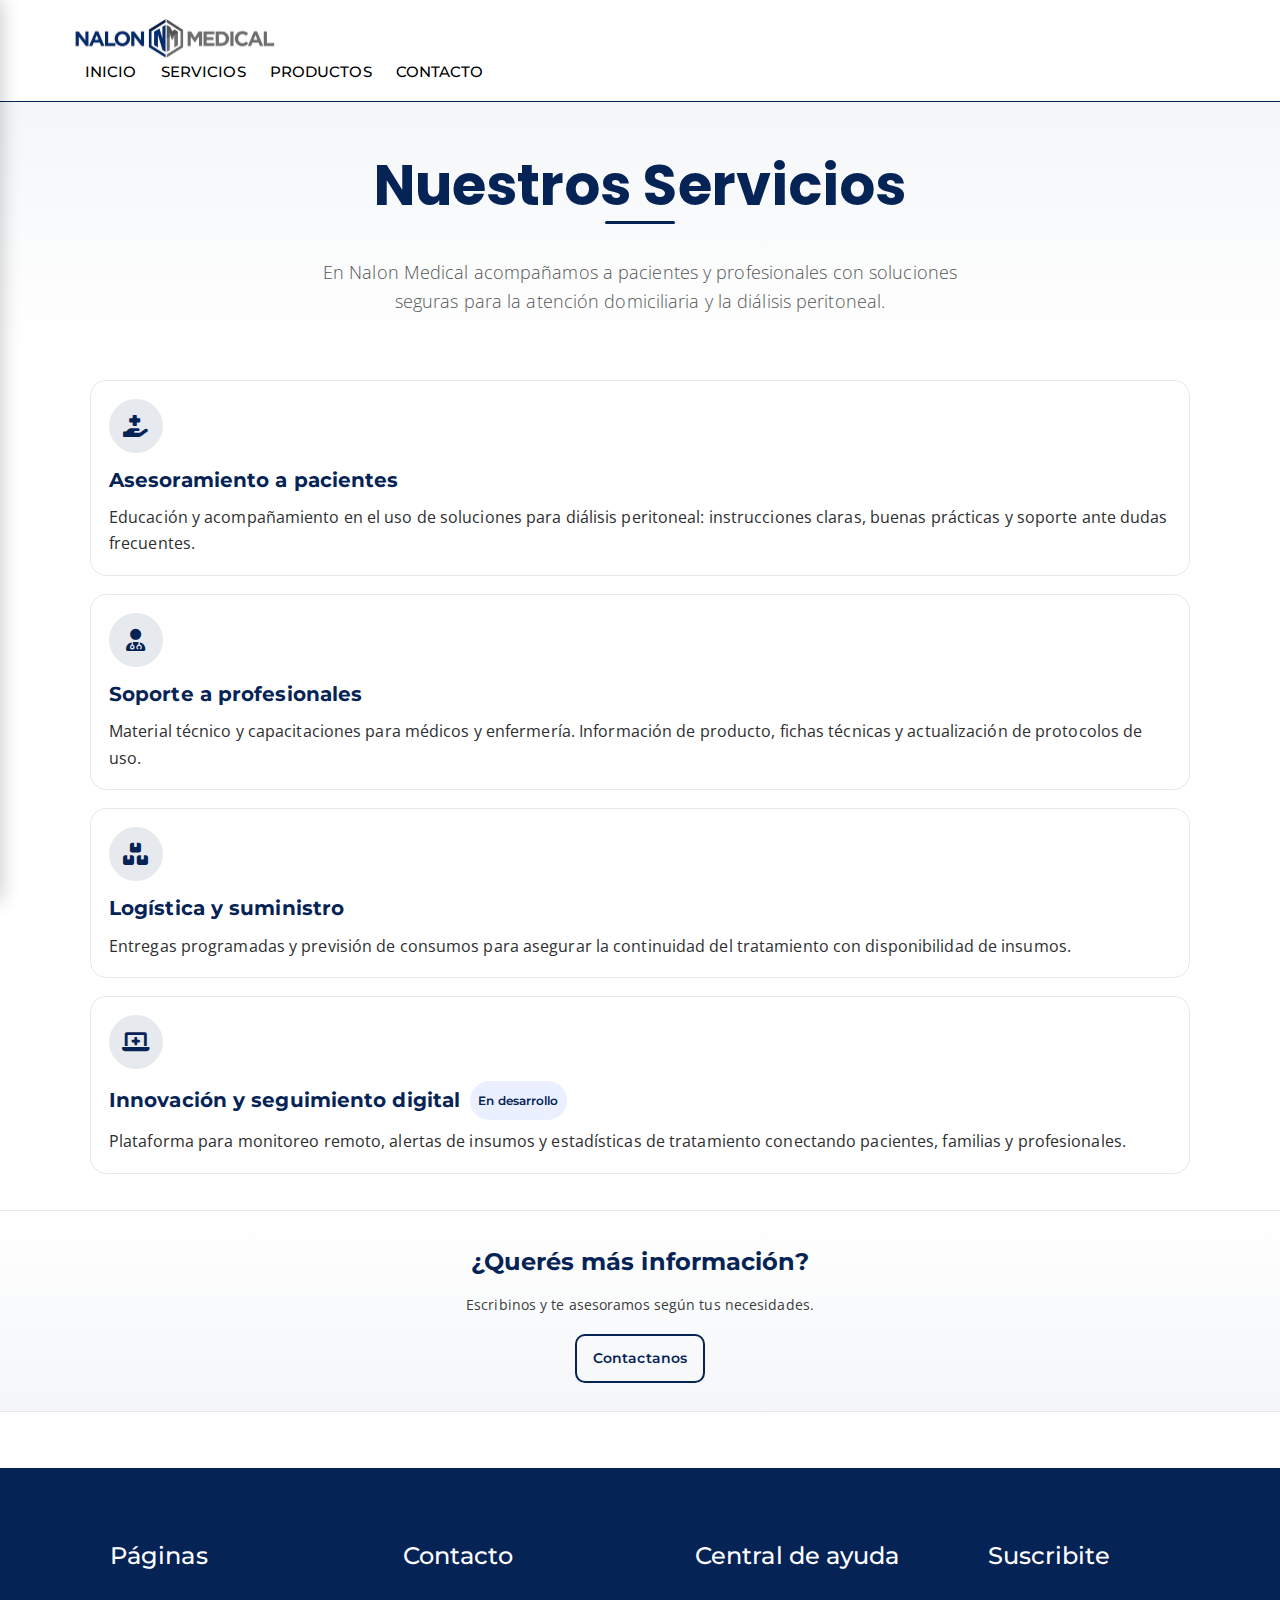
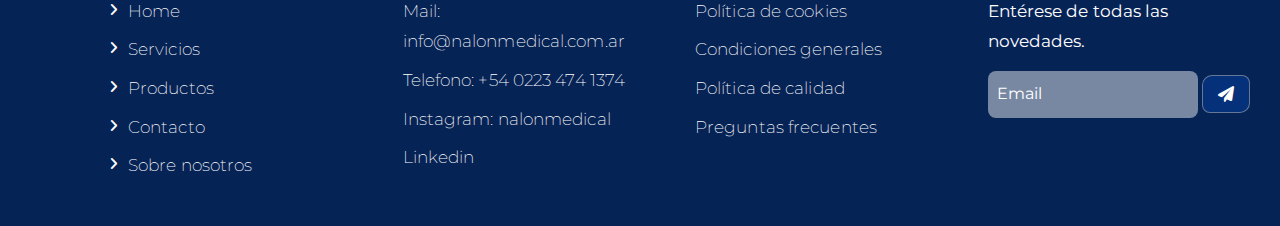
<file: services.html>
<!DOCTYPE html>
<html lang="es">
<head>
	<meta charset="UTF-8">
	<meta http-equiv="X-UA-Compatible" content="IE=edge">
	<meta name="viewport" content="width=device-width, initial-scale=1">
	<title>Nalon Medical</title>
	<link rel="shortcut icon" type="image/png" href="assets/img/Logo-nalon-favicon.png">
	<link href="https://fonts.googleapis.com/css?family=Open+Sans:300,400,700" rel="stylesheet">
	<link href="https://fonts.googleapis.com/css?family=Poppins:400,700&display=swap" rel="stylesheet">
	<link rel="preconnect" href="https://fonts.googleapis.com">
    <link rel="preconnect" href="https://fonts.gstatic.com" crossorigin>
    <link href="https://fonts.googleapis.com/css2?family=Playfair+Display&display=swap" rel="stylesheet">
	<link rel="preconnect" href="https://fonts.googleapis.com">
    <link rel="preconnect" href="https://fonts.gstatic.com" crossorigin>
    <link href="https://fonts.googleapis.com/css2?family=Forum&display=swap" rel="stylesheet">
	<link rel="preconnect" href="https://fonts.googleapis.com">
    <link rel="preconnect" href="https://fonts.gstatic.com" crossorigin>
    <link href="https://fonts.googleapis.com/css2?family=Anta&display=swap" rel="stylesheet">
	<link rel="preconnect" href="https://fonts.googleapis.com">
    <link rel="preconnect" href="https://fonts.gstatic.com" crossorigin>
    <link href="https://fonts.googleapis.com/css2?family=Anta&family=Merriweather+Sans:ital,wght@0,300..800;1,300..800&display=swap" rel="stylesheet">
	<link rel="preconnect" href="https://fonts.googleapis.com">
    <link rel="preconnect" href="https://fonts.gstatic.com" crossorigin>
    <link rel="preconnect" href="https://fonts.googleapis.com">
    <link rel="preconnect" href="https://fonts.gstatic.com" crossorigin>
    <link href="https://fonts.googleapis.com/css2?family=Montserrat:ital,wght@0,100..900;1,100..900&display=swap" rel="stylesheet">
    <link href="https://fonts.googleapis.com/css2?family=Kodchasan:ital,wght@0,200;0,300;0,400;0,500;0,600;0,700;1,200;1,300;1,400;1,500;1,600;1,700&display=swap" rel="stylesheet">
	<link rel="stylesheet" href="assets/bootstrap/css/bootstrap.min.css">
	<link rel="stylesheet" href="./assets/css/main.css">
	<link rel="stylesheet" href="assets/css/responsive.css">
	<link rel="stylesheet" href="https://netdna.bootstrapcdn.com/font-awesome/4.0.3/css/font-awesome.css">
	<link rel="stylesheet" href="https://cdnjs.cloudflare.com/ajax/libs/font-awesome/6.0.0-beta3/css/all.min.css">
</head>
<body>
	<div class="top-header-area" id="sticker">
		<div class="container-header">
			<div class="row-header">
				<div class="site-logo">
					<a href="index.html">
						<img src="assets/img/Copia de Logo-nalon.jpg" alt="">
					</a>
				</div>
				    <nav class="main-menu">
					  <ul class="menu-list">	
						<li class="nav-text"><a href="./index.html">INICIO</a></li>
                        <li class="nav-text"><a href="./services.html">SERVICIOS</a></li>
                        <li class="nav-text"><a href="./productos.html">PRODUCTOS</a></li>
                        <li class="nav-text"><a href="./contact.html">CONTACTO</a></li>
					  </ul>
				    </nav>
				<div class="menu-toggle" onclick="openNav()">&#9776;</div>
			</div>
		</div>
	</div>
		<!-- Slide-bar Menu -->
		<div id="sidenavOverlay" class="sidenav-overlay" onclick="closeNav()"></div>

		<!-- Sidenav -->
		<div id="mySidenav" class="sidenav" role="dialog" aria-modal="true" aria-hidden="true" aria-labelledby="sidenavTitle" tabindex="-1">
		  <div class="sidenav-header">
			<span id="sidenavTitle" class="sidenav-title">Menú</span>
			<button class="closebtn" type="button" aria-label="Cerrar menú" onclick="closeNav()">&times;</button>
		  </div>
		
		  <nav class="links-container" role="navigation">
			<a href="./index.html">INICIO</a>
			<a href="./services.html" class="is-active">SERVICIOS</a>
			<a href="./productos.html">PRODUCTOS</a>
			<a href="./about.html">SOBRE NOSOTROS</a>
			<a href="./contact.html">CONTACTO</a>
		  </nav>
		</div>

        <main class="services-page" id="main-content">
            <!-- Hero / Encabezado -->
            <section class="services-hero" aria-labelledby="services-title">
              <div class="services-container">
                <h1 id="services-title">Nuestros Servicios</h1>
                <p class="services-subtitle">
                  En Nalon Medical acompañamos a pacientes y profesionales con soluciones seguras para
                  la atención domiciliaria y la diálisis peritoneal.
                </p>
              </div>
            </section>
          
            <!-- Grid de Servicios -->
            <section class="services-block" aria-label="Listado de servicios">
              <div class="services-container services-grid">
                <!-- 1. Asesoramiento a pacientes -->
                <article class="service-card">
                  <div class="service-icon" aria-hidden="true">
                    <i class="fa-solid fa-hand-holding-medical"></i>
                  </div>
                  <h3>Asesoramiento a pacientes</h3>
                  <p>
                    Educación y acompañamiento en el uso de soluciones para diálisis peritoneal:
                    instrucciones claras, buenas prácticas y soporte ante dudas frecuentes.
                  </p>
                </article>
          
                <!-- 2. Soporte a profesionales -->
                <article class="service-card">
                  <div class="service-icon" aria-hidden="true">
                    <i class="fa-solid fa-user-md"></i>
                  </div>
                  <h3>Soporte a profesionales</h3>
                  <p>
                    Material técnico y capacitaciones para médicos y enfermería. Información de producto,
                    fichas técnicas y actualización de protocolos de uso.
                  </p>
                </article>
          
                <!-- 3. Logística y suministro -->
                <article class="service-card">
                  <div class="service-icon" aria-hidden="true">
                    <i class="fa-solid fa-boxes-stacked"></i>
                  </div>
                  <h3>Logística y suministro</h3>
                  <p>
                    Entregas programadas y previsión de consumos para asegurar la continuidad del tratamiento
                    con disponibilidad de insumos.
                  </p>
                </article>
          
                <!-- 4. Innovación y seguimiento digital (futuro) -->
                <article class="service-card">
                  <div class="service-icon" aria-hidden="true">
                    <i class="fa-solid fa-laptop-medical"></i>
                  </div>
                  <h3>
                    Innovación y seguimiento digital
                    <span class="service-badge" aria-label="En desarrollo">En desarrollo</span>
                  </h3>
                  <p>
                    Plataforma para monitoreo remoto, alertas de insumos y estadísticas de tratamiento
                    conectando pacientes, familias y profesionales.
                  </p>
                </article>
              </div>
            </section>
          
            <!-- CTA -->
            <section class="services-cta" aria-label="Contacto y más información">
              <div class="services-container">
                <h2>¿Querés más información?</h2>
                <p>Escribinos y te asesoramos según tus necesidades.</p>
                <a class="services-btn" href="./contact.html" aria-label="Ir a la página de contacto">
                  Contactanos
                </a>
              </div>
            </section>
          </main>
          

	<div class="footer-area">
		<div class="container">
			<div class="row">
				<div class="col-lg-3 col-md-6">
					<div class="footer-box pages">
						<h2 class="widget-title">Páginas<i class="fa fa-chevron-down icono-footer-derecha"></i></h2>
						<ul>
							<li><a href="index.html">Home</a></li>
							<li><a href="about.html">Servicios</a></li>
							<li><a href="productos.html">Productos</a></li>
							<li><a href="contact.html">Contacto</a></li>
							<li><a href="about.html">Sobre nosotros</a></li>
						</ul>
					</div>
				</div>

				<div class="col-lg-3 col-md-6 contacto-footer">
					<div class="footer-box footer-box-contacto">
						<h2 class="widget-title-contacto">Contacto <i class="fa fa-chevron-down icono-footer-derecha"></i></h2>
						<ul>
							<li><a href="#">Mail: info@nalonmedical.com.ar</a></li>
							<li><a href="#">Telefono: +54 0223 474 1374</a></li>
							<li> <a href="#">Instagram: nalonmedical</a></li>
							<li> <a href="#">Linkedin</a></li>
						</ul>
					</div>
				</div>
				<div class="col-lg-3 col-md-6">
					<div class="footer-box footer-box-ayuda">
						<h2 class="widget-title-ayuda">Central de ayuda <i class="fa fa-chevron-down icono-footer-derecha"></i></h2>
						<ul>
							<li><a href="./cookies.html">Política de cookies</a></li>
							<li><a href="./certifiaciones.html">Condiciones generales</a></li>
							<li><a href="./politica.html">Política de calidad</a></li>
							<li><a href="./faq.html">Preguntas frecuentes</a></li>
							
						</ul>
					</div>
				</div>
				<div class="col-lg-3 col-md-6">
					<div class="footer-box subscribe">
						<h2 class="widget-title-suscribite">Suscribite <i class="fa fa-chevron-down icono-footer-derecha"></i></h2>
						<p>Entérese de todas las novedades.</p>
						<form action="https://formspree.io/f/xanwkzpl" method="POST" class="subscribe-form">
							<input type="email" name="email" placeholder="Email" required>
							<button type="submit" class="suscribe-button">
								<i class="fa-solid fa-paper-plane"></i>
							</button>
						</form>
					</div>
				</div>
			</div>
		</div>
	</div>	
	
	<!-- jquery -->
	<script src="https://code.jquery.com/jquery-3.6.0.min.js"></script>
	<!-- main js -->
	<script src="./assets/js/main.js"></script>
</body>
</html>
</file>
<file: assets/css/main.css>
html {
    font-size: 14px;
    font-weight: 400;
    line-height: 28px;
    height: 100%;
  }
  body {
    font-family: "Montserrat", sans-serif;
    font-weight: 400;
    font-size: 1rem;
    letter-spacing: 0.1px;
    line-height: 1.8;
    color: #051922;
    overflow-x: hidden;
    top: 0 !important;
  }
  body img {
    max-width: 100%;
  }
  a {
    cursor: pointer;
    text-decoration: none;
    -webkit-transition: all 0.2s ease-in-out;
    -o-transition: all 0.2s ease-in-out;
    transition: all 0.2s ease-in-out;
  }
  a:hover {
    text-decoration: none;
  }
  h1, .h1,
  h2, .h2,
  h3, .h3,
  h4, .h4,
  h5, .h5,
  h6, .h6 {
    font-family: "Poppins", sans-serif;
    font-weight: 700;
    margin: 0 0 1.25rem 0;
    color: #051922;
  }
  h1:last-child, .h1:last-child,
  h2:last-child, .h2:last-child,
  h3:last-child, .h3:last-child,
  h4:last-child, .h4:last-child,
  h5:last-child, .h5:last-child,
  h6:last-child, .h6:last-child {
    margin: 0;
  }
  h1, .h1 {
    font-size: 4rem;
    font-weight: 700;
    line-height: 4rem;
  }
  @media only screen and (max-width: 767.96px) {
    h1, .h1 {
      font-size: 3rem;
      line-height: 3.25rem;
    }
  }
  @media only screen and (max-width: 575.96px) {
    h1, .h1 {
      font-size: 2.5rem;
      line-height: 2.75rem;
    }
  }
  h2, .h2 {
    font-size: 3rem;
    font-weight: 700;
    line-height: 3.25rem;
  }
  @media only screen and (max-width: 767.96px) {
    h2, .h2 {
      font-size: 2.5rem;
      line-height: 2.75rem;
    }
  }
  @media only screen and (max-width: 575.96px) {
    h2, .h2 {
      font-size: 2rem;
      line-height: 2.25rem;
    }
  }
  h3, .h3 {
    font-size: 2rem;
    font-weight: 700;
    line-height: 2.25rem;
  }
  @media only screen and (max-width: 575.96px) {
    h3, .h3 {
      font-size: 1.75rem;
      line-height: 2rem;
    }
  }
  h4, .h4 {
    font-size: 1.5rem;
    font-weight: 700;
    line-height: 1.75rem;
  }
  @media only screen and (max-width: 575.96px) {
    h4, .h4 {
      font-size: 1.25rem;
      line-height: 1.5rem;
    }
  }
  h5, .h5 {
    font-size: 1.25rem;
    font-weight: 700;
    line-height: 1.5rem;
  }
  h6, .h6 {
    font-size: 1rem;
    font-weight: 700;
    line-height: 1.5rem;
  }
  
  p {
    font-family: "Open Sans", sans-serif;
    font-weight: 400;
    font-size: 1rem;
    letter-spacing: 0.1px;
    line-height: 1.8;
    color: #051922;
    margin: 0 0 14px 0;
  }
  
  .mt-80 {
    margin-top: 80px;
  }
  @media only screen and (max-width: 767.96px) {
    .mt-80 {
      margin-top: 50px;
    }
  }
  .mb-80 {
    margin-bottom: 80px;
  }
  @media only screen and (max-width: 767.96px) {
    .mb-80 {
      margin-bottom: 50px;
    }
  }
  .mt-100 {
    margin-top: 100px;
  }
  @media only screen and (max-width: 767.96px) {
    .mt-100 {
      margin-top: 80px;
    }
  }
  .mb-100 {
    margin-bottom: 100px;
  }
  @media only screen and (max-width: 767.96px) {
    .mb-100 {
      margin-bottom: 80px;
    }
  }
  .mt-150 {
    margin-top: 100px;
  }
  @media only screen and (max-width: 767.96px) {
    .mt-150 {
      margin-top: 40px;
    }
  }
  .mb-150 {
    margin-bottom: 120px;
  }
  @media only screen and (max-width: 767.96px) {
    .mb-150 {
      margin-bottom: 30px;
    }
  }
  .pt-80 {
    padding-top: 28px;
}
  @media only screen and (max-width: 767.96px) {
    .pt-80 {
      padding-top: 0;
    }
  }
  .pb-80 {
    padding-bottom: 70px;
  }
  @media only screen and (max-width: 767.96px) {
    .pb-80 {
      padding-bottom: 50px;
    }
  }
  .pt-100 {
    padding-top: 20px;
  }
  @media only screen and (max-width: 767.96px) {
    .pt-100 {
      padding-top: 60px;
    }
  }
  .pb-100 {
    padding-bottom: 50px;
  }
  
  @media only screen and (max-width: 767.96px) {
    .pb-100 {
      padding-bottom: 0;
    }
  }
  @media only screen and (max-width: 767.96px) {
    .pb-100-productos {
      padding-bottom: 80px;
    }
  }
  .pt-150 {
    padding-top: 150px;
  }
  @media only screen and (max-width: 767.96px) {
    .pt-150 {
      padding-top: 100px;
    }
  }
  .pb-150 {
    padding-bottom: 150px;
  }
  @media only screen and (max-width: 767.96px) {
    .pb-150 {
      padding-bottom: 100px;
    }
  }
  .gray-bg {
    background-color: #f5f5f5;
  }
  
  .blue-bg {
    background-color: #162133;
  }
  
  a.boxed-btn {
    font-family: 'Poppins', sans-serif;
    display: inline-block;
    background-color: #367ec5;
    color: #fff;
    padding: 14px 24px;
    margin-top: 20px;
    font-size: 16px;
    font-weight: 510;
  }
  
  a.bordered-btn {
    font-family: 'Poppins', sans-serif;
    display: inline-block;
    color: #fff;
    border: 2px solid #367ec5;
    padding: 7px 20px;
  }
  
  .product-section {
    margin-bottom: 85px;
  }
  
  .section-title h3 {
    font-size: 46px;
    position: relative;
    padding-bottom: 15px;
    font-family: "Montserrat", sans-serif;
    font-weight: 300;
    color: rgba(57, 148, 209, 1);
  }
  
  .section-title p {
    font-size: 15px;
    width: 530px;
    margin: 0 auto;
    color: #555;
    margin-top: 10px;
    line-height: 1.8;
  }
  
  .section-title {
    margin-bottom: 70px;
  }
  
  /* ------------------ */
  /* Slide-bar styles */
.sidenav-overlay{ position: fixed; inset: 0; background: rgba(0,0,0,.35); opacity: 0; pointer-events: none; transition: opacity .25s ease; z-index: 999; }
.sidenav{ position: fixed; left: 0; top: 0; bottom: 0; width: 240px; max-width: 86vw; background-color: #062356; z-index: 1000; transform: translateX(-100%); transition: transform .8s ease; padding: 60px 0 20px; box-shadow: 2px 0 18px rgba(0,0,0,.2); overflow-y: auto; -webkit-overflow-scrolling: touch; }
.sidenav.is-open{ transform: translateX(0); }
.sidenav-overlay.is-open{ opacity: 1; pointer-events: auto; }
.sidenav-header{ position: sticky; top: 0; display: flex; align-items: center; justify-content: space-between; padding: 10px 16px 12px; background: #062356; z-index: 1; border-bottom: 1px solid rgba(255,255,255,.08); }
.sidenav-title{ color: #fff; font-family: "Montserrat", sans-serif; font-size: 14px; letter-spacing: .5px; text-transform: uppercase; }
.sidenav .closebtn{ background: transparent; border: 0; color: #fff; font-size: 36px; line-height: 1; cursor: pointer; padding: 0; margin: 0; }
.sidenav .closebtn:hover{ opacity: .85; }
.links-container{ padding: 0; }
.sidenav a{ display: block; padding: 14px 18px; text-decoration: none; font-size: 14px; line-height: 1.3; color: #fff; font-family: "Montserrat", sans-serif; transition: background-color .2s ease, color .2s ease, padding-left .2s ease; }
.sidenav a + a{ border-top: 1px solid rgba(255,255,255,.08); }
.sidenav a.is-active { background: rgba(255,255,255,.12); font-weight: 600; }
.sidenav a:focus-visible,
.sidenav .closebtn:focus-visible{ outline: 2px solid #c6d4ff; outline-offset: 2px; border-radius: 4px; }


body.nav-open{ overflow: hidden; }
  
  .container {
    max-width: 1295px;
  }
  
  .container-header {
    margin: 0 75px;
    max-width: 100%;
  }

  .top-header-area {
    width: 100%;
    padding: 19px 0 16px 0;
    background-color: #ffffff;
    border-bottom: 1px solid #062356;
    z-index: 1000;
    position: relative;
  }
  .menu-toggle {
    display: none;
  }
  a.navbar-brand img {
    max-width: 150px;
  }
  nav.main-menu ul {
    padding: 0;
    margin: 0;
}
  nav.main-menu ul li {
    display: inline-block;
  }
  nav.main-menu ul li a {
    color: #000;
    display: block;
    margin: 0 10px;
    font-size: 15px;
    font-family: "Montserrat", sans-serif;
    font-optical-sizing: auto;
    font-weight: 500;
    font-style: normal;
  }
  nav.main-menu ul li a:hover {
    transform: translateY(-2px)
  } 
  .main-menu .traduccion-area {
    margin: 0;
    text-align: center;
    font-size: 28px;
  }
  .main-menu .traduccion-area button {
    font-size: 17px;
    border-radius: 0;
    font-family: "Montserrat", sans-serif;
    font-weight: 400;
    border: none;
    text-decoration: underline;
    border: none;
    padding: 3px 10px;
    color: #ffffff;
    transition: 0.3s;
  }
  .main-menu .traduccion-area button:hover {
    transform: translateY(-2px);
    background-color: transparent;
    transition: 0.3s;
  }

  .header-icons a {
    color: #fff;
    display: inline-block;
    padding: 10px;
  }
  .header-icons a i{
    font-family: FontAwesome;
    font-style: normal;
    -webkit-font-smoothing: antialiased;
    font-size: 31px;
  }
  .nav-link:hover {
    transform: scale(1.2);
  }
  nav.main-menu ul > li {
    position: relative;
  }
  nav.main-menu ul ul.sub-menu {
    position: absolute;
    background-color: #012738;
    width: 220px;
    padding: 10px 15px 13px 15px;
    margin: 0;
    left: 0;
    top: 50px;
    border-radius: 3px;
    -webkit-transition: 0.3s;
    -o-transition: 0.3s;
    transition: 0.3s;
    opacity: 0;
    visibility: hidden;
    margin-top: 15px;
      border: 2px solid #535353;
      border-radius: 15px;
  }
  nav.main-menu ul ul.sub-menu li {
    display: block;
    text-align: left;
  }
  nav.main-menu ul ul.sub-menu li a {
    color: #555;
    font-weight: 600;
    padding: 10px 10px;
    font-size: 13px;
  }
  nav.main-menu ul > li:hover ul {
    opacity: 1;
    visibility: visible;
  }
  .main-menu-wrap {
    width: 100%;
  }
  .site-logo img {    
    float: left;
    max-width: 25%;
    position: relative;
  }
  ul.sub-menu li:last-child {
    float: none !important;
    margin-top: 10px;
  }
  .mean-container .mean-bar {
    background-color: transparent;
    position: absolute;
    right: 0;
    top: 15px;
  }

  .col-sm-12 {
    padding: 0;
  }
  /*------------ MOBILE ---------------*/
  .mobile-menu-icon {
    cursor: pointer;
    font-size: 28px;
    float: left;
    background-color: white;
    padding: 0px 12px;
    margin-top: 16px;
    display: none;
  }
  
  .mobile-menu {
    display: none;
    background-color: white;
    position: absolute;
    top: 60px;
    left: 0;
    width: 100%;
    box-shadow: 0 4px 8px rgba(0, 0, 0, 0.1);
  }
  
  .mobile-menu ul {
    list-style: none;
    padding: 0;
    margin: 0;
  }
  
  .mobile-menu ul li {
    border-bottom: 1px solid #ccc;
  }
  
  .mobile-menu ul li a {
    display: block;
    padding: 12px 20px;
    text-decoration: none;
    color: #333;
  }
  
  .mobile-menu ul li a:hover {
    background-color: #f4f4f4;
  }
  /* FIN MOBILE */
  
  .mean-bar a.meanmenu-reveal {
    background-color: #367ec5;
  }
  
  .main-menu-wrap {
    position: relative;
  }
  
  .mean-container a.meanmenu-reveal {
    color: #051922;
  }
  
  .mean-container a.meanmenu-reveal span {
    background-color: #051922;
  }
  
  .mean-container .mean-nav ul li a {
    padding: 0.5em 5%;
  }
  
  .mean-container .mean-nav ul li li a {
    padding: 0.5em 10%;
  }
  
  .mean-container .mean-nav ul li a.mean-expand {
    font-size: 16px;
    height: 10px;
    line-height: 10px;
    width: 15px;
  }
  
  .mean-container a.meanmenu-reveal {
    padding: 8px 8px 6px;
  }
  
  nav.mean-nav > ul > li:first-child > a {
    border-top: none;
  }
  
  .top-header-area.sepherate-header ul li > a, .top-header-area.sepherate-header .header-icons a {
    color: #051922;
  }
  
  nav.main-menu ul ul.sub-menu li {
    display: block;
  }
  
  nav.main-menu ul ul.sub-menu li a {
    color: #fff;
    padding: 7px;
    font-weight: 600;
    border-bottom: 1px solid #535353;
    width: 100%;
    font-size: 15px;
  }
  
  nav.main-menu ul ul.sub-menu li a:hover {
    transform: none;
  }
  
  nav.main-menu ul li.current-list-item > a {
    color: #367ec5;
    padding-bottom: 1px;
  }
  
  nav.main-menu li a {
    -webkit-transition: 0.3s;
    -o-transition: 0.3s;
    transition: 0.3s;
  }
  
  .top-header-area .header-icons a {
    -webkit-transition: 0.3s;
    -o-transition: 0.3s;
    transition: 0.3s;
  }
  
  .top-header-area .header-icons a:hover {
    color: #031a55e3;
  }
  .top-header-area {
    -webkit-transition: 0.3s;
    -o-transition: 0.3s;
    transition: 0.3s;
  }
  
  ul.navbar-nav {
    margin: 0 auto;
  }
  
  .search-area {
    position: fixed;
    left: 0;
    top: 0;
    z-index: 5555;
    background-color: #051922;
    width: 100%;
    height: 100%;
    text-align: center;
  }
  
  span.close-btn {
    position: absolute;
    right: 0%;
    color: #fff;
    top: 5%;
    cursor: pointer;
  }
  /*------------------- SONRE NOSOTROS INICIO --------------------*/

  .section-sep { border: none; height: 1px; background: linear-gradient( 90deg, rgba(0,0,0,0) 0%, rgba(0,0,0,0.08) 50%, rgba(0,0,0,0) 100% ); margin: 0; }
  .sobre-nosotros-section { padding: 50px 20px; background-color: #f3f6fb; border-top:1px solid #e9edf4; border-bottom:1px solid #e9edf4; font-family:"Montserrat",sans-serif; }
  .container-nosotros-columns { display: flex; flex-wrap: wrap; max-width: 90%; margin: 0 auto; align-items: center; gap: 40px; }
  .col-nosotros-texto { flex: 1; min-width: 300px; -webkit-font-smoothing:antialiased; -moz-osx-font-smoothing:grayscale; }
  .col-nosotros-texto h2 { font-size: 43px; color: #062356; font-family: "Montserrat", sans-serif; font-weight: 650; margin-bottom: 30px; text-transform:uppercase; letter-spacing:.2px; }
  .col-nosotros-texto h2::after{ content: ""; display: block; width: 20%; height: 2px; background :#062356; border-radius: 2px; margin: 12px 0 6px; opacity: .9; }
  .col-nosotros-texto p{ margin:0 0 12px; color:#444; font-size: 16px; line-height: 1.7; max-width: 760px; }
  .col-nosotros-texto .intro { font-size: 16px; color: #444; margin-bottom: 30px; line-height: 1.6; }
  .nosotros-bloques div { margin-bottom: 20px; }
  .nosotros-bloques h3 { font-size: 20px; color: #062356; margin-bottom: 8px; font-family: "Montserrat", sans-serif; }
  .nosotros-bloques p { font-size: 16px; color: #444; line-height: 1.5; }
  .col-nosotros-img { flex: 1; min-width: 300px; text-align: center; }
  .col-nosotros-img img { max-width: 100%; box-shadow: 0 4px 12px rgba(0, 0, 0, 0.1); border-radius:12px; background:linear-gradient(135deg,#eef3fb 0%,#ffffff 100%); border:1px solid #e6eaf1; box-shadow:0 8px 22px rgba(0,0,0,.06); }
  /*------------ FIN SONRE NOSOTROS INICIO ------------*/
  /*----------------- DIÁLISIS INICIO -----------------*/
  .dialisis-section { background-color: #ffffff; padding: 60px 20px; text-align: center; margin: 50px 0 70px 0; }
  .container-dialisis { max-width: 100%; margin: 0 auto; }
  .dialisis-section h2 { font-size: 45px; color: #062356; font-family: "Montserrat", sans-serif; font-weight: 600; margin-bottom: 40px; }
  .tarjetas-dialisis { display: flex; flex-wrap: wrap; justify-content: center; gap: 60px; }
  .card-dialisis { background-color: #f4f6fb; padding: 30px 18px; border-radius: 12px; width: 297px; }
  .card-dialisis i { font-size: 32px; color: #062356; margin-bottom: 15px; }
  .card-dialisis h3 { font-size: 20px; color: #062356; margin-bottom: 20px; font-family: "Montserrat", sans-serif; }
  .card-dialisis p { font-size: 16px; color: #444; line-height: 1.5; padding: 0 6px; }
  .dialisis-btn { display: inline-block; margin-top: 15px; padding: 10px 20px; background-color: #062356; color: #ffffff; font-size: 15px; font-family: "Montserrat", sans-serif; font-weight: 500; border-radius: 6px; text-decoration: none; transition: 0.5s ease; }
  .dialisis-btn:hover { transform: translateY(-3px); color: #ffffff; }
  /*---------------- FIN DIÁLISIS INICIO -----------------*/
  /*---------------- PRODUCTOS ----------------*/
  .productos-premium-section { padding: 90px 20px; text-align: center; background-color: #ffffff; }
  .productos-premium-section h2 { font-size: 41px; color: #062356; margin-bottom: 60px; font-family: "Montserrat", sans-serif; font-weight: 600; text-transform: uppercase; }
  .tarjeta-producto { background-color: #ebecf2; border-left: 5px solid #062356; border-radius: 10px; padding: 30px 40px; margin: 0 auto 30px auto; max-width: 900px; box-shadow: 0 4px 16px rgba(0,0,0,0.06); transition: transform 0.3s ease, box-shadow 0.3s ease; text-align: left; }
  .tarjeta-contenido h3 { font-size: 22px; color: #062356; margin-bottom: 10px; font-family: "Montserrat", sans-serif; }
  .tarjeta-contenido p { font-size: 16px; color: #444; line-height: 1.5; margin-bottom: 15px; }
  .tarjeta-contenido a { font-size: 15px; color: #093f9c; text-decoration: underline; font-weight: 500; }  
  .tarjeta-contenido a:hover { color: #062356; }  
/*---------------- FIN PRODUCTOS ----------------*/
/* ===== Contacto (Nalon Medical) ===== */
.contact-dial-section { padding: 56px 20px; background-color: #f8f9fc; text-align: center; }
.contact-dial-container { max-width: 1100px; margin: 0 auto; }
.contact-dial-section h1 { font-size: 60px; color: #062356; margin-bottom: 10px; font-weight: 700; position: relative; display: inline-block; padding-bottom: 10px; }
.contact-dial-section h1::after { content: ""; position: absolute; bottom: 0; left: 50%; transform: translateX(-50%); width: 70px; height: 3px; background: var(--nm-azul); border-radius: 2px; }
.contact-dial-section p { font-size: 18px; line-height: 1.6;  margin: 16px auto 50px; color: #555; font-weight: 300; }
.contact-dial-content { display: flex; flex-wrap: wrap; gap: 50px; justify-content: center; align-items: flex-start; }
.contact-dial-form { flex: 1; min-width: 300px; max-width: 500px; display: flex; flex-direction: column; }
.contact-dial-form input,
.contact-dial-form textarea { padding: 12px 15px; margin-bottom: 15px; border: 1px solid #ccd2da; border-radius: 6px; font-family: "Montserrat", sans-serif; font-size: 16px; background: #fff; color: #a0a0a0; outline: none; -webkit-font-smoothing:antialiased; -moz-osx-font-smoothing:grayscale; }
.contact-dial-form textarea { resize: vertical;      max-height: 400px;   min-height: 120px;     }
.contact-dial-select { padding: 12px 30px 12px 15px; /* espacio para flecha */ margin-bottom: 15px; border: 1px solid #ccd2da; border-radius: 6px; font-family: "Montserrat", sans-serif; font-size: 16px; background: #fff; color: #a0a0a0; outline: none; appearance: none; -webkit-appearance: none; -moz-appearance: none; background-image: url("data:image/svg+xml;utf8,<svg fill='%23939393' height='20' viewBox='0 0 24 24' width='20' xmlns='http://www.w3.org/2000/svg'><path d='M7 10l5 5 5-5z'/></svg>"); background-repeat: no-repeat; background-position: right 10px center; background-size: 23px; -webkit-font-smoothing:antialiased; -moz-osx-font-smoothing:grayscale; }
.contact-dial-form input:focus,
.contact-dial-form textarea:focus,
.contact-dial-select:focus { border-color: #062356; box-shadow: 0 0 0 2px rgba(10, 59, 145, 0.08); }

.contact-dial-form button { padding: 12px 20px; background-color: #062356; color: #fff; font-weight: 500; border: none; border-radius: 6px; cursor: pointer; transition: background-color .3s ease, box-shadow .3s ease, transform .02s ease; }
.contact-dial-form button:hover { background-color: #0a3b91; box-shadow: 0 4px 12px rgba(0,0,0,.08); }
.contact-dial-form button:active { transform: translateY(1px); }

.contact-dial-consent { font-size: 14px; color: #333; text-align: left; display: flex; gap: 10px; align-items: flex-start; line-height: 1.4; margin-top: 4px; }
.contact-dial-consent input { transform: translateY(2px); }
.contact-dial-legal { display: block; color: #6b7280; margin: 6px 0 14px; text-align: left; }

.contact-dial-info { flex: 1; min-width: 260px; text-align: left; }
.contact-dial-info h3 { font-size: 24px; color: #062356; margin-bottom: 16px; font-family: "Raleway", sans-serif; }
.contact-dial-info p { margin-bottom: 10px; color: #444; -webkit-font-smoothing:antialiased; -moz-osx-font-smoothing:grayscale; }

.contact-dial-quick { display: flex; gap: 12px; flex-wrap: wrap; margin-top: 20px; }
.contact-dial-btn-quick { padding: 10px 14px; border: 1px solid #062356; border-radius: 6px; text-decoration: none; color: #ffffff; font-size: 14px; background: #062356; }
.contact-dial-btn-quick:hover { color: #ffffff; background-color: #0a3b91; }

/* PAGINA PRODUCTOS */
/* ===================================================================
   CÓDIGO FINAL Y UNIFICADO PARA PÁGINA DE PRODUCTOS
   - Layout alineado a la izquierda en desktop, centrado en mobile -
   =================================================================== */

/* --- Layout General de la Página --- */
.products-dial-page {
  background: #ffffff;
  padding: 56px 0;
  color: #444444;
}
.products-dial-wrap {
  max-width: 1200px;
  /* El ajuste clave: margen izquierdo de 45px, y se completa automático a la derecha */
  margin: 0 auto 0 45px; 
  padding: 0 20px;
  display: grid;
  grid-template-columns: 280px 1fr;
  gap: 40px;
  align-items: start;
}

/* --- Sidebar de Navegación --- */
.products-dial-sidebar {
  position: sticky;
  top: 110px; /* Ajustar según la altura final de tu header */
  background: #f8f9fc;
  border: 1px solid #e6eaf1;
  border-radius: 10px;
  padding: 24px;
}
.products-dial-sidebar h2 {
  margin: 0 0 16px 0;
  font-size: 22px;
  color: #062356;
  font-family: "Montserrat", sans-serif;
  font-weight: 700;
}
.products-dial-nav {
  display: flex;
  flex-direction: column;
  gap: 8px;
}
.products-dial-nav a {
  display: block;
  padding: 12px 16px;
  border-radius: 6px;
  text-decoration: none;
  color: #0a2c66;
  border: 1px solid transparent;
  transition: background-color .2s ease, border-color .2s ease;
  font-size: 16px;
  font-weight: 500;
}
.products-dial-nav a:hover {
  background: #eef3fb;
  border-color: #e0e8f5;
  text-decoration: none;
}
.products-dial-nav a.active {
  background: #e9f0fb;
  border-color: #d6e3fa;
  font-weight: 600;
}

/* --- Contenido Principal de Productos --- */
.products-dial-header {
  text-align: center;
  margin-bottom: 56px;
}
.products-dial-header h1 {
  position: relative;
  display: inline-block;
  padding-bottom: 16px;
  margin-bottom: 16px;
  color: #062356;
  font-family: "Montserrat", sans-serif;
  font-weight: 700;
}
.products-dial-header h1::after {
  content: "";
  position: absolute;
  bottom: 0;
  left: 50%;
  transform: translateX(-50%);
  width: 80px;
  height: 3px;
  background: #062356;
  border-radius: 2px;
}
.products-dial-header p {
  font-size: 18px;
  color: #555555;
  max-width: 600px;
  margin: 0 auto;
}

.products-dial-section {
  background: #ffffff;
  border: 1px solid #e6eaf1;
  border-radius: 12px;
  box-shadow: 0 4px 20px rgba(0,0,0,0.05);
  padding: 24px;
  margin-bottom: 32px;
}
.products-dial-section-head h2 {
  font-size: 22px;
  margin-bottom: 16px;
  color: #062356;
  font-family: "Montserrat", sans-serif;
  font-weight: 700;
}
.products-dial-bullets {
  margin: 16px 0 24px 24px;
}
.products-dial-bullets li {
  margin-bottom: 8px;
}
.products-dial-grid {
  display: grid;
  grid-template-columns: repeat(auto-fill, minmax(280px, 1fr));
  gap: 16px;
  margin-top: 24px;
}
.products-dial-item {
  background: #f8f9fc;
  border: 1px solid #e6eaf1;
  border-radius: 10px;
  padding: 16px;
  display: flex;
  flex-direction: column;
}
.products-dial-item h3 {
  font-size: 18px;
  margin: 0 0 8px 0;
  color: #062356;
  font-family: "Montserrat", sans-serif;
}
.products-dial-item p {
  flex-grow: 1;
  margin: 0 0 16px 0;
  color: #444444;
  line-height: 1.6;
}
.products-dial-actions {
  margin-top: auto;
}
.products-dial-btn { display: inline-block; padding: 10px 16px; background-color: #062356; color: #ffffff; border-radius: 6px; text-decoration: none; font-weight: 500; font-family: "Montserrat", sans-serif; border: 1px solid transparent; cursor: pointer; transition: background-color 0.2s ease, transform 0.2s ease; }
.products-dial-btn:hover { background-color: #0a2c66; color: #ffffff; text-decoration: none; transform: translateY(-2px); }
hr.products-dial-sep { border: none; height: 1px; background: linear-gradient(90deg, transparent 0%, #e6eaf1 50%, transparent 100%); margin: 32px 0; }
/*------------- FIN PAGINA PRODUCTOS --------------*/
/*-----------------  SERVICES PAGE -----------------------*/
/* ====== Variables de marca ====== */
:root { --nm-azul: #062356; --nm-azul-10: rgba(6, 35, 86, 0.1); --nm-texto: #1e1e1e; --nm-gris: #f4f6f8; --nm-blanco: #ffffff; }
.services-page { background: var(--nm-blanco); color: var(--nm-texto); font-family: "Montserrat", system-ui, -apple-system, Segoe UI, Roboto, Arial, sans-serif; }
.services-container { width: 92%; max-width: 1100px; margin: 0 auto; }

.services-hero { padding: 56px 0 32px; text-align: center; background: linear-gradient(0deg, var(--nm-blanco), var(--nm-gris)); }
.services-hero h1 { position: relative; display: inline-block; padding-bottom: 10px; font-weight: 700; color: var(--nm-azul); }
.services-hero h1::after { content: ""; position: absolute; bottom: 0; left: 50%; transform: translateX(-50%); width: 70px; height: 3px; background: var(--nm-azul); border-radius: 2px; }
.services-subtitle { font-size: 18px; line-height: 1.6; max-width: 700px; margin: 16px auto 0; color: #555; font-weight: 300; }

.services-block { padding: 32px 0 12px; }
.services-grid { display: grid; grid-template-columns: 1fr; /* sin responsive: queda 1 columna */ gap: 18px; }
.service-card { background: var(--nm-blanco); border: 1px solid #e6e9ee; border-radius: 16px; padding: 18px; transition: transform 0.18s ease, box-shadow 0.18s ease, border-color 0.18s ease; }
.service-card:hover,
.service-card:focus-within { transform: translateY(-2px); box-shadow: 0 8px 18px rgba(0, 0, 0, 0.08); border-color: var(--nm-azul-10); }
.service-card h3 { font-family: "Raleway", "Montserrat", sans-serif; font-size: 20px; margin: 0 0 8px; color: var(--nm-azul); display: flex; align-items: center; gap: 10px; }
.service-card p { margin: 0; line-height: 1.65; font-size: 16px; color: #2e2e2e; }

.service-icon { width: 54px; height: 54px; border-radius: 50%; display: grid; place-items: center; background: var(--nm-azul-10); margin-bottom: 12px; }
.service-icon i { font-size: 22px; color: var(--nm-azul); }

.service-badge { display: inline-block; font-size: 12px; font-weight: 600; padding: 4px 8px; border-radius: 999px; background: #eaf0ff; color: var(--nm-azul); }

.services-cta { margin: 24px 0 56px; padding: 28px 18px; text-align: center; background: linear-gradient(0deg, var(--nm-gris), var(--nm-blanco)); border-top: 1px solid #e6e9ee; border-bottom: 1px solid #e6e9ee; }
.services-cta h2 { font-family: "Raleway", "Montserrat", sans-serif; font-size: 24px; margin: 0 0 8px; color: var(--nm-azul); }
.services-cta p { margin: 0 0 16px; color: #3b3b3b; }

.services-btn { display: inline-block; text-decoration: none; font-weight: 600; padding: 10px 16px; border-radius: 10px; border: 2px solid var(--nm-azul); color: var(--nm-azul); background: transparent; transition: background-color 0.18s ease, color 0.18s ease; }
.services-btn:hover,
.services-btn:focus { background: var(--nm-azul); color: var(--nm-blanco); outline: none; }

.service-card:focus-within h3,
.services-btn:focus { box-shadow: 0 0 0 3px rgba(6, 35, 86, 0.2); border-radius: 10px; }
/*-----------------  FIN SERVICES PAGE -----------------------*/
/*-----------------  PAGINA ABOUT -----------------------*/
.about-pro-container { max-width: 1100px; margin: 0 auto; padding: 0 20px; font-family: "Montserrat", sans-serif; }
.about-pro-container{max-width:1100px;margin:0 auto;padding:0 20px;font-family:"Montserrat",sans-serif}
.about-pro-hero{ position: relative; background: linear-gradient(180deg,#ffffff 0%,#f6f8fc 100%); padding: 60px 0 40px; border-bottom: 1px solid #e9edf4; overflow: hidden;font-family: "Montserrat",sans-serif }
.about-pro-hero h1{ position: relative;display: inline-block; color: #062356; margin: 0 0 10px; font-weight: 700; padding-bottom: 10px;}
.about-pro-hero h1::after { content: ""; position: absolute; bottom: 0; left: 50%; transform: translateX(-50%); width: 70px; height: 3px; background: var(--nm-azul); border-radius: 2px; }
.about-pro-lead { color: #444; max-width: 840px; line-height: 1.6; font-size: 16px; font-family: "Montserrat",sans-serif }
.about-pro-pillars { background: #fff; padding: 42px 0}
.about-pro-pillars-grid { display: grid; grid-template-columns: repeat(3,1fr); gap: 20px }
.about-pro-card { background: #fff; border: 1px solid #e6eaf1; border-radius: 12px; box-shadow: 0 4px 14px rgba(0,0,0,.05); padding:22px; transition: transform .25s ease,box-shadow .25s ease; text-align: center }
.about-pro-card h2 { font-size: 20px; color: #062356;margin:0 0 10px; text-transform: uppercase; letter-spacing: .3px; font-weight: 600 }
.about-pro-card p { color: #444; line-height: 1.65; margin: 0 }
.about-pro-values { color: #333; padding: 0; line-height: 1.6; list-style: inside }
.about-pro-values li { margin-bottom: 6px }
.about-pro-imageband { background: #f8f9fc; padding:48px 0; border-top: 1px solid #e9edf4; border-bottom: 1px solid #e9edf4 }
.about-pro-imageband .about-pro-container { display: grid; grid-template-columns: 1.2fr .8fr; gap: 60px; align-items: center }
.about-pro-imagebox { position: relative; right: 31px; background: #ffffff; border: 1px solid #e6eaf1; border-radius: 14px; overflow: hidden; box-shadow: 0 8px 20px rgba(0,0,0,.06) }
.about-pro-imagebox img { display: block; width: 77%; height: auto; padding: 0 0 0 25px;}
.about-pro-imagecopy h3 { font-size: 30px; font-family: "Montserrat", sans-serif; color: #062356; margin: 0 0 25px 0 }
.about-pro-imagecopy p { color: #444; line-height: 1.7; margin: 0 0 25px }
.about-pro-btn { display: inline-block; padding: 10px 16px; background: #062356; color: #fff; border-radius: 8px; text-decoration: none; font-weight: 500; transition: background-color .25s ease, box-shadow .25s ease, transform .02s ease }
.about-pro-btn:hover { background: #0a3b91; box-shadow: 0 4px 12px rgba(0,0,0,.08) }
.about-pro-btn:active { transform: translateY(1px) }
.about-pro-btn--sec { background: #0a3b91}
.about-pro-btn--sec:hover { background: #0d4ebb }

/* ===== Calidad y Cumplimiento ===== */
.about-quality { background: #fff; padding: 48px 0; border-top: 1px solid #e9edf4; text-align: center }
.about-quality-title { font-size: 30px; color: #062356; text-transform: uppercase; letter-spacing: .3px; margin: 0 0 12px; font-weight: 700 }
.about-quality-intro { color: #444; max-width: 800px; margin: 0 auto 24px; line-height: 1.7; font-size: 15px }
.about-quality-grid { display: grid; grid-template-columns: repeat(3,1fr); gap:18px }
.about-quality-card { background: #fff; border: 1px solid #e6eaf1; border-radius: 12px; padding: 20px; text-align:left }
.about-quality-badge { display: inline-block; background: #062356; color: #fff; border-radius: 999px; padding: 6px 10px; font-weight: 600; font-size: 12px;letter-spacing: .6px; margin-bottom: 8px }
.about-quality-card h3 { margin:0 0 8px; font-size: 18px; color: #062356; font-weight: 600 }
.about-quality-card ul { margin:0 0 0 18px; color: #333 ;line-height :1.6 }
.about-quality-card li { margin-bottom: 6px }
.about-quality-note { margin-top: 24px; border: 1px solid #e6eaf1; background: #f9fbff; border-radius: 12px; padding: 16px 18px; display: flex; gap: 12px;align-items: center; justify-content: center; flex-wrap: wrap }
.about-quality-note p { margin:0; color: #444; line-height: 1.6; font-size: 14px }

@media (max-width:1024px){
.about-pro-pillars-grid{grid-template-columns:1fr}
.about-pro-imageband .about-pro-container{grid-template-columns:1fr}
}
/*--------------------- DEXTROSA 1.5%  -------------------*/
/* ===== Detalle de producto (plantilla) ===== */
.pitem-dial-wrap { max-width: 78%; margin: 0 auto; padding: 0 20px; font-family: "Montserrat",sans-serif; }
.pitem-dial-hero { background:linear-gradient(180deg,#fff 0%,#f6f8fc 100%);padding:48px 0 32px;border-bottom:1px solid #e9edf4;}
.pitem-dial-bc { font-size:14px;color:#667085;margin-bottom:8px;}
.pitem-dial-bc a { color:#667085;text-decoration:none;}
.pitem-dial-hero h1 { font-size:30px;color:#062356;margin:6px 0 8px;letter-spacing:.4px;text-transform:uppercase;font-weight:700;}
.pitem-dial-lead { color :#444;max-width:840px;line-height:1.6;}
.pitem-dial-body { background: #fff; padding: 28px 0 72px; }
.pitem-dial-grid { display: grid; grid-template-columns: 0px 1fr 280px; gap:24px; }
.pitem-dial-media { border: 1px solid #062356; overflow: hidden; align-self: start; height: 26%;}
.pitem-dial-media img { display: block; width: 100%; height: auto; }
.pitem-dial-block+ .pitem-dial-block{ margin-top: 40px; }
.pitem-dial-block h2 { font-size: 20px; color: #062356; margin:0 0 8px; font-weight: 600; font-family: "Montserrat", sans-serif;}
.pitem-dial-list { margin: 0; padding: 0 0 0 15px; color: #333; line-height: 1.6; }
.pitem-dial-list li { margin-bottom: 6px; }
.pitem-dial-table { border: 1px solid #e6eaf1;border-radius:12px;overflow:hidden; }
.pitem-dial-table>div { display: grid; grid-template-columns: 180px 1fr; gap: 12px; padding: 10px 14px; }
.pitem-dial-table>div:nth-child(odd) { background: #f9fbff; }
.pitem-dial-table span:first-child { color: #062356; font-weight: 600; }
.pitem-dial-table span:last-child { color: #444; }
.pitem-dial-actions { display: flex; gap:12px; align-items: center; margin-top: 14px; flex-wrap: wrap; }
.pitem-dial-btn { display: inline-block; padding: 9px 16px; background: #062356; color: #fff; border-radius: 8px; text-decoration: none; font-weight: 500; }
.pitem-dial-btn:hover {color: #ffffff;}
.pitem-dial-btn--sec { background: #0a3b91; }
.pitem-dial-link { font-size: 14px; color: #0a3b91; text-decoration: underline; }
.pitem-dial-aside{ position:sticky;top:90px;height:fit-content;align-self:start}
.pitem-dial-card{ background:#f8f9fc;border:1px solid #e6eaf1; border-radius: 12px; padding: 16px; margin-bottom: 14px }
.pitem-dial-card h3{ font-size: 18px; color: #062356; margin: 0 0 8px; font-family: "Montserrat", sans-serif}
.pitem-dial-links{ list-style: none; margin: 0; padding: 0 }
.pitem-dial-links li{ margin-bottom: 8px }
.pitem-dial-links a{ color: #0a3b91; text-decoration: underline; font-size: 14px }

@media(max-width:1200px){.pitem-dial-grid{grid-template-columns:380px 1fr 280px}}
@media(max-width:1024px){.pitem-dial-grid{grid-template-columns:1fr;gap:20px}.pitem-dial-aside{position:static}}
@media(max-width:768px){.pitem-dial-hero{padding:40px 0 24px}.pitem-dial-hero h1{font-size:26px}}
/* -----------------------------------------------------------------------------
FIN DEXTROSA 1.5%
----------------------------------------------------------------------------- */
/* -----------------------------------------------------------------------------
PREGUNTAS FRECUENTES
----------------------------------------------------------------------------- */
.faq-dial { background:#fff; padding:42px 0; border-top: 1px solid #e9edf4; margin-bottom: 40px;}
.faq-dial-wrap { max-width: 900px; margin:0 auto; padding: 0 20px; font-family: "Montserrat",sans-serif; }
.faq-dial-title { text-align: center; margin: 0 0 16px; color: #062356; font-size: 24px; letter-spacing: .3px;text-transform: uppercase; font-weight: 700; }
.faq-dial-item { border:1px solid #e6eaf1;border-radius:10px;background:#fff;box-shadow:0 4px 14px rgba(0,0,0,.05);padding:0;overflow:hidden;transition:box-shadow .25s ease; }
.faq-dial-item+ .faq-dial-item { margin-top: 12px; }
.faq-dial-item:hover { box-shadow: 0 8px 20px rgba(0,0,0,.08); }
.faq-dial-item>summary { list-style:none;cursor:pointer;padding:14px 18px;color:#062356;font-weight:600;display:flex;align-items:center;justify-content:space-between; }
.faq-dial-item>summary::-webkit-details-marker { display: none; }
.faq-dial-item>summary:after { content:"+"; font-weight: 700; color: #0a3b91; transition: transform .2s ease; }
.faq-dial-item[open]>summary:after { content: "–"; transform: rotate(0); }
.faq-dial-item p { margin: 0; padding: 0 18px 16px 18px; color: #444; line-height :1.65; }
.faq-dial-item a { color: #0a3b91; text-decoration: underline; }
@media(max-width:768px){.faq-dial-title{font-size:20px}}
/* -----------------------------------------------------------------------------
FIN PREGUNTAS FRECUENTES
----------------------------------------------------------------------------- */
/* -----------------------------------------------------------------------------
CERTIFICACIONES
----------------------------------------------------------------------------- */
.cert-matrix{background:#fff;padding:48px 0;border-top:1px solid #e9edf4}
.cert-matrix-wrap{max-width:1100px;margin:0 auto;padding:0 20px;font-family:"Montserrat",sans-serif}
.cert-matrix-title{text-align:center;margin:0 0 16px;color:#062356;font-size:22px;letter-spacing:.4px;text-transform:uppercase;font-weight:700}

.cert-matrix-band{background:#ffffff;border-radius:14px;padding:12px;display:flex;gap:10px;flex-wrap:wrap;justify-content:center;margin-bottom:18px}
.cert-matrix-chip{color:#ffffff;background:#062356;border:1px solid #dfe6f4;border-radius:999px;padding:6px 12px;font-weight:600;font-size:12px;letter-spacing:.4px}

.cert-matrix-grid {border:1px solid #e6eaf1;border-radius:12px;overflow:hidden;background:#fdfdfe}
.cert-matrix-row {display:grid;grid-template-columns:1.2fr 1fr;gap:12px;align-items:center;padding:12px 16px}
.cert-matrix-row:nth-child(odd) {background:#f8f9fc}
.cert-matrix-label {color:#0a2f70;font-weight:600}
.cert-matrix-state {color:#444;display:flex;align-items:center;gap:8px}
.cert-matrix-state em {width:10px;height:10px;border-radius:50%;display:inline-block;background:#c9d3e7}
.cert-matrix-state em.ok {background:#30b66a}
.cert-matrix-state em.pending {background:#f3b64a }
.cert-matrix-link {color: #0a3b91; text-decoration: underline }
.cert-matrix-link:hover {color: #0a3b91; text-decoration: underline }

.cert-matrix-note{margin-top:16px;border:1px solid #e6eaf1;background:#f9fbff;border-radius:12px;padding:14px 16px;display:flex;gap:12px;align-items:center;justify-content:center;flex-wrap:wrap}
.cert-matrix-note p{margin:0;color:#444}
.cert-matrix-btn{display:inline-block;padding:9px 14px;background:#062356;color:#fff;border-radius:8px;text-decoration:none;font-weight:600}
.cert-matrix-btn:hover{color: #ffffff;}

@media(max-width:900px){.cert-matrix-row{grid-template-columns:1fr}}
/* -----------------------------------------------------------------------------
FIN CERTIFICACIONES
----------------------------------------------------------------------------- */
/* -----------------------------------------------------------------------------
POLITICA DE CALIDAD
----------------------------------------------------------------------------- */
.qc-wrap{max-width:1100px;margin:0 auto;padding:0 20px;font-family:"Montserrat",sans-serif;color:#111}
.qc-head{background:linear-gradient(180deg,#fff 0%,#f6f8fc 100%);border-bottom:1px solid #e9edf4;padding:44px 0 28px}
.qc-head h1{margin:0 0 6px;color:#062356;letter-spacing:.4px;text-transform:uppercase;font-size:30px;font-weight:700; font-family:"Montserrat",sans-serif;}
.qc-meta{color:#556070;font-size:14px;line-height:1.6;margin:0}
.qc-main{background:#fff}
.qc-intro{padding:24px 0}
.qc-intro p{color:#444;line-height:1.7;margin:0}

.qc-toc{padding:18px 0 8px}
.qc-toc h2{font-size:18px;color:#062356;margin:0 0 8px;text-transform:uppercase;letter-spacing:.3px; font-family:"Montserrat",sans-serif}
.qc-toc ol{margin:0 0 0 18px;color:#0a2f70;line-height:1.7}
.qc-toc a{color:#0a3b91;text-decoration:underline}

.qc-section{padding:22px 0;border-top:1px solid #f0f3f8}
.qc-section:first-of-type{border-top:none}
.qc-section h2{font-size:20px;color:#062356;margin:0 0 10px;text-transform:uppercase;letter-spacing:.3px; font-family:"Montserrat",sans-serif;}
.qc-section p{color:#444;line-height:1.7;margin:0}
.qc-list{margin:8px 0 0 18px;color:#333;line-height:1.6}
.qc-list li{margin:0 0 6px}

.qc-cards{display:grid;grid-template-columns:repeat(4,1fr);gap:14px;margin-top:8px}
.qc-card{background:#f9fbff;border:1px solid #e2e9f8;border-radius:12px;padding:14px 16px; font-family:"Montserrat",sans-serif;}
.qc-card h3{margin:0 0 6px;color:#062356;font-size:16px; font-family:"Montserrat",sans-serif;}
.qc-card p{margin:0;color:#444}

.qc-table{border:1px solid #e6eaf1;border-radius:12px;overflow:hidden;margin-top:8px}
.qc-table>div{display:grid;grid-template-columns:1.2fr .8fr .6fr;gap:12px;padding:10px 14px}
.qc-table>div:first-child{background:#eef3fb;color:#062356;font-weight:600}
.qc-table>div:nth-child(odd):not(:first-child){background:#f9fbff}
.qc-table span{display:block}

.qc-approvals{display:grid;grid-template-columns:1fr 1fr 1fr;gap:12px;margin-top:10px;color:#333}
.qc-changelog{border:1px solid #e6eaf1;border-radius:12px;overflow:hidden;margin-top:8px}
.qc-changelog>div{display:grid;grid-template-columns:.4fr .6fr 2fr;gap:12px;padding:10px 14px}
.qc-changelog>div:first-child{background:#eef3fb;color:#062356;font-weight:600}
.qc-changelog>div:nth-child(odd):not(:first-child){background:#f9fbff}

.qc-foot{background:#f8f9fc;border-top:1px solid #e9edf4;padding:20px 0;margin-top:20px}
.qc-btn{display:inline-block;padding:9px 14px;background:#062356;color:#fff;border-radius:8px;text-decoration:none;font-weight:600;margin-right:10px;transition:background-color .25s ease,box-shadow .25s ease}
.qc-btn:hover{background:#0a3b91;box-shadow:0 4px 12px rgba(0,0,0,.08)}
.qc-btn--sec{background:#0a3b91}
.qc-btn--sec:hover{background:#0d4ebb}

@media(max-width:1024px){ .qc-cards{grid-template-columns:1fr 1fr} .qc-approvals{grid-template-columns:1fr} }
@media(max-width:768px){ .qc-head h1{font-size:26px} .qc-table>div{grid-template-columns:1fr 1fr 1fr} .qc-changelog>div{grid-template-columns:.6fr 1fr 1fr} }
/* -----------------------------------------------------------------------------
FIN POLITICA DE CALIDAD
----------------------------------------------------------------------------- */
  /* -----------------------------------------------------------------------------
  # Footer Styles
  ----------------------------------------------------------------------------- */
  .single-logo-item img { max-width: 180px; margin: 0 auto; }
  .footer-area { background-color: #062356; padding: 50px 0 30px 80px; }
  .footer-area .row { display: flex; flex-wrap: wrap; }
  .footer-area .col-lg-3 { flex: 1 1 25%; max-width: 25%; padding: 15px; box-sizing: border-box; }
  .col-lg-3.col-md-6.contacto-footer { padding: 15px; }
  h2.widget-title { font-size: 24px; font-family: "Montserrat", sans-serif; font-weight: 500; position: relative; color: rgba(255, 255, 255, 1); }
/*----- CONTACTO WIDGET -------*/
h2.widget-title-contacto { font-size: 24px; font-family: "Montserrat", sans-serif; font-weight: 500; position: relative; color: rgba(255, 255, 255, 1); }
/*----- FIN CONTACTO WIDGET -------*/
/*----- SUSCRIBITE WIDGET -------*/
h2.widget-title-suscribite { font-size: 24px; font-family: "Montserrat", sans-serif; font-weight: 500; position: relative; color: rgba(255, 255, 255, 1); }
.subscribe-form { display: flex; align-items: center; }
.subscribe-form input[type="email"] { flex: 1; padding: 8px 12px; border: 1px solid #aeaeae93; border-radius: 10px 0 0 10px; outline: none; }
.suscribe-button { background-color: #05307a; border: 1px solid #aeaeae93; border-radius: 10px 8px; padding: 10px 15px; cursor: pointer; display: flex; align-items: center; justify-content: center; }
.suscribe-button i { font-size: 16px; color: #ffffff; }
/*----- FIN SUSCRIBITE WIDGET -------*/
/*----- CENTRAL DE AYDUA -------*/
h2.widget-title-ayuda { font-size: 24px; font-family: "Montserrat", sans-serif; font-weight: 500; position: relative; color: rgba(255, 255, 255, 1); }
/*----- FIN CENTRAL DE AYUDA -------*/
  .footer-box p { color: rgba(255, 255, 255, 1); line-height: 1.8; font-size: 17px; font-family: "Montserrat", sans-serif; }
  .footer-box ul { margin: 0; padding: 0; list-style: none; }
  .footer-box ul li { margin-bottom: 8px; }
  .footer-box ul li:last-child { margin-bottom: 0; }
  .footer-box.subscribe form input[type=email] { border: none; background-color: rgba(255, 255, 255, 0.46); width: 79%; padding: 9px; border-radius: 8px; font-size: 16px; font-family: "Montserrat", sans-serif; margin-right: 4px; }
  .footer-box.subscribe form input[type=email]::placeholder { color: rgba(255, 255, 255, 1);  }
  .footer-box.subscribe form button:focus { outline: none; }
  .footer-box ul li a { color: rgba(255, 255, 255, 1); font-family: "Montserrat", sans-serif; font-size: 17px; font-weight: 200; }
  .footer-box.pages ul li { position: relative; padding-left: 18px; }
  .footer-box.pages ul li:before { position: absolute; left: 0; top: 2px; content: "\f105"; font-family: "Font Awesome 5 Free"; font-weight: 900; color: #ffffff; }
  .footer-box .icono-footer-derecha { display: none; }
  .get-in-touch { position: relative; right: 45px; }
  /* -----------------------------------------------------------------------------
  # Hover Styles
  ----------------------------------------------------------------------------- */
  a.navbar-brand { -webkit-transition: 0.3s; -o-transition: 0.3s; transition: 0.3s;}
  a.navbar-brand:hover { opacity: 0.7;}
  a.boxed-btn { -webkit-transition: 0.3s; -o-transition: 0.3s; transition: 0.3s;}
  a.boxed-btn:hover { background-color: #d4d4d4; color: #367ec5;}
  a.bordered-btn { -webkit-transition: 0.3s; -o-transition: 0.3s; transition: 0.3s;}
  a.bordered-btn:hover { background-color: #367ec5; color: #fff;}
  ul.sub-menu a { -webkit-transition: 0.3s; -o-transition: 0.3s; transition: 0.3s;}
  ul.sub-menu li:hover a { color: #367ec5;}
  .footer-box.pages ul li a { transition: 0.5s;}
  .footer-box.pages ul li a:hover { color: #ffffff8e;}
  .footer-box.subscribe form button { -webkit-transition: 0.3s; -o-transition: 0.3s; transition: 0.3s;}
  .footer-box.subscribe form button:hover { background-color: #093480; color: #051922;}
  .social-icons ul li:hover a { color: #367ec5;}
  ul.social-link-team li a:hover { background-color: #051922; color: #367ec5;}
  .counter-box { -webkit-transition: 0.3s; -o-transition: 0.3s; transition: 0.3s;}
  .counter-box:hover { -webkit-box-shadow: 0 0 80px #6f6f6f; box-shadow: 0 0 80px #6f6f6f;}
  
  input[type="submit"] { -webkit-transition: 0.3s; -o-transition: 0.3s; transition: 0.3s; border-radius: 50px !important;}
  input[type="submit"]:hover { background-color: #051922; color: #367ec5;}
  .pagination-wrap ul li a { -webkit-transition: 0.3s; -o-transition: 0.3s; transition: 0.3s;}
  .pagination-wrap .active{ color: #e6e6e6;}
  .pagination-wrap ul li:hover a { background-color: #367ec5; color: #e6e6e6;}
  .icons a i { -webkit-transition: 0.3s; -o-transition: 0.3s; transition: 0.3s;}
  .icons a:hover i { color: #367ec5;}
  .product-image img { -webkit-transition: 0.3s; -o-transition: 0.3s; transition: 0.3s;}
  .product-image img:hover { -webkit-box-shadow: none; box-shadow: none;}

  span.close-btn { -webkit-transition: 0.3s; -o-transition: 0.3s; transition: 0.3s; }
  span.close-btn:hover { color: #fff; }

  html, body { height: 100%; margin: 0; }
  .hero-bg { height: 80%;  } 
  .row { margin-right: 0; margin-left: 0; }
  .row-header { display: flex; align-items: center; justify-content: space-between; flex-wrap: wrap; }

  .hero-area { background-color: #f3f6fb; }
  .hero-area:after { position: absolute; left: 0; top: 0; width: 100%; height: 100%; content: ""; z-index: -1; }

  .hero-text { display: table; height: 100%; }
  .hero-text h1 { line-height: 1.1; color: #062356; font-weight: 700; font-style: normal; width: 65%; max-width: 100%; margin: 0 auto 30px auto; text-align: center; }
  .hero-text-tablecell { display: table-cell; vertical-align: middle; text-align: center; }

  .hero-h1 { display: block; }
	.hero-h1-responsive { display: none;  }
  .hero-subtitle { font-size: 19px; line-height: 1.5; color: #444444; font-family: "Montserrat", sans-serif; font-weight: 400; width: 70%; max-width: 700px; margin: 20px auto; text-align: center; }

  .hero-button { display: inline-block; margin-top: 25px; padding: 12px 28px; background-color: #062356; color: #ffffff; font-size: 18px; font-family: "Montserrat", sans-serif; font-weight: 500; border: none; border-radius: 8px; text-decoration: none; text-align: center; transition: 0.5s; }
  .hero-button:hover { transform: translateY(-3px); color: #fff; }
  
  .hero-about-button:hover { transform: translateY(-3px); color: #fff; }
  .hero-about-button { display: inline-block; margin-top: 15px; padding: 9px 22px; background-color: #062356; color: #ffffff; font-size: 18px; font-family: "Montserrat", sans-serif; font-weight: 700; border: none; border-radius: 8px; text-decoration: none; text-align: center; transition: 0.5s; }

  .hero-area div { height: 100%; }
  .hero-area div.hero-text { width: 100%; }
  .hero-area div.hero-text-tablecell { height: auto; vertical-align: middle; }
  .hero-area div.hero-text-tablecell div { height: auto; vertical-align: middle; }
  .hero-btns { margin-top: 35px; }
  .hero-btns a.bordered-btn { margin-left: 15px; }
  
  .row-home { width: 86%; }
/*--------------- COKIES PAGE ---------------*/
/* Base */
.cookie-pol-wrap{max-width:1100px;margin:0 auto;padding:0 20px;font-family:"Montserrat",sans-serif;color:#111}
.cookie-pol-head{background:linear-gradient(180deg,#fff 0%,#f6f8fc 100%);border-bottom:1px solid #e9edf4;padding:44px 0 28px}
.cookie-pol-head h1{margin:0 0 6px;color:#062356;letter-spacing:.4px;text-transform:uppercase;font-size:30px;font-weight:700;text-align:center}
.cookie-pol-meta{text-align:center;color:#556070;font-size:14px;line-height:1.6;margin:0}
.cookie-pol-main{background:#fff}
.cookie-pol-intro{padding:24px 0}
.cookie-pol-intro p{color:#444;line-height:1.7;margin:0}
/* Índice */
.cookie-pol-toc{padding:18px 0 8px}
.cookie-pol-toc h2{font-size:18px;color:#062356;margin:0 0 8px;text-transform:uppercase;letter-spacing:.3px}
.cookie-pol-toc ol{margin:0 0 0 18px;color:#0a2f70;line-height:1.7}
.cookie-pol-toc a{color:#0a3b91;text-decoration:underline}
/* Secciones */
.cookie-pol-section{padding:22px 0;border-top:1px solid #f0f3f8}
.cookie-pol-section:first-of-type{border-top:none}
.cookie-pol-section h2{font-size:20px;color:#062356;margin:0 0 10px;text-transform:uppercase;letter-spacing:.3px}
.cookie-pol-section p{color:#444;line-height:1.7;margin:0}
.cookie-pol-list{margin:8px 0 0 18px;color:#333;line-height:1.6}
.cookie-pol-list li{margin:0 0 6px}
/* Cards */
.cookie-pol-cards{display:grid;grid-template-columns:repeat(4,1fr);gap:14px;margin-top:8px}
.cookie-pol-card{background:#f9fbff;border:1px solid #e2e9f8;border-radius:12px;padding:14px 16px}
.cookie-pol-card h3{margin:0 0 6px;color:#062356;font-size:16px}
.cookie-pol-card p{margin:0;color:#444}
/* Tabla ejemplo */
.cookie-pol-table{border:1px solid #e6eaf1;border-radius:12px;overflow:hidden;margin-top:8px}
.cookie-pol-table>div{display:grid;grid-template-columns:.9fr 1fr .8fr 1.4fr .6fr;gap:12px;padding:10px 14px}
.cookie-pol-table>div:first-child{background:#eef3fb;color:#062356;font-weight:600}
.cookie-pol-table>div:nth-child(odd):not(:first-child){background:#f9fbff}
.cookie-pol-table span{display:block}
.cookie-pol-note{color:#667085;font-size:13px;margin-top:6px}
/* Footer */
.cookie-pol-foot{background:#f8f9fc;border-top:1px solid #e9edf4;padding:20px 0;margin-top:20px}
.cookie-pol-btn{display:inline-block;padding:9px 14px;background:#062356;color:#fff;border-radius:8px;text-decoration:none;font-weight:600;margin-right:10px;transition:background-color .25s ease,box-shadow .25s ease}
.cookie-pol-btn:hover{background:#0a3b91;box-shadow:0 4px 12px rgba(0,0,0,.08)}
.cookie-pol-btn--sec{background:#0a3b91}
.cookie-pol-btn--sec:hover{background:#0d4ebb}
/* Responsive */
@media(max-width:1024px){.cookie-pol-cards{grid-template-columns:1fr 1fr}.cookie-pol-table>div{grid-template-columns:1fr 1fr .8fr 1.2fr .6fr}}
@media(max-width:768px){.cookie-pol-head h1{font-size:26px}.cookie-pol-table>div{grid-template-columns:1fr 1fr}}
  .contact { margin-top: 20vh; }
</file>
<file: assets/css/responsive.css>
/* Medium Layout: 1280px. */
@media only screen and (min-width: 992px) {
	.container-header {
	  max-width: 100%;
	}
}

@media only screen and (min-width: 992px) and (max-width: 1200px) { 
	a.video-play-btn {
		right: 51%;
	}
	.hero-area div.hero-form {
		bottom: -20%;
	}

	.cart-buttons a:first-child {
	    margin-right: 0;
	    margin-bottom: 15px;
	}
	.contact-form form p input[type=email] {
	    margin-left: 8px;
	}
	.contact-form-box h4 i {
	    left: -20%;
	}
	.comment-template form p input[type=email] {
	    margin-left: 8px;
	}
	ul.main-menu li a {
	    padding: 15px 13px;
	}
	span.close-btn {
	    right: 0;
	}
	ul.sub-menu li a {
	    padding: 7px 10px;
	}
}
/* Tablet Layout: 768px. */
@media only screen and (min-width: 768px) and (max-width: 991px) { 

	.site-logo-check a img {
	    max-width: 150px;
	}
	.site-logo-check {
	    text-align: center;
	    position: absolute;
	    z-index: 999;
	}
	.copyright p {
	    text-align: center;
	}
	.copyright .social-icons {
	    text-align: center;
	}
	.feature-bg:after {
		display: none;
	}
	.single-team-item {
	    margin-bottom: 30px;
	}
	table.cart-table {
	    margin-bottom: 50px;
	}
	.order-details-wrap {
	    margin-top: 50px;
	}
	.contact-form form p input[type=text], 
	.contact-form form p input[type=tel], 
	.contact-form form p input[type=email] {
	    width: 100%;
	}
	.contact-form form p input[type=email] {
	    margin-left: 0;
	    margin-top: 15px;
	}
	.contact-form form p input[type=tel] {
		margin-bottom: 15px;
	}
	.hero-area div.hero-form {
		width: 325px;
		top: 30%;
	}
	.comment-template form p input[type=text], 
	.comment-template form p input[type=email] {
	    width: 100%;
	}
	.comment-template form p input[type=email] {
	    margin-top: 15px;
	    margin-left: 0;
	}
	.sidebar-section {
	    margin-left: 0;
	    margin-top: 50px;
	}
	.single-product-img {
	    margin-bottom: 30px;
	}
	.single-product-img img {
	    width: 100%;
	}
	.single-project-img img {
	    width: 100%;
	}
	.site-logo a img {
	    max-width: 150px;
	}
	.site-logo {
	    text-align: center;
		display: flex;
		justify-content: center;
		align-items: center;
	}
	.mean-container .mean-bar {
		z-index: 2;
	}
	.responsive-menu-wrap {
	    display: block;
	}
	.header-icons {
	    text-align: center;
	}
	.top-header-area {
	    padding: 30px 0;
	}
	.responsive-menu-wrap {
	    position: absolute;
	    top: 0;
	}
	.featured-section {
	    padding: 0;
	}
	.responsive-menu-wrap {
	    left: 50%;
	    margin-top: 10px;
	    margin-left: -57.5px;
	}
	.hero-text-tablecell {
	    padding: 0px 70px;
	}
	.hero-form .hero-text h1 {
	    font-size: 30px;
	}
	.hero-form .hero-text p.subtitle {
	    font-size: 13px;
	}

	.hero-form .hero-btns a.bordered-btn {
	    margin-left: 0;
	    margin-top: 20px;
	}
	.sticky-wrapper.is-sticky .top-header-area {
	    position: absolute!important;
	    background-color: transparent;
	}
	.featured-box {
	    padding: 30px;
	}
	.featured-section {
	    padding: 100px 0;
	}
	nav.main-menu {
	    display: none;
	}
	table.order-details {
	    width: 100%;
	}
	.contact-form-box h4 i {
	    left: -7%;
	}
	.single-product-content h3 {
	    font-size: 20px;
	    font-weight: 500;
	    line-height: 1.6;
	}
	.single-product-content {
	    margin-left: 15px;
	}
	a.mobile-hide.search-bar-icon {
	    display: none!important;
	}
	.mobile-show {
		display: block!important;
	}
	a.mobile-show.search-bar-icon {
	    position: absolute;
	    right: 60px;
	    top: 22px;
	    z-index: 999;
	    color: #fff;
	}
}

/* Mobile Layout: 320px. */
@media only screen and (max-width: 767px) {
	.list-section-btn {
		font-family: "Montserrat", sans-serif;
		color: rgba(0, 0, 0, 1);
		font-weight: 300;
		font-size: 10px;
	}
	.goog-te-gadget-simple .VIpgJd-ZVi9od-xl07Ob-lTBxed span {
		text-decoration: none;
		font-size: 10px;
		width: 0%;
	}
	.VIpgJd-ZVi9od-xl07Ob-OEVmcd {
        left: 281.5px !important;
        width: 139px !important;
        height: 52px !important;
        box-shadow: none !important;
        background-color: transparent !important;
	}
	.translate {
		position: unset;
		/* top: 26px; */
	}
	.goog-te-gadget-simple {
		display: block !important;
	}
	.container-header {
        border: none;
        margin: 0;
    }
	.menu-list {
        display: none;
    }
    .menu-toggle {
        display: block !important;
		font-size: 36px;
        cursor: pointer;
        color: #062356;
        position: absolute;
        top: -7px;
        left: 8px;
    }
	.list-section {
		padding: 25px 0;
	}
	.list-box .img-icon {
        display: block;
        margin-right: 14px;
        color: #367ec5;
        width: 83px;
        height: 82px;
        text-align: center;
        align-items: center;
        margin-top: 0px;
        line-height: 85px;
        border: 2px #367ec5 dotted;
        border-radius: 50%;
	}
	.list-box .img-icon img {
		width: 43px;
        height: 43px;
        margin-bottom: 15px;
	}
	.list-box .content h3 {
        font-size: 14px;
        margin-top: 8px;
        margin-bottom: 0px;
		color: #1e1e1ed8;
	}
	.list-box .content p {
        margin-bottom: 0px;
        font-size: 10px;
		font-weight: 300;
	}
	.list-box .img-icon-serum {
        width: 84px;
        height: 84px;
        margin: 0 14px 0 0;
	}
	.list-box .img-icon-serum img {
        width: 44px;
        height: 64px;
        margin: 7px 7px 0px 0;
	}
	.list-box {
        margin-left: 37px;
	}
	.btn-ver-mas {
		font-family: "Montserrat", sans-serif;
		color: rgba(0, 0, 0, 1);
		font-weight: 300;
		font-size: 10px;
	}
	.site-logo-check {
		position: relative;
		top: 0;
	  }
	  .site-logo-check img {
        max-width: 155px;
        float: none;
        display: block;
        margin: 7px 1px 0 1px;
        position: relative;
        left: 80px;
    }
	.row {
		margin-right: 0;
		margin-left: 0;
	}
	.row-home {
        width: 100%;
	}
	.hero-bg {
        background-attachment: scroll; /* Cambia el comportamiento de desplazamiento */
        height: auto; /* Ajusta la altura según el contenido */
    }

	.hero-area {
		height: 27%;
		position: relative;
		z-index: 1;
	}

	.hero-area div.hero-text {
		height: 81%;
        width: 100%;
	}

	.hero-text h1 {
        font-size: 18px;
        line-height: 22px;
        color: #062356;
        font-family: "Montserrat", sans-serif;
        font-weight: 700;
        font-style: normal;
        margin: 45px 0 0 36px;
        width: 80%;
	}
	
	.hero-subtitle {
        font-size: 9px;
        width: 67%;
		margin: 17px auto 9px auto;
	}

	.hero-text .hero-button{
        margin-top: 10px;
        padding: 8px;
        font-size: 8px;
	}

	nav.main-menu ul li {
		display: none;
	}

	.img-fabrica img {
        position: relative;
        max-width: 100%;
        align-items: center;
    }
	.cart-banner .content-column {
		position: relative;
		padding-top: 30px;
		padding-left: 0;
		margin-left: 0;
	}

	.responsive-hide {
		display: none;
	}

	.top-header-area {
	    padding: 10px 0;
		box-shadow: none;
		background-color: none;
	}
	
	.info-text {
        text-align: center;
   }
   
   .info-text h1 {
        color: #197fc3;
        font-size: 65px;
        line-height: 76px;
        padding-bottom: 30px;
        font-weight: bold;
        text-transform: uppercase;
   }
   .blu {
        color: #070404;
        font-weight: bold;
        text-transform: uppercase;
        position: relative;
        right: 9px;
   }
/*-------------------------- DIALISIS --------------------------*/
.tarjetas-dialisis {
    gap: 20px;
} 
.dialisis-section {
    padding: 30px 20px;
    margin: 20px 0 30px 0;
}
.dialisis-section h2 {
    font-size: 24px;
    margin-bottom: 37px;
}
.card-dialisis {
	padding: 19px 5px;
	width: 264px;
}
.card-dialisis i {
    font-size: 25px;
    margin-bottom: 14px;
}
.card-dialisis h3 {
    font-size: 18px;
	margin-bottom: 15px;
}
.card-dialisis p {
    font-size: 11px;
    padding: 0 14px;
}
.dialisis-btn {
    margin-top: 8px;
    padding: 6px 15px;
    font-size: 11px;
}
/*-------------------------- SOBRE NOSOTROS INICIO --------------------------*/
.sobre-nosotros-section {
    padding: 30px 15px;
}
.container-nosotros-columns {
    max-width: 93%;
    gap: 15px;
}
.col-nosotros-texto h2 {
    font-size: 26px;
	margin: 0 0 23px 32px;
	font-weight: 700;
}
.col-nosotros-texto .intro {
    font-size: 11px;
	margin-bottom: 17px;
	line-height: 1.5;
}
.col-nosotros-texto p {
    margin: 0 0 12px;
    font-size: 11px;
    line-height: 1.5;
}
.col-nosotros-texto h2::after {
    width: 86%;
    height: 2px;
    margin: 9px 0 0;
    opacity: 0.9;
}
.nosotros-bloques h3 {
	font-weight: 600;
	margin-bottom: 4px;
	font-size: 19px;
	text-decoration: underline;
}
.nosotros-bloques p {
    font-size: 12px;
	padding: 0 26px;
	font-weight: 350;
}
/*-------------------------- FIN SOBRE NOSOTROS INCIO --------------------------*/
/*-------------------------- PRODUCTOS INICIO --------------------------*/

.productos-premium-section {
    padding: 15px 30px 25px 30px;
}
.productos-premium-section h2 {
	font-size: 28px;
	font-weight: 700;
	margin: 35px 0 25px 0;
}
.tarjeta-producto {
    padding: 15px 25px;
	width: 77%;
	margin-bottom: 20px;
}
.tarjeta-contenido h3 {
    font-size: 15px;
    line-height: 1.2;
}
.tarjeta-contenido p {
    font-size: 11px;
    padding: 0 10px 0 0;
}
.tarjeta-contenido a {
    font-size: 13px;
}
/*-------------------------- FIN PRODUCTOS INCIO --------------------------*/
	/* SEPARADOR  */
	.separador {
        padding-bottom: 0;
        padding-top: 0;
        margin: 0;
	}
	.separador:after {
		position: absolute;
		content: '';
		left: 0px;
		right: 0px;
		bottom: 0px;
		width: 55%;
		height: 1px;
		background-color: rgba(57, 148, 209, 1);
		margin: 0 auto;
	}
    .cart-banner-responsive-h3, 
    .cart-banner-responsive-span {
        display: block;
    }
	.fa-instagram {
		font-family: FontAwesome;
		font-style: normal;
		-webkit-font-smoothing: antialiased;
		font-size: 19px;
	   }
	   .fa-facebook {
		 color: #315ec8 !important;
		 font-family: FontAwesome;
		 font-style: normal;
		 -webkit-font-smoothing: antialiased;
		 font-size: 19px;
	   }
	   nav.main-menu ul li a:hover {
		transform: none;
	  }
	  .nav-link:hover {
		transform: none;
	  }

	.product-filters {
		margin-bottom: 0;
	  }
	  .product-filters ul {
		margin: 0;
		padding: 0;
		list-style: none;
		text-align: center;
		display: grid;
		grid-template-columns: repeat(2, 1fr);
	  }
	  .product-filters ul li {
		display: inline-block;
		font-weight: 700;
		font-size: 17px;
		margin: 8px;
		border: 2px solid #051922;
		color: #323232;
		cursor: pointer;
		padding: 5px 2px;
		border-radius: 15px;
	  }
	  
	  .product-filters ul li.active {
		border: 2px solid #7a1126;
		background-color: #7a1126;
		color: #fff;
	  }

		.info-prod {
		background-color: transparent;
		max-width: 100%;
		margin: auto;
		display: grid;
		grid-template-columns: repeat(2, 1fr);
		grid-gap: 0.2px;
		margin: 70px 0;
		opacity: 1;
		transition: none;
	  }	  

	  .info-post-prod {
		box-shadow: none;
		border: 1px solid #e5e5e5;
		padding-bottom: 20px;
		border-radius: 10px;
		transition: none;
		position: relative;
		right: 10px;
		text-align: center;
		margin: 0px 0;
		width: 190px;
	  }

	  .info-post-prod:hover {
		-webkit-box-shadow: none;
		box-shadow: none;
		transition: 1s;
	  }

	  .info-post-prod img {
		border-radius: 5px;
		width: 200px;
		margin-bottom: 10px;
	  }
	  .info-post-prod h3 {
		margin-bottom: 7px;
		font-size: 15px;
		font-family: "Bona Nova", serif;
		font-weight: bold;
		color: #000000;
		line-height: 18px;
	  }
	  .info-post-prod p {
		color: #3c3c3c;
		line-height: 29px;
		font-size: 12px;
		margin-left: 2px;
	  }
/* ---------------- CONTENT COLUMN ---------------- */

/* ------------------------------------------------ */
	  .cart-banner .image-column {
		/* position: relative; */
		margin: 0 0 20px 0;
		padding: 0;
	}
    .cart-banner .content-column {
		padding: 0;
        text-align: center;
        order: 1;
        margin: 32px 0 0 0;
        display: flex;
        flex-direction: column;
        align-items: center;
    }
    .cart-banner .content-column .text {
        margin: 3px 23px 0 23px;
        order: 1;
    }
    .content-column-h3 {
        font-size: 20px;
        color: rgba(57, 148, 209, 1);
        font-family: "Montserrat", sans-serif;
        font-weight: 400;
        margin: 0 auto 10px auto;
        max-width: 100%;
    }

	.content-column-p {
		font-size: 10px;
		color: rgba(30, 30, 30, 1);
		font-family: "Montserrat", sans-serif;
		font-weight: 250;
	}
	.h3-span {
		font-size: 20px;
		font-family: "Montserrat", sans-serif;
		font-weight: 600;
		color: rgba(57, 148, 209, 1);
	}

    .content-column .text p {
		font-size: 11px;
        font-weight: 250;
        line-height: 18px;
        margin: 12px 11px;
    }

	.content-column-intro-p {
        font-size: 8px;
        font-weight: 200;
        color: rgba(30, 30, 30, 1);
        margin: 0;
        order: 1;
	}
	 .cart-banner { 
		margin-bottom: 0;
		padding-top: 40px;
	} 
    .cart-banner .content-column .content-column-btn {
        display: inline-block;
        order: 2;
    }
	.content-column-btn {
		padding: 0px 22px;
        font-size: 11px;
        border: 1px solid rgba(57, 148, 209, 1);
        order: 2;
        margin-top: 9px;
	}
	.separador-2 {
		position: relative;
        padding: 6px;
        margin-bottom: 0px;
        order: 1;
	}
	
	.separador-2:after {
        position: absolute;
        content: '';
        left: 50%;
        transform: translateX(-50%);
        bottom: 0;
        width: 50px;
        height: 1px;
        background-color: rgba(217, 217, 217, 1);
	}
/* ------------------------------------------------------------ */

/* ------------------ PRODUCTOS PAGE ----------------------- */
.products-dial-page {
    background: #ffffff;
    padding: 0;
}
.products-dial-wrap {
    /* max-width: 0; */
    margin: 0;
    display: grid;
    grid-template-columns: 1fr; /* antes: 130px 1fr */
    gap: 10px;
}
.products-dial-sidebar{
	padding: 9px 3px 8px 3px;
	position: static;
	margin: 20px 15px 0px 15px;
}
.products-dial-sidebar h2 {
	font-size: 21px;
	margin: 5px 0 15px 0;
	text-align: center;
	text-transform: uppercase;
}
.products-dial-nav {
    gap: 0px;
}
.products-dial-nav a {
	padding: 7px 10px;
	font-size: 11px;
	line-height: 1.4;
	border: 1px solid #e0e8f5;
	margin: 1px 0;
	/* background-color: #e0e8f540; */
}
.products-dial-content h1 {
    /* font-size: 20px;
    text-align: center;
    line-height: 1.4;
    margin: 20px 0 6px 0; */
	display: none;
}
.products-dial-header p {
    /* text-align: center;
    margin-bottom: 16px;
    font-size: 11px; */
	display: none;
}
.products-dial-section {
	padding: 13px 20px;
	margin: 20px 25px;
}
.products-dial-section-head h2 {
	font-size: 15px;
	text-align: center;
	line-height: 1.3;
}
.products-dial-section-body p {
    color: #444;
    line-height: 1.6;
    font-size: 11px;
}
.products-dial-bullets {
	margin: 8px 0 7px 20px;
	padding: 0;
}
.products-dial-bullets li {
    margin-bottom: 6px;
    font-size: 10px;
    line-height: 1.2;
}
.products-dial-grid {
    grid-template-columns: 1fr;
    gap: 0px;
}
.products-dial-item {
    background: #f8f9fc;
    border: 1px solid #e6eaf1;
    border-radius: 10px;
    padding: 10px;
}
.products-dial-item h3 {
    font-size: 14px;
    margin: 0;
}
.products-dial-item p {
	color: #444;
	margin: 1px 0 20px 0;
	line-height: 1.0;
	font-size: 10px;
    -webkit-font-smoothing: antialiased;
}
.products-dial-actions {
	display: flex;
	gap: 12px;
	align-items: center;
	flex-wrap: wrap;
	justify-content: left;
}
.products-dial-btn {
	width: 30%;
	text-align: center;
	font-size: 9px;
	padding: 3px 0px;
}
.products-dial-sep {
	display: none;
}
/* --------------- FIN PRODUCTOS PAGE -------------- */
/* -------------------------------------------------------- */


/* ---------------  CONTACT PAGE -------------- */
/* -------------------------------------------------------- */
.contact-dial-section {
    padding: 60px 33px;
}
.contact-dial-section h1, .contact-dial-section h2 {
    font-size: 38px;
	margin-bottom: 15px;
}
.contact-dial-section p {
    font-size: 12px;
	line-height: 1.4;
	margin-bottom: 30px;
	color: #444;
	-webkit-font-smoothing:antialiased;
    -moz-osx-font-smoothing:grayscale;
}
.contact-dial-select {
    padding: 12px 30px 12px 15px;
    font-size: 14px;
}
.contact-dial-form input, .contact-dial-form textarea {
    font-size: 14px;
}
.contact-dial-consent {
    font-size: 11px;
	color: #444;
	-webkit-font-smoothing:antialiased;
    -moz-osx-font-smoothing:grayscale;
}
.contact-dial-legal {
    color: #6b7280;
	margin: 15px 0 14px;
    font-size: 9px;
	line-height: 1.4;
}
.contact-dial-form button {
	margin-top: 10px;
}
.contact-dial-info h3 {
    font-family: "Montserrat", sans-serif;
	font-size: 21px;
}
.contact-dial-info p {
	font-size: 13px;
    line-height: 1.4;
    margin-bottom: 15px;
    color: #444;
    -webkit-font-smoothing: antialiased;
}
.contact-dial-quick {
    gap: 10px;
    margin-top: 23px;
}
.contact-dial-btn-quick {
    padding: 8px 15px;
    font-size: 11px;
}

/* --------------- FIN CONTACT PAGE -------------- */
/* -------------------------------------------------------- */







    .main-menu-wrap {
        display: flex;
        justify-content: center; /* Centra horizontalmente */
		text-align: center;
        align-items: center;
    }

    .site-logo img {
        float: right;
        max-width: 33%;
        margin: 5px 10px 5px 0;
        position: unset;
    }

	.responsive-menu-wrap {
	    top: -35px;
	}

	span.close-btn {
		right: 35px;
	}
	.header-icons {
	    text-align: center;
	}

	.hero-text p.subtitle {
	    font-size: 10px;
	}
	.section-title p {
	    max-width: 400px;
	}
	.section-title h3 {
		font-size: 26px;
        padding-bottom: 0;
	}
	.responsive-menu {
	    left: auto;
	    right: 0;
	}
	.featured-section {
	    padding: 0;
	}

	/*------------------ FOOTER AREA -----------------*/
	.footer-area {
		padding: 16px 0 0 0;
        background-color: #062356;
	}
	.footer-area .row {
		display: flex;
	}
	.footer-area .col-lg-3 {
        max-width: 50%;
        padding: 13px;
        box-sizing: border-box;
	}
	.footer-box {
	    margin-bottom: 40px;
	}
	.footer-box.pages ul li {
		padding-left: 0;
	}
	.footer-box.pages ul li:before {
		position: none;
		left: 0;
		top: 0;
		content: "";
		font-family: "";
		font-weight: 900;
		color: none;
	}
	.footer-box ul li a {
		color: rgba(255, 255, 255, 1);
		font-family: "Montserrat", sans-serif;
		font-size: 12px;
		font-weight: 300;
	}
    .footer-box ul,
    .footer-box p,
    .footer-box form {
    max-height: 0; 
    overflow: hidden; 
    transition: max-height 1.0s ease-in-out; 
    }
	.footer-box p {
		font-size: 12px;
		font-weight: 300;
	}
    .footer-box.active ul,
    .footer-box.active p,
    .footer-box.active form {
    max-height: 220px; 
    }
	h2.widget-title {
	    font-size: 17px;
	}
	h2.widget-title:after {
		position: absolute;
        left: 0;
        bottom: 0;
        width: 100%;
        height: 1px;
        background-color: rgba(217, 217, 217, 1);
        content: "";
	}
    .footer-box .widget-title {
        position: relative;
        display: flex;
        justify-content: space-between;
        align-items: center;
        cursor: pointer;
        padding: 0px 0px 12px 0;
    }
	.footer-box.pages ul li a {
		font-weight: 300;
	  }
	 .footer-box .icono-footer-derecha {
        display: inline-block; /* Mostrar el ícono solo en responsive */
        font-size: 16px;
        color: rgba(255, 255, 255, 1);
        transition: transform 0.8s ease-in-out;
    }
    .footer-box.active .icono-footer-derecha {
        transform: rotate(180deg); /* Rota el ícono cuando la sección está abierta */
    }
/*---------- SUSCRIBITE ----------*/
.footer-box.subscribe form input[type=email] {
    padding: 6px;
    font-size: 12px;
	margin-right: 3px;
}
.suscribe-button {
    padding: 7px 13px;
}
.suscribe-button i {
    font-size: 12px;
}
h2.widget-title-suscribite {
	font-size: 17px;
}
h2.widget-title-suscribite:after {
	position: absolute;
	left: 0;
	bottom: 0;
	width: 100%;
	height: 1px;
	background-color: rgba(217, 217, 217, 1);
	content: "";
}
.footer-box .widget-title-suscribite {
	position: relative;
	display: flex;
	justify-content: space-between;
	align-items: center;
	cursor: pointer;
	padding-bottom: 12px;
}
.footer-box .widget-title-suscribite .icono-footer-derecha {
	display: inline-block; /* Mostrar el ícono solo en responsive */
	font-size: 16px;
	color: rgba(255, 255, 255, 1);
	transition: transform 0.8s ease-in-out;
}
.footer-box.active-suscribite .widget-title-suscribite .icono-footer-derecha {
	transform: rotate(180deg); /* Rota el ícono cuando la sección está abierta */
}
.footer-box.active-suscribite ul,
.footer-box.active-suscribite p,
.footer-box.active-suscribite form {
max-height: 45px; 
margin-top: 27px;
}
/*----------- FIN SUSCRIBITE -------------*/
/*----------- CENTRAL DE AYUDA -------------*/

h2.widget-title-ayuda {
	font-size: 17px;
}
h2.widget-title-ayuda:after {
	position: absolute;
	left: 0;
	bottom: 0;
	width: 100%;
	height: 1px;
	background-color: rgba(217, 217, 217, 1);
	content: "";
}
.footer-box .widget-title-ayuda {
	position: relative;
	display: flex;
	justify-content: space-between;
	align-items: center;
	cursor: pointer;
	padding-bottom: 12px;
}
.footer-box .widget-title-ayuda .icono-footer-derecha {
	display: inline-block; /* Mostrar el ícono solo en responsive */
	font-size: 16px;
	color: rgba(255, 255, 255, 1);
	transition: transform 0.8s ease-in-out;
}
.footer-box.active .widget-title-ayuda .icono-footer-derecha {
	transform: rotate(180deg); /* Rota el ícono cuando la sección está abierta */
}
.footer-box-ayuda ul,
.footer-box-ayuda p {
max-height: 0; 
overflow: hidden; 
transition: max-height 0.9s ease-in-out; 
}
.footer-box.active-ayuda .widget-title-ayuda .icono-footer-derecha {
	transform: rotate(180deg); /* Rota el ícono cuando la sección está abierta */
}
.footer-box.active-ayuda ul,
.footer-box.active-ayuda p {
max-height: 106px; 
}
/*-------------- FIN CENTRAL DE AYUDA  ---------------*/
/*-------------- CONTACTO  ---------------*/

h2.widget-title-contacto {
	font-size: 17px;
}

h2.widget-title-contacto:after {
	position: absolute;
	left: 0;
	bottom: 0;
	width: 100%;
	height: 1px;
	background-color: rgba(217, 217, 217, 1);
	content: "";
}

.footer-box .widget-title-contacto {
	position: relative;
	display: flex;
	justify-content: space-between;
	align-items: center;
	cursor: pointer;
	font-size: 17px;
	padding-bottom: 12px;
}
.footer-box .widget-title-contacto .icono-footer-derecha {
	display: inline-block; /* Mostrar el ícono solo en responsive */
	font-size: 16px;
	color: rgba(255, 255, 255, 1);
	transition: transform 0.8s ease-in-out;
}
.footer-box.active .widget-title-contacto .icono-footer-derecha {
	transform: rotate(180deg); /* Rota el ícono cuando la sección está abierta */
}

.footer-box-contacto ul,
.footer-box-contacto p {
max-height: 0; 
overflow: hidden; 
transition: max-height 0.9s ease-in-out; 
}

.footer-box.active-contacto .widget-title-contacto .icono-footer-derecha {
	transform: rotate(180deg); /* Rota el ícono cuando la sección está abierta */
}

.footer-box.active-contacto ul,
.footer-box.active-contacto p {
max-height: 103px; 
}
.col-lg-3.col-md-6.contacto-footer {
	padding: 12px 9px 12px 8px;
}
.footer-box ul li {
    margin-bottom: 3px;
}
/*-------------- FIN CONTACTO  ---------------*/


/*---------------- CONTACTO PAGE-----------------*/
.hero-area-contact {
    height: 30%;
}
.hero-area-contact div {
    height: 100%;
    width: 100%;
    padding: 0;
}
.hero-text-contact h1 {
    font-size: 26px;
    margin-top: 60px;
}
.separador-contact {
    display: none;
}
.contact-from-section .container {
	padding: 0;
}
.form-title {
    text-align: center;
	margin-bottom: 0;
}
.form-title h2 {
	font-size: 20px;
	margin-bottom: 15px;
}
.form-title p {
	font-size: 12px;
	line-height: 16px;
	margin: 0 28px;
}
.contact-form {
    margin-top: 35px;
}
.contact-form p {
    font-family: "Montserrat", sans-serif;
    font-weight: 400;
    font-size: 12px;
    letter-spacing: 0.1px;
    line-height: 1.8;
    color: #051922;
    margin: 0 0 14px 0;
	text-align: center;
}
.contact-form form p input[type=text], .contact-form form p input[type=tel], .contact-form form p input[type=email] {
	width: 90%;
	padding: 13px;
}
.contact-form form p input[type=tel] {
	margin-bottom: 15px;
}
.contact-form form p input[type=email] {
	margin-top: 14px;
}
.find-location p {
	font-size: 20px;
}
.comment-template form p input[type=email] {
	margin-left: 0;
}
.comment-template form p input[type=text], 
.comment-template form p input[type=email] {
	width: 100%;
}
.contact-form form p textarea {
    border: 1px solid #ddd;
    padding: 15px;
    height: 150px;
    border-radius: 3px;
    width: 90%;
    resize: none;
}
input[type="submit"] {
    background-color: rgba(57, 148, 209, 1);
    color: rgba(255, 255, 255, 1);
    font-weight: 400;
    font-size: 15px;
    border: none !important;
    cursor: pointer;
    padding: 4px 52px;
    border-radius: 3px;
    font-size: 14px;
    font-family: "Montserrat", sans-serif;
}
.contact-form-wrap {
	background-color: rgba(251, 251, 251, 1);
	padding: 22px 50px;
	border-radius: 10px;
	margin-top: 0;
}
.contact-from-section .col-lg-4 {
	padding: 0;
}
.contact-form-box {
    padding-left: 40px;
    margin-bottom: 20px;
}
.contact-form-box h4 i {
	left: -10%;
}
.contact-form-box h4 {
	font-size: 15px;
	font-weight: 600;
	position: relative;
	margin-bottom: 4px;
}
.contact-form-box p {
	font-family: "Montserrat", sans-serif;
	line-height: 17px;
	font-size: 11px;
}

.p-hide {
	display: none;
}
.p-mobile {
	display: flex;
}
.p-desktop {
	display: none;
}

/*---------------- FIN CONTACTO PAGE -----------------*/
	.copyright p {
	    text-align: center;
	}
	.social-icons {
	    text-align: center;
	}
	.hero-text {
	    text-align: center;
	}
	.responsive-menu-wrap {
	    position: relative;
	}
	.sidebar-section {
	    margin-left: 0;
	    margin-top: 50px;
	}
	.single-product-content {
	    margin-left: 0;
	    margin-top: 15px;
	}
	.single-product-content h3 {
	    font-size: 20px;
	    line-height: 1.5;
	}
	.product-image {
	    padding: 60px;
	    padding-bottom: 0;
	}
	.header-icons {
	    text-align: right;
	    margin-top: 15px;
	}
	.hero-area div.hero-form {
		right: 0;
	}
	.hero-btns a.boxed-btn {
	    display: block;
	    margin: 0 auto;
	}

	.hero-btns {
	    text-align: center;
	}

	.hero-btns a.bordered-btn {
	    margin-left: 0;
	    margin-top: 15px;
	    display: block;
	}
	.hero-area div.hero-form {
		width: auto;
	}
	.section-title p {
		max-width: 285px;
	}

	p.testimonial-body {
		max-width: 285px;
	}
	.hero-area div.hero-form {
		top: 0;
	}

	.sticky-wrapper.is-sticky .top-header-area {
	    position: absolute!important;
	    background-color: transparent;
	}
	.header-icons {
		margin-top: 0;
	}
	.site-logo-check {
		position: absolute;
			z-index: 99;
		}

	.mean-container .mean-bar {
	    z-index: 2;
	}
	.section-title {
		margin: 30px 0 25px 0;
	}
	.main-menu {
	    display: block !important;
		width: 0;
	}
	.main-menu-contact {
	    display: none;
	}
}
/* Wide Mobile Layout: 480px. */
@media only screen and (min-width: 480px) and (max-width: 767px) { 
	.hero-area div.hero-form {
	    margin: 0 auto;
	    right: auto;
	    width: 380px;
	    left: 50%;
	    margin-left: -190px;
	}
	.hero-btns {
	    text-align: center;
	}
	.hero-btns a.bordered-btn {
	    margin-left: 0;
	    margin-top: 15px;
	    display: block;
	}
}
</file>
<file: assets/css/all.min.css>
.fa-xs{font-size:.75em}.fa-sm{font-size:.875em}.fa-1x{font-size:1em}.fa-2x{font-size:2em}.fa-3x{font-size:3em}.fa-4x{font-size:4em}.fa-5x{font-size:5em}.fa-6x{font-size:6em}.fa-7x{font-size:7em}.fa-8x{font-size:8em}.fa-9x{font-size:9em}.fa-10x{font-size:10em}.fa-fw{text-align:center;width:1.25em}.fa-ul{list-style-type:none;margin-left:2.5em;padding-left:0}.fa-ul>li{position:relative}.fa-li{left:-2em;position:absolute;text-align:center;width:2em;line-height:inherit}.fa-border{border:.08em solid #eee;border-radius:.1em;padding:.2em .25em .15em}.fa-pull-left{float:left}.fa-pull-right{float:right}.fa.fa-pull-left,.fab.fa-pull-left,.fal.fa-pull-left,.far.fa-pull-left,.fas.fa-pull-left{margin-right:.3em}.fa.fa-pull-right,.fab.fa-pull-right,.fal.fa-pull-right,.far.fa-pull-right,.fas.fa-pull-right{margin-left:.3em}.fa-spin{animation:fa-spin 2s infinite linear}.fa-pulse{animation:fa-spin 1s infinite steps(8)}@keyframes fa-spin{0%{transform:rotate(0deg)}to{transform:rotate(1turn)}}.fa-rotate-90{-ms-filter:"progid:DXImageTransform.Microsoft.BasicImage(rotation=1)";transform:rotate(90deg)}.fa-rotate-180{-ms-filter:"progid:DXImageTransform.Microsoft.BasicImage(rotation=2)";transform:rotate(180deg)}.fa-rotate-270{-ms-filter:"progid:DXImageTransform.Microsoft.BasicImage(rotation=3)";transform:rotate(270deg)}.fa-flip-horizontal{-ms-filter:"progid:DXImageTransform.Microsoft.BasicImage(rotation=0, mirror=1)";transform:scaleX(-1)}.fa-flip-vertical{transform:scaleY(-1)}.fa-flip-horizontal.fa-flip-vertical,.fa-flip-vertical{-ms-filter:"progid:DXImageTransform.Microsoft.BasicImage(rotation=2, mirror=1)"}.fa-flip-horizontal.fa-flip-vertical{transform:scale(-1)}:root .fa-flip-horizontal,:root .fa-flip-vertical,:root .fa-rotate-90,:root .fa-rotate-180,:root .fa-rotate-270{filter:none}.fa-stack{display:inline-block;height:2em;line-height:2em;position:relative;vertical-align:middle;width:2.5em}.fa-stack-1x,.fa-stack-2x{left:0;position:absolute;text-align:center;width:100%}.fa-stack-1x{line-height:inherit}.fa-stack-2x{font-size:2em}.fa-inverse{color:#fff}.fa-500px:before{content:"\f26e"}.fa-accessible-icon:before{content:"\f368"}.fa-accusoft:before{content:"\f369"}.fa-acquisitions-incorporated:before{content:"\f6af"}.fa-ad:before{content:"\f641"}.fa-address-book:before{content:"\f2b9"}.fa-address-card:before{content:"\f2bb"}.fa-adjust:before{content:"\f042"}.fa-adn:before{content:"\f170"}.fa-adobe:before{content:"\f778"}.fa-adversal:before{content:"\f36a"}.fa-affiliatetheme:before{content:"\f36b"}.fa-air-freshener:before{content:"\f5d0"}.fa-algolia:before{content:"\f36c"}.fa-align-center:before{content:"\f037"}.fa-align-justify:before{content:"\f039"}.fa-align-left:before{content:"\f036"}.fa-align-right:before{content:"\f038"}.fa-alipay:before{content:"\f642"}.fa-allergies:before{content:"\f461"}.fa-amazon:before{content:"\f270"}.fa-amazon-pay:before{content:"\f42c"}.fa-ambulance:before{content:"\f0f9"}.fa-american-sign-language-interpreting:before{content:"\f2a3"}.fa-amilia:before{content:"\f36d"}.fa-anchor:before{content:"\f13d"}.fa-android:before{content:"\f17b"}.fa-angellist:before{content:"\f209"}.fa-angle-double-down:before{content:"\f103"}.fa-angle-double-left:before{content:"\f100"}.fa-angle-double-right:before{content:"\f101"}.fa-angle-double-up:before{content:"\f102"}.fa-angle-down:before{content:"\f107"}.fa-angle-left:before{content:"\f104"}.fa-angle-right:before{content:"\f105"}.fa-angle-up:before{content:"\f106"}.fa-angry:before{content:"\f556"}.fa-angrycreative:before{content:"\f36e"}.fa-angular:before{content:"\f420"}.fa-ankh:before{content:"\f644"}.fa-app-store:before{content:"\f36f"}.fa-app-store-ios:before{content:"\f370"}.fa-apper:before{content:"\f371"}.fa-apple:before{content:"\f179"}.fa-apple-alt:before{content:"\f5d1"}.fa-apple-pay:before{content:"\f415"}.fa-archive:before{content:"\f187"}.fa-archway:before{content:"\f557"}.fa-arrow-alt-circle-down:before{content:"\f358"}.fa-arrow-alt-circle-left:before{content:"\f359"}.fa-arrow-alt-circle-right:before{content:"\f35a"}.fa-arrow-alt-circle-up:before{content:"\f35b"}.fa-arrow-circle-down:before{content:"\f0ab"}.fa-arrow-circle-left:before{content:"\f0a8"}.fa-arrow-circle-right:before{content:"\f0a9"}.fa-arrow-circle-up:before{content:"\f0aa"}.fa-arrow-down:before{content:"\f063"}.fa-arrow-left:before{content:"\f060"}.fa-arrow-right:before{content:"\f061"}.fa-arrow-up:before{content:"\f062"}.fa-arrows-alt:before{content:"\f0b2"}.fa-arrows-alt-h:before{content:"\f337"}.fa-arrows-alt-v:before{content:"\f338"}.fa-artstation:before{content:"\f77a"}.fa-assistive-listening-systems:before{content:"\f2a2"}.fa-asterisk:before{content:"\f069"}.fa-asymmetrik:before{content:"\f372"}.fa-at:before{content:"\f1fa"}.fa-atlas:before{content:"\f558"}.fa-atlassian:before{content:"\f77b"}.fa-atom:before{content:"\f5d2"}.fa-audible:before{content:"\f373"}.fa-audio-description:before{content:"\f29e"}.fa-autoprefixer:before{content:"\f41c"}.fa-avianex:before{content:"\f374"}.fa-aviato:before{content:"\f421"}.fa-award:before{content:"\f559"}.fa-aws:before{content:"\f375"}.fa-baby:before{content:"\f77c"}.fa-baby-carriage:before{content:"\f77d"}.fa-backspace:before{content:"\f55a"}.fa-backward:before{content:"\f04a"}.fa-balance-scale:before{content:"\f24e"}.fa-ban:before{content:"\f05e"}.fa-band-aid:before{content:"\f462"}.fa-bandcamp:before{content:"\f2d5"}.fa-barcode:before{content:"\f02a"}.fa-bars:before{content:"\f0c9"}.fa-baseball-ball:before{content:"\f433"}.fa-basketball-ball:before{content:"\f434"}.fa-bath:before{content:"\f2cd"}.fa-battery-empty:before{content:"\f244"}.fa-battery-full:before{content:"\f240"}.fa-battery-half:before{content:"\f242"}.fa-battery-quarter:before{content:"\f243"}.fa-battery-three-quarters:before{content:"\f241"}.fa-bed:before{content:"\f236"}.fa-beer:before{content:"\f0fc"}.fa-behance:before{content:"\f1b4"}.fa-behance-square:before{content:"\f1b5"}.fa-bell:before{content:"\f0f3"}.fa-bell-slash:before{content:"\f1f6"}.fa-bezier-curve:before{content:"\f55b"}.fa-bible:before{content:"\f647"}.fa-bicycle:before{content:"\f206"}.fa-bimobject:before{content:"\f378"}.fa-binoculars:before{content:"\f1e5"}.fa-biohazard:before{content:"\f780"}.fa-birthday-cake:before{content:"\f1fd"}.fa-bitbucket:before{content:"\f171"}.fa-bitcoin:before{content:"\f379"}.fa-bity:before{content:"\f37a"}.fa-black-tie:before{content:"\f27e"}.fa-blackberry:before{content:"\f37b"}.fa-blender:before{content:"\f517"}.fa-blender-phone:before{content:"\f6b6"}.fa-blind:before{content:"\f29d"}.fa-blog:before{content:"\f781"}.fa-blogger:before{content:"\f37c"}.fa-blogger-b:before{content:"\f37d"}.fa-bluetooth:before{content:"\f293"}.fa-bluetooth-b:before{content:"\f294"}.fa-bold:before{content:"\f032"}.fa-bolt:before{content:"\f0e7"}.fa-bomb:before{content:"\f1e2"}.fa-bone:before{content:"\f5d7"}.fa-bong:before{content:"\f55c"}.fa-book:before{content:"\f02d"}.fa-book-dead:before{content:"\f6b7"}.fa-book-open:before{content:"\f518"}.fa-book-reader:before{content:"\f5da"}.fa-bookmark:before{content:"\f02e"}.fa-bowling-ball:before{content:"\f436"}.fa-box:before{content:"\f466"}.fa-box-open:before{content:"\f49e"}.fa-boxes:before{content:"\f468"}.fa-braille:before{content:"\f2a1"}.fa-brain:before{content:"\f5dc"}.fa-briefcase:before{content:"\f0b1"}.fa-briefcase-medical:before{content:"\f469"}.fa-broadcast-tower:before{content:"\f519"}.fa-broom:before{content:"\f51a"}.fa-brush:before{content:"\f55d"}.fa-btc:before{content:"\f15a"}.fa-bug:before{content:"\f188"}.fa-building:before{content:"\f1ad"}.fa-bullhorn:before{content:"\f0a1"}.fa-bullseye:before{content:"\f140"}.fa-burn:before{content:"\f46a"}.fa-buromobelexperte:before{content:"\f37f"}.fa-bus:before{content:"\f207"}.fa-bus-alt:before{content:"\f55e"}.fa-business-time:before{content:"\f64a"}.fa-buysellads:before{content:"\f20d"}.fa-calculator:before{content:"\f1ec"}.fa-calendar:before{content:"\f133"}.fa-calendar-alt:before{content:"\f073"}.fa-calendar-check:before{content:"\f274"}.fa-calendar-day:before{content:"\f783"}.fa-calendar-minus:before{content:"\f272"}.fa-calendar-plus:before{content:"\f271"}.fa-calendar-times:before{content:"\f273"}.fa-calendar-week:before{content:"\f784"}.fa-camera:before{content:"\f030"}.fa-camera-retro:before{content:"\f083"}.fa-campground:before{content:"\f6bb"}.fa-canadian-maple-leaf:before{content:"\f785"}.fa-candy-cane:before{content:"\f786"}.fa-cannabis:before{content:"\f55f"}.fa-capsules:before{content:"\f46b"}.fa-car:before{content:"\f1b9"}.fa-car-alt:before{content:"\f5de"}.fa-car-battery:before{content:"\f5df"}.fa-car-crash:before{content:"\f5e1"}.fa-car-side:before{content:"\f5e4"}.fa-caret-down:before{content:"\f0d7"}.fa-caret-left:before{content:"\f0d9"}.fa-caret-right:before{content:"\f0da"}.fa-caret-square-down:before{content:"\f150"}.fa-caret-square-left:before{content:"\f191"}.fa-caret-square-right:before{content:"\f152"}.fa-caret-square-up:before{content:"\f151"}.fa-caret-up:before{content:"\f0d8"}.fa-carrot:before{content:"\f787"}.fa-cart-arrow-down:before{content:"\f218"}.fa-cart-plus:before{content:"\f217"}.fa-cash-register:before{content:"\f788"}.fa-cat:before{content:"\f6be"}.fa-cc-amazon-pay:before{content:"\f42d"}.fa-cc-amex:before{content:"\f1f3"}.fa-cc-apple-pay:before{content:"\f416"}.fa-cc-diners-club:before{content:"\f24c"}.fa-cc-discover:before{content:"\f1f2"}.fa-cc-jcb:before{content:"\f24b"}.fa-cc-mastercard:before{content:"\f1f1"}.fa-cc-paypal:before{content:"\f1f4"}.fa-cc-stripe:before{content:"\f1f5"}.fa-cc-visa:before{content:"\f1f0"}.fa-centercode:before{content:"\f380"}.fa-centos:before{content:"\f789"}.fa-certificate:before{content:"\f0a3"}.fa-chair:before{content:"\f6c0"}.fa-chalkboard:before{content:"\f51b"}.fa-chalkboard-teacher:before{content:"\f51c"}.fa-charging-station:before{content:"\f5e7"}.fa-chart-area:before{content:"\f1fe"}.fa-chart-bar:before{content:"\f080"}.fa-chart-line:before{content:"\f201"}.fa-chart-pie:before{content:"\f200"}.fa-check:before{content:"\f00c"}.fa-check-circle:before{content:"\f058"}.fa-check-double:before{content:"\f560"}.fa-check-square:before{content:"\f14a"}.fa-chess:before{content:"\f439"}.fa-chess-bishop:before{content:"\f43a"}.fa-chess-board:before{content:"\f43c"}.fa-chess-king:before{content:"\f43f"}.fa-chess-knight:before{content:"\f441"}.fa-chess-pawn:before{content:"\f443"}.fa-chess-queen:before{content:"\f445"}.fa-chess-rook:before{content:"\f447"}.fa-chevron-circle-down:before{content:"\f13a"}.fa-chevron-circle-left:before{content:"\f137"}.fa-chevron-circle-right:before{content:"\f138"}.fa-chevron-circle-up:before{content:"\f139"}.fa-chevron-down:before{content:"\f078"}.fa-chevron-left:before{content:"\f053"}.fa-chevron-right:before{content:"\f054"}.fa-chevron-up:before{content:"\f077"}.fa-child:before{content:"\f1ae"}.fa-chrome:before{content:"\f268"}.fa-church:before{content:"\f51d"}.fa-circle:before{content:"\f111"}.fa-circle-notch:before{content:"\f1ce"}.fa-city:before{content:"\f64f"}.fa-clipboard:before{content:"\f328"}.fa-clipboard-check:before{content:"\f46c"}.fa-clipboard-list:before{content:"\f46d"}.fa-clock:before{content:"\f017"}.fa-clone:before{content:"\f24d"}.fa-closed-captioning:before{content:"\f20a"}.fa-cloud:before{content:"\f0c2"}.fa-cloud-download-alt:before{content:"\f381"}.fa-cloud-meatball:before{content:"\f73b"}.fa-cloud-moon:before{content:"\f6c3"}.fa-cloud-moon-rain:before{content:"\f73c"}.fa-cloud-rain:before{content:"\f73d"}.fa-cloud-showers-heavy:before{content:"\f740"}.fa-cloud-sun:before{content:"\f6c4"}.fa-cloud-sun-rain:before{content:"\f743"}.fa-cloud-upload-alt:before{content:"\f382"}.fa-cloudscale:before{content:"\f383"}.fa-cloudsmith:before{content:"\f384"}.fa-cloudversify:before{content:"\f385"}.fa-cocktail:before{content:"\f561"}.fa-code:before{content:"\f121"}.fa-code-branch:before{content:"\f126"}.fa-codepen:before{content:"\f1cb"}.fa-codiepie:before{content:"\f284"}.fa-coffee:before{content:"\f0f4"}.fa-cog:before{content:"\f013"}.fa-cogs:before{content:"\f085"}.fa-coins:before{content:"\f51e"}.fa-columns:before{content:"\f0db"}.fa-comment:before{content:"\f075"}.fa-comment-alt:before{content:"\f27a"}.fa-comment-dollar:before{content:"\f651"}.fa-comment-dots:before{content:"\f4ad"}.fa-comment-slash:before{content:"\f4b3"}.fa-comments:before{content:"\f086"}.fa-comments-dollar:before{content:"\f653"}.fa-compact-disc:before{content:"\f51f"}.fa-compass:before{content:"\f14e"}.fa-compress:before{content:"\f066"}.fa-compress-arrows-alt:before{content:"\f78c"}.fa-concierge-bell:before{content:"\f562"}.fa-confluence:before{content:"\f78d"}.fa-connectdevelop:before{content:"\f20e"}.fa-contao:before{content:"\f26d"}.fa-cookie:before{content:"\f563"}.fa-cookie-bite:before{content:"\f564"}.fa-copy:before{content:"\f0c5"}.fa-copyright:before{content:"\f1f9"}.fa-couch:before{content:"\f4b8"}.fa-cpanel:before{content:"\f388"}.fa-creative-commons:before{content:"\f25e"}.fa-creative-commons-by:before{content:"\f4e7"}.fa-creative-commons-nc:before{content:"\f4e8"}.fa-creative-commons-nc-eu:before{content:"\f4e9"}.fa-creative-commons-nc-jp:before{content:"\f4ea"}.fa-creative-commons-nd:before{content:"\f4eb"}.fa-creative-commons-pd:before{content:"\f4ec"}.fa-creative-commons-pd-alt:before{content:"\f4ed"}.fa-creative-commons-remix:before{content:"\f4ee"}.fa-creative-commons-sa:before{content:"\f4ef"}.fa-creative-commons-sampling:before{content:"\f4f0"}.fa-creative-commons-sampling-plus:before{content:"\f4f1"}.fa-creative-commons-share:before{content:"\f4f2"}.fa-creative-commons-zero:before{content:"\f4f3"}.fa-credit-card:before{content:"\f09d"}.fa-critical-role:before{content:"\f6c9"}.fa-crop:before{content:"\f125"}.fa-crop-alt:before{content:"\f565"}.fa-cross:before{content:"\f654"}.fa-crosshairs:before{content:"\f05b"}.fa-crow:before{content:"\f520"}.fa-crown:before{content:"\f521"}.fa-css3:before{content:"\f13c"}.fa-css3-alt:before{content:"\f38b"}.fa-cube:before{content:"\f1b2"}.fa-cubes:before{content:"\f1b3"}.fa-cut:before{content:"\f0c4"}.fa-cuttlefish:before{content:"\f38c"}.fa-d-and-d:before{content:"\f38d"}.fa-d-and-d-beyond:before{content:"\f6ca"}.fa-dashcube:before{content:"\f210"}.fa-database:before{content:"\f1c0"}.fa-deaf:before{content:"\f2a4"}.fa-delicious:before{content:"\f1a5"}.fa-democrat:before{content:"\f747"}.fa-deploydog:before{content:"\f38e"}.fa-deskpro:before{content:"\f38f"}.fa-desktop:before{content:"\f108"}.fa-dev:before{content:"\f6cc"}.fa-deviantart:before{content:"\f1bd"}.fa-dharmachakra:before{content:"\f655"}.fa-dhl:before{content:"\f790"}.fa-diagnoses:before{content:"\f470"}.fa-diaspora:before{content:"\f791"}.fa-dice:before{content:"\f522"}.fa-dice-d20:before{content:"\f6cf"}.fa-dice-d6:before{content:"\f6d1"}.fa-dice-five:before{content:"\f523"}.fa-dice-four:before{content:"\f524"}.fa-dice-one:before{content:"\f525"}.fa-dice-six:before{content:"\f526"}.fa-dice-three:before{content:"\f527"}.fa-dice-two:before{content:"\f528"}.fa-digg:before{content:"\f1a6"}.fa-digital-ocean:before{content:"\f391"}.fa-digital-tachograph:before{content:"\f566"}.fa-directions:before{content:"\f5eb"}.fa-discord:before{content:"\f392"}.fa-discourse:before{content:"\f393"}.fa-divide:before{content:"\f529"}.fa-dizzy:before{content:"\f567"}.fa-dna:before{content:"\f471"}.fa-dochub:before{content:"\f394"}.fa-docker:before{content:"\f395"}.fa-dog:before{content:"\f6d3"}.fa-dollar-sign:before{content:"\f155"}.fa-dolly:before{content:"\f472"}.fa-dolly-flatbed:before{content:"\f474"}.fa-donate:before{content:"\f4b9"}.fa-door-closed:before{content:"\f52a"}.fa-door-open:before{content:"\f52b"}.fa-dot-circle:before{content:"\f192"}.fa-dove:before{content:"\f4ba"}.fa-download:before{content:"\f019"}.fa-draft2digital:before{content:"\f396"}.fa-drafting-compass:before{content:"\f568"}.fa-dragon:before{content:"\f6d5"}.fa-draw-polygon:before{content:"\f5ee"}.fa-dribbble:before{content:"\f17d"}.fa-dribbble-square:before{content:"\f397"}.fa-dropbox:before{content:"\f16b"}.fa-drum:before{content:"\f569"}.fa-drum-steelpan:before{content:"\f56a"}.fa-drumstick-bite:before{content:"\f6d7"}.fa-drupal:before{content:"\f1a9"}.fa-dumbbell:before{content:"\f44b"}.fa-dumpster:before{content:"\f793"}.fa-dumpster-fire:before{content:"\f794"}.fa-dungeon:before{content:"\f6d9"}.fa-dyalog:before{content:"\f399"}.fa-earlybirds:before{content:"\f39a"}.fa-ebay:before{content:"\f4f4"}.fa-edge:before{content:"\f282"}.fa-edit:before{content:"\f044"}.fa-eject:before{content:"\f052"}.fa-elementor:before{content:"\f430"}.fa-ellipsis-h:before{content:"\f141"}.fa-ellipsis-v:before{content:"\f142"}.fa-ello:before{content:"\f5f1"}.fa-ember:before{content:"\f423"}.fa-empire:before{content:"\f1d1"}.fa-envelope:before{content:"\f0e0"}.fa-envelope-open:before{content:"\f2b6"}.fa-envelope-open-text:before{content:"\f658"}.fa-envelope-square:before{content:"\f199"}.fa-envira:before{content:"\f299"}.fa-equals:before{content:"\f52c"}.fa-eraser:before{content:"\f12d"}.fa-erlang:before{content:"\f39d"}.fa-ethereum:before{content:"\f42e"}.fa-ethernet:before{content:"\f796"}.fa-etsy:before{content:"\f2d7"}.fa-euro-sign:before{content:"\f153"}.fa-exchange-alt:before{content:"\f362"}.fa-exclamation:before{content:"\f12a"}.fa-exclamation-circle:before{content:"\f06a"}.fa-exclamation-triangle:before{content:"\f071"}.fa-expand:before{content:"\f065"}.fa-expand-arrows-alt:before{content:"\f31e"}.fa-expeditedssl:before{content:"\f23e"}.fa-external-link-alt:before{content:"\f35d"}.fa-external-link-square-alt:before{content:"\f360"}.fa-eye:before{content:"\f06e"}.fa-eye-dropper:before{content:"\f1fb"}.fa-eye-slash:before{content:"\f070"}.fa-facebook:before{content:"\f09a"}.fa-facebook-f:before{content:"\f39e"}.fa-facebook-messenger:before{content:"\f39f"}.fa-facebook-square:before{content:"\f082"}.fa-fantasy-flight-games:before{content:"\f6dc"}.fa-fast-backward:before{content:"\f049"}.fa-fast-forward:before{content:"\f050"}.fa-fax:before{content:"\f1ac"}.fa-feather:before{content:"\f52d"}.fa-feather-alt:before{content:"\f56b"}.fa-fedex:before{content:"\f797"}.fa-fedora:before{content:"\f798"}.fa-female:before{content:"\f182"}.fa-fighter-jet:before{content:"\f0fb"}.fa-figma:before{content:"\f799"}.fa-file:before{content:"\f15b"}.fa-file-alt:before{content:"\f15c"}.fa-file-archive:before{content:"\f1c6"}.fa-file-audio:before{content:"\f1c7"}.fa-file-code:before{content:"\f1c9"}.fa-file-contract:before{content:"\f56c"}.fa-file-csv:before{content:"\f6dd"}.fa-file-download:before{content:"\f56d"}.fa-file-excel:before{content:"\f1c3"}.fa-file-export:before{content:"\f56e"}.fa-file-image:before{content:"\f1c5"}.fa-file-import:before{content:"\f56f"}.fa-file-invoice:before{content:"\f570"}.fa-file-invoice-dollar:before{content:"\f571"}.fa-file-medical:before{content:"\f477"}.fa-file-medical-alt:before{content:"\f478"}.fa-file-pdf:before{content:"\f1c1"}.fa-file-powerpoint:before{content:"\f1c4"}.fa-file-prescription:before{content:"\f572"}.fa-file-signature:before{content:"\f573"}.fa-file-upload:before{content:"\f574"}.fa-file-video:before{content:"\f1c8"}.fa-file-word:before{content:"\f1c2"}.fa-fill:before{content:"\f575"}.fa-fill-drip:before{content:"\f576"}.fa-film:before{content:"\f008"}.fa-filter:before{content:"\f0b0"}.fa-fingerprint:before{content:"\f577"}.fa-fire:before{content:"\f06d"}.fa-fire-alt:before{content:"\f7e4"}.fa-fire-extinguisher:before{content:"\f134"}.fa-firefox:before{content:"\f269"}.fa-first-aid:before{content:"\f479"}.fa-first-order:before{content:"\f2b0"}.fa-first-order-alt:before{content:"\f50a"}.fa-firstdraft:before{content:"\f3a1"}.fa-fish:before{content:"\f578"}.fa-fist-raised:before{content:"\f6de"}.fa-flag:before{content:"\f024"}.fa-flag-checkered:before{content:"\f11e"}.fa-flag-usa:before{content:"\f74d"}.fa-flask:before{content:"\f0c3"}.fa-flickr:before{content:"\f16e"}.fa-flipboard:before{content:"\f44d"}.fa-flushed:before{content:"\f579"}.fa-fly:before{content:"\f417"}.fa-folder:before{content:"\f07b"}.fa-folder-minus:before{content:"\f65d"}.fa-folder-open:before{content:"\f07c"}.fa-folder-plus:before{content:"\f65e"}.fa-font:before{content:"\f031"}.fa-font-awesome:before{content:"\f2b4"}.fa-font-awesome-alt:before{content:"\f35c"}.fa-font-awesome-flag:before{content:"\f425"}.fa-font-awesome-logo-full:before{content:"\f4e6"}.fa-fonticons:before{content:"\f280"}.fa-fonticons-fi:before{content:"\f3a2"}.fa-football-ball:before{content:"\f44e"}.fa-fort-awesome:before{content:"\f286"}.fa-fort-awesome-alt:before{content:"\f3a3"}.fa-forumbee:before{content:"\f211"}.fa-forward:before{content:"\f04e"}.fa-foursquare:before{content:"\f180"}.fa-free-code-camp:before{content:"\f2c5"}.fa-freebsd:before{content:"\f3a4"}.fa-frog:before{content:"\f52e"}.fa-frown:before{content:"\f119"}.fa-frown-open:before{content:"\f57a"}.fa-fulcrum:before{content:"\f50b"}.fa-funnel-dollar:before{content:"\f662"}.fa-futbol:before{content:"\f1e3"}.fa-galactic-republic:before{content:"\f50c"}.fa-galactic-senate:before{content:"\f50d"}.fa-gamepad:before{content:"\f11b"}.fa-gas-pump:before{content:"\f52f"}.fa-gavel:before{content:"\f0e3"}.fa-gem:before{content:"\f3a5"}.fa-genderless:before{content:"\f22d"}.fa-get-pocket:before{content:"\f265"}.fa-gg:before{content:"\f260"}.fa-gg-circle:before{content:"\f261"}.fa-ghost:before{content:"\f6e2"}.fa-gift:before{content:"\f06b"}.fa-gifts:before{content:"\f79c"}.fa-git:before{content:"\f1d3"}.fa-git-square:before{content:"\f1d2"}.fa-github:before{content:"\f09b"}.fa-github-alt:before{content:"\f113"}.fa-github-square:before{content:"\f092"}.fa-gitkraken:before{content:"\f3a6"}.fa-gitlab:before{content:"\f296"}.fa-gitter:before{content:"\f426"}.fa-glass-cheers:before{content:"\f79f"}.fa-glass-martini:before{content:"\f000"}.fa-glass-martini-alt:before{content:"\f57b"}.fa-glass-whiskey:before{content:"\f7a0"}.fa-glasses:before{content:"\f530"}.fa-glide:before{content:"\f2a5"}.fa-glide-g:before{content:"\f2a6"}.fa-globe:before{content:"\f0ac"}.fa-globe-africa:before{content:"\f57c"}.fa-globe-americas:before{content:"\f57d"}.fa-globe-asia:before{content:"\f57e"}.fa-globe-europe:before{content:"\f7a2"}.fa-gofore:before{content:"\f3a7"}.fa-golf-ball:before{content:"\f450"}.fa-goodreads:before{content:"\f3a8"}.fa-goodreads-g:before{content:"\f3a9"}.fa-google:before{content:"\f1a0"}.fa-google-drive:before{content:"\f3aa"}.fa-google-play:before{content:"\f3ab"}.fa-google-plus:before{content:"\f2b3"}.fa-google-plus-g:before{content:"\f0d5"}.fa-google-plus-square:before{content:"\f0d4"}.fa-google-wallet:before{content:"\f1ee"}.fa-gopuram:before{content:"\f664"}.fa-graduation-cap:before{content:"\f19d"}.fa-gratipay:before{content:"\f184"}.fa-grav:before{content:"\f2d6"}.fa-greater-than:before{content:"\f531"}.fa-greater-than-equal:before{content:"\f532"}.fa-grimace:before{content:"\f57f"}.fa-grin:before{content:"\f580"}.fa-grin-alt:before{content:"\f581"}.fa-grin-beam:before{content:"\f582"}.fa-grin-beam-sweat:before{content:"\f583"}.fa-grin-hearts:before{content:"\f584"}.fa-grin-squint:before{content:"\f585"}.fa-grin-squint-tears:before{content:"\f586"}.fa-grin-stars:before{content:"\f587"}.fa-grin-tears:before{content:"\f588"}.fa-grin-tongue:before{content:"\f589"}.fa-grin-tongue-squint:before{content:"\f58a"}.fa-grin-tongue-wink:before{content:"\f58b"}.fa-grin-wink:before{content:"\f58c"}.fa-grip-horizontal:before{content:"\f58d"}.fa-grip-lines:before{content:"\f7a4"}.fa-grip-lines-vertical:before{content:"\f7a5"}.fa-grip-vertical:before{content:"\f58e"}.fa-gripfire:before{content:"\f3ac"}.fa-grunt:before{content:"\f3ad"}.fa-guitar:before{content:"\f7a6"}.fa-gulp:before{content:"\f3ae"}.fa-h-square:before{content:"\f0fd"}.fa-hacker-news:before{content:"\f1d4"}.fa-hacker-news-square:before{content:"\f3af"}.fa-hackerrank:before{content:"\f5f7"}.fa-hammer:before{content:"\f6e3"}.fa-hamsa:before{content:"\f665"}.fa-hand-holding:before{content:"\f4bd"}.fa-hand-holding-heart:before{content:"\f4be"}.fa-hand-holding-usd:before{content:"\f4c0"}.fa-hand-lizard:before{content:"\f258"}.fa-hand-paper:before{content:"\f256"}.fa-hand-peace:before{content:"\f25b"}.fa-hand-point-down:before{content:"\f0a7"}.fa-hand-point-left:before{content:"\f0a5"}.fa-hand-point-right:before{content:"\f0a4"}.fa-hand-point-up:before{content:"\f0a6"}.fa-hand-pointer:before{content:"\f25a"}.fa-hand-rock:before{content:"\f255"}.fa-hand-scissors:before{content:"\f257"}.fa-hand-spock:before{content:"\f259"}.fa-hands:before{content:"\f4c2"}.fa-hands-helping:before{content:"\f4c4"}.fa-handshake:before{content:"\f2b5"}.fa-hanukiah:before{content:"\f6e6"}.fa-hashtag:before{content:"\f292"}.fa-hat-wizard:before{content:"\f6e8"}.fa-haykal:before{content:"\f666"}.fa-hdd:before{content:"\f0a0"}.fa-heading:before{content:"\f1dc"}.fa-headphones:before{content:"\f025"}.fa-headphones-alt:before{content:"\f58f"}.fa-headset:before{content:"\f590"}.fa-heart:before{content:"\f004"}.fa-heart-broken:before{content:"\f7a9"}.fa-heartbeat:before{content:"\f21e"}.fa-helicopter:before{content:"\f533"}.fa-highlighter:before{content:"\f591"}.fa-hiking:before{content:"\f6ec"}.fa-hippo:before{content:"\f6ed"}.fa-hips:before{content:"\f452"}.fa-hire-a-helper:before{content:"\f3b0"}.fa-history:before{content:"\f1da"}.fa-hockey-puck:before{content:"\f453"}.fa-holly-berry:before{content:"\f7aa"}.fa-home:before{content:"\f015"}.fa-hooli:before{content:"\f427"}.fa-hornbill:before{content:"\f592"}.fa-horse:before{content:"\f6f0"}.fa-horse-head:before{content:"\f7ab"}.fa-hospital:before{content:"\f0f8"}.fa-hospital-alt:before{content:"\f47d"}.fa-hospital-symbol:before{content:"\f47e"}.fa-hot-tub:before{content:"\f593"}.fa-hotel:before{content:"\f594"}.fa-hotjar:before{content:"\f3b1"}.fa-hourglass:before{content:"\f254"}.fa-hourglass-end:before{content:"\f253"}.fa-hourglass-half:before{content:"\f252"}.fa-hourglass-start:before{content:"\f251"}.fa-house-damage:before{content:"\f6f1"}.fa-houzz:before{content:"\f27c"}.fa-hryvnia:before{content:"\f6f2"}.fa-html5:before{content:"\f13b"}.fa-hubspot:before{content:"\f3b2"}.fa-i-cursor:before{content:"\f246"}.fa-icicles:before{content:"\f7ad"}.fa-id-badge:before{content:"\f2c1"}.fa-id-card:before{content:"\f2c2"}.fa-id-card-alt:before{content:"\f47f"}.fa-igloo:before{content:"\f7ae"}.fa-image:before{content:"\f03e"}.fa-images:before{content:"\f302"}.fa-imdb:before{content:"\f2d8"}.fa-inbox:before{content:"\f01c"}.fa-indent:before{content:"\f03c"}.fa-industry:before{content:"\f275"}.fa-infinity:before{content:"\f534"}.fa-info:before{content:"\f129"}.fa-info-circle:before{content:"\f05a"}.fa-instagram:before{content:"\f16d"}.fa-intercom:before{content:"\f7af"}.fa-internet-explorer:before{content:"\f26b"}.fa-invision:before{content:"\f7b0"}.fa-ioxhost:before{content:"\f208"}.fa-italic:before{content:"\f033"}.fa-itunes:before{content:"\f3b4"}.fa-itunes-note:before{content:"\f3b5"}.fa-java:before{content:"\f4e4"}.fa-jedi:before{content:"\f669"}.fa-jedi-order:before{content:"\f50e"}.fa-jenkins:before{content:"\f3b6"}.fa-jira:before{content:"\f7b1"}.fa-joget:before{content:"\f3b7"}.fa-joint:before{content:"\f595"}.fa-joomla:before{content:"\f1aa"}.fa-journal-whills:before{content:"\f66a"}.fa-js:before{content:"\f3b8"}.fa-js-square:before{content:"\f3b9"}.fa-jsfiddle:before{content:"\f1cc"}.fa-kaaba:before{content:"\f66b"}.fa-kaggle:before{content:"\f5fa"}.fa-key:before{content:"\f084"}.fa-keybase:before{content:"\f4f5"}.fa-keyboard:before{content:"\f11c"}.fa-keycdn:before{content:"\f3ba"}.fa-khanda:before{content:"\f66d"}.fa-kickstarter:before{content:"\f3bb"}.fa-kickstarter-k:before{content:"\f3bc"}.fa-kiss:before{content:"\f596"}.fa-kiss-beam:before{content:"\f597"}.fa-kiss-wink-heart:before{content:"\f598"}.fa-kiwi-bird:before{content:"\f535"}.fa-korvue:before{content:"\f42f"}.fa-landmark:before{content:"\f66f"}.fa-language:before{content:"\f1ab"}.fa-laptop:before{content:"\f109"}.fa-laptop-code:before{content:"\f5fc"}.fa-laravel:before{content:"\f3bd"}.fa-lastfm:before{content:"\f202"}.fa-lastfm-square:before{content:"\f203"}.fa-laugh:before{content:"\f599"}.fa-laugh-beam:before{content:"\f59a"}.fa-laugh-squint:before{content:"\f59b"}.fa-laugh-wink:before{content:"\f59c"}.fa-layer-group:before{content:"\f5fd"}.fa-leaf:before{content:"\f06c"}.fa-leanpub:before{content:"\f212"}.fa-lemon:before{content:"\f094"}.fa-less:before{content:"\f41d"}.fa-less-than:before{content:"\f536"}.fa-less-than-equal:before{content:"\f537"}.fa-level-down-alt:before{content:"\f3be"}.fa-level-up-alt:before{content:"\f3bf"}.fa-life-ring:before{content:"\f1cd"}.fa-lightbulb:before{content:"\f0eb"}.fa-line:before{content:"\f3c0"}.fa-link:before{content:"\f0c1"}.fa-linkedin:before{content:"\f08c"}.fa-linkedin-in:before{content:"\f0e1"}.fa-linode:before{content:"\f2b8"}.fa-linux:before{content:"\f17c"}.fa-lira-sign:before{content:"\f195"}.fa-list:before{content:"\f03a"}.fa-list-alt:before{content:"\f022"}.fa-list-ol:before{content:"\f0cb"}.fa-list-ul:before{content:"\f0ca"}.fa-location-arrow:before{content:"\f124"}.fa-lock:before{content:"\f023"}.fa-lock-open:before{content:"\f3c1"}.fa-long-arrow-alt-down:before{content:"\f309"}.fa-long-arrow-alt-left:before{content:"\f30a"}.fa-long-arrow-alt-right:before{content:"\f30b"}.fa-long-arrow-alt-up:before{content:"\f30c"}.fa-low-vision:before{content:"\f2a8"}.fa-luggage-cart:before{content:"\f59d"}.fa-lyft:before{content:"\f3c3"}.fa-magento:before{content:"\f3c4"}.fa-magic:before{content:"\f0d0"}.fa-magnet:before{content:"\f076"}.fa-mail-bulk:before{content:"\f674"}.fa-mailchimp:before{content:"\f59e"}.fa-male:before{content:"\f183"}.fa-mandalorian:before{content:"\f50f"}.fa-map:before{content:"\f279"}.fa-map-marked:before{content:"\f59f"}.fa-map-marked-alt:before{content:"\f5a0"}.fa-map-marker:before{content:"\f041"}.fa-map-marker-alt:before{content:"\f3c5"}.fa-map-pin:before{content:"\f276"}.fa-map-signs:before{content:"\f277"}.fa-markdown:before{content:"\f60f"}.fa-marker:before{content:"\f5a1"}.fa-mars:before{content:"\f222"}.fa-mars-double:before{content:"\f227"}.fa-mars-stroke:before{content:"\f229"}.fa-mars-stroke-h:before{content:"\f22b"}.fa-mars-stroke-v:before{content:"\f22a"}.fa-mask:before{content:"\f6fa"}.fa-mastodon:before{content:"\f4f6"}.fa-maxcdn:before{content:"\f136"}.fa-medal:before{content:"\f5a2"}.fa-medapps:before{content:"\f3c6"}.fa-medium:before{content:"\f23a"}.fa-medium-m:before{content:"\f3c7"}.fa-medkit:before{content:"\f0fa"}.fa-medrt:before{content:"\f3c8"}.fa-meetup:before{content:"\f2e0"}.fa-megaport:before{content:"\f5a3"}.fa-meh:before{content:"\f11a"}.fa-meh-blank:before{content:"\f5a4"}.fa-meh-rolling-eyes:before{content:"\f5a5"}.fa-memory:before{content:"\f538"}.fa-mendeley:before{content:"\f7b3"}.fa-menorah:before{content:"\f676"}.fa-mercury:before{content:"\f223"}.fa-meteor:before{content:"\f753"}.fa-microchip:before{content:"\f2db"}.fa-microphone:before{content:"\f130"}.fa-microphone-alt:before{content:"\f3c9"}.fa-microphone-alt-slash:before{content:"\f539"}.fa-microphone-slash:before{content:"\f131"}.fa-microscope:before{content:"\f610"}.fa-microsoft:before{content:"\f3ca"}.fa-minus:before{content:"\f068"}.fa-minus-circle:before{content:"\f056"}.fa-minus-square:before{content:"\f146"}.fa-mitten:before{content:"\f7b5"}.fa-mix:before{content:"\f3cb"}.fa-mixcloud:before{content:"\f289"}.fa-mizuni:before{content:"\f3cc"}.fa-mobile:before{content:"\f10b"}.fa-mobile-alt:before{content:"\f3cd"}.fa-modx:before{content:"\f285"}.fa-monero:before{content:"\f3d0"}.fa-money-bill:before{content:"\f0d6"}.fa-money-bill-alt:before{content:"\f3d1"}.fa-money-bill-wave:before{content:"\f53a"}.fa-money-bill-wave-alt:before{content:"\f53b"}.fa-money-check:before{content:"\f53c"}.fa-money-check-alt:before{content:"\f53d"}.fa-monument:before{content:"\f5a6"}.fa-moon:before{content:"\f186"}.fa-mortar-pestle:before{content:"\f5a7"}.fa-mosque:before{content:"\f678"}.fa-motorcycle:before{content:"\f21c"}.fa-mountain:before{content:"\f6fc"}.fa-mouse-pointer:before{content:"\f245"}.fa-mug-hot:before{content:"\f7b6"}.fa-music:before{content:"\f001"}.fa-napster:before{content:"\f3d2"}.fa-neos:before{content:"\f612"}.fa-network-wired:before{content:"\f6ff"}.fa-neuter:before{content:"\f22c"}.fa-newspaper:before{content:"\f1ea"}.fa-nimblr:before{content:"\f5a8"}.fa-nintendo-switch:before{content:"\f418"}.fa-node:before{content:"\f419"}.fa-node-js:before{content:"\f3d3"}.fa-not-equal:before{content:"\f53e"}.fa-notes-medical:before{content:"\f481"}.fa-npm:before{content:"\f3d4"}.fa-ns8:before{content:"\f3d5"}.fa-nutritionix:before{content:"\f3d6"}.fa-object-group:before{content:"\f247"}.fa-object-ungroup:before{content:"\f248"}.fa-odnoklassniki:before{content:"\f263"}.fa-odnoklassniki-square:before{content:"\f264"}.fa-oil-can:before{content:"\f613"}.fa-old-republic:before{content:"\f510"}.fa-om:before{content:"\f679"}.fa-opencart:before{content:"\f23d"}.fa-openid:before{content:"\f19b"}.fa-opera:before{content:"\f26a"}.fa-optin-monster:before{content:"\f23c"}.fa-osi:before{content:"\f41a"}.fa-otter:before{content:"\f700"}.fa-outdent:before{content:"\f03b"}.fa-page4:before{content:"\f3d7"}.fa-pagelines:before{content:"\f18c"}.fa-paint-brush:before{content:"\f1fc"}.fa-paint-roller:before{content:"\f5aa"}.fa-palette:before{content:"\f53f"}.fa-palfed:before{content:"\f3d8"}.fa-pallet:before{content:"\f482"}.fa-paper-plane:before{content:"\f1d8"}.fa-paperclip:before{content:"\f0c6"}.fa-parachute-box:before{content:"\f4cd"}.fa-paragraph:before{content:"\f1dd"}.fa-parking:before{content:"\f540"}.fa-passport:before{content:"\f5ab"}.fa-pastafarianism:before{content:"\f67b"}.fa-paste:before{content:"\f0ea"}.fa-patreon:before{content:"\f3d9"}.fa-pause:before{content:"\f04c"}.fa-pause-circle:before{content:"\f28b"}.fa-paw:before{content:"\f1b0"}.fa-paypal:before{content:"\f1ed"}.fa-peace:before{content:"\f67c"}.fa-pen:before{content:"\f304"}.fa-pen-alt:before{content:"\f305"}.fa-pen-fancy:before{content:"\f5ac"}.fa-pen-nib:before{content:"\f5ad"}.fa-pen-square:before{content:"\f14b"}.fa-pencil-alt:before{content:"\f303"}.fa-pencil-ruler:before{content:"\f5ae"}.fa-penny-arcade:before{content:"\f704"}.fa-people-carry:before{content:"\f4ce"}.fa-percent:before{content:"\f295"}.fa-percentage:before{content:"\f541"}.fa-periscope:before{content:"\f3da"}.fa-person-booth:before{content:"\f756"}.fa-phabricator:before{content:"\f3db"}.fa-phoenix-framework:before{content:"\f3dc"}.fa-phoenix-squadron:before{content:"\f511"}.fa-phone:before{content:"\f095"}.fa-phone-slash:before{content:"\f3dd"}.fa-phone-square:before{content:"\f098"}.fa-phone-volume:before{content:"\f2a0"}.fa-php:before{content:"\f457"}.fa-pied-piper:before{content:"\f2ae"}.fa-pied-piper-alt:before{content:"\f1a8"}.fa-pied-piper-hat:before{content:"\f4e5"}.fa-pied-piper-pp:before{content:"\f1a7"}.fa-piggy-bank:before{content:"\f4d3"}.fa-pills:before{content:"\f484"}.fa-pinterest:before{content:"\f0d2"}.fa-pinterest-p:before{content:"\f231"}.fa-pinterest-square:before{content:"\f0d3"}.fa-place-of-worship:before{content:"\f67f"}.fa-plane:before{content:"\f072"}.fa-plane-arrival:before{content:"\f5af"}.fa-plane-departure:before{content:"\f5b0"}.fa-play:before{content:"\f04b"}.fa-play-circle:before{content:"\f144"}.fa-playstation:before{content:"\f3df"}.fa-plug:before{content:"\f1e6"}.fa-plus:before{content:"\f067"}.fa-plus-circle:before{content:"\f055"}.fa-plus-square:before{content:"\f0fe"}.fa-podcast:before{content:"\f2ce"}.fa-poll:before{content:"\f681"}.fa-poll-h:before{content:"\f682"}.fa-poo:before{content:"\f2fe"}.fa-poo-storm:before{content:"\f75a"}.fa-poop:before{content:"\f619"}.fa-portrait:before{content:"\f3e0"}.fa-pound-sign:before{content:"\f154"}.fa-power-off:before{content:"\f011"}.fa-pray:before{content:"\f683"}.fa-praying-hands:before{content:"\f684"}.fa-prescription:before{content:"\f5b1"}.fa-prescription-bottle:before{content:"\f485"}.fa-prescription-bottle-alt:before{content:"\f486"}.fa-print:before{content:"\f02f"}.fa-procedures:before{content:"\f487"}.fa-product-hunt:before{content:"\f288"}.fa-project-diagram:before{content:"\f542"}.fa-pushed:before{content:"\f3e1"}.fa-puzzle-piece:before{content:"\f12e"}.fa-python:before{content:"\f3e2"}.fa-qq:before{content:"\f1d6"}.fa-qrcode:before{content:"\f029"}.fa-question:before{content:"\f128"}.fa-question-circle:before{content:"\f059"}.fa-quidditch:before{content:"\f458"}.fa-quinscape:before{content:"\f459"}.fa-quora:before{content:"\f2c4"}.fa-quote-left:before{content:"\f10d"}.fa-quote-right:before{content:"\f10e"}.fa-quran:before{content:"\f687"}.fa-r-project:before{content:"\f4f7"}.fa-radiation:before{content:"\f7b9"}.fa-radiation-alt:before{content:"\f7ba"}.fa-rainbow:before{content:"\f75b"}.fa-random:before{content:"\f074"}.fa-raspberry-pi:before{content:"\f7bb"}.fa-ravelry:before{content:"\f2d9"}.fa-react:before{content:"\f41b"}.fa-reacteurope:before{content:"\f75d"}.fa-readme:before{content:"\f4d5"}.fa-rebel:before{content:"\f1d0"}.fa-receipt:before{content:"\f543"}.fa-recycle:before{content:"\f1b8"}.fa-red-river:before{content:"\f3e3"}.fa-reddit:before{content:"\f1a1"}.fa-reddit-alien:before{content:"\f281"}.fa-reddit-square:before{content:"\f1a2"}.fa-redhat:before{content:"\f7bc"}.fa-redo:before{content:"\f01e"}.fa-redo-alt:before{content:"\f2f9"}.fa-registered:before{content:"\f25d"}.fa-renren:before{content:"\f18b"}.fa-reply:before{content:"\f3e5"}.fa-reply-all:before{content:"\f122"}.fa-replyd:before{content:"\f3e6"}.fa-republican:before{content:"\f75e"}.fa-researchgate:before{content:"\f4f8"}.fa-resolving:before{content:"\f3e7"}.fa-restroom:before{content:"\f7bd"}.fa-retweet:before{content:"\f079"}.fa-rev:before{content:"\f5b2"}.fa-ribbon:before{content:"\f4d6"}.fa-ring:before{content:"\f70b"}.fa-road:before{content:"\f018"}.fa-robot:before{content:"\f544"}.fa-rocket:before{content:"\f135"}.fa-rocketchat:before{content:"\f3e8"}.fa-rockrms:before{content:"\f3e9"}.fa-route:before{content:"\f4d7"}.fa-rss:before{content:"\f09e"}.fa-rss-square:before{content:"\f143"}.fa-ruble-sign:before{content:"\f158"}.fa-ruler:before{content:"\f545"}.fa-ruler-combined:before{content:"\f546"}.fa-ruler-horizontal:before{content:"\f547"}.fa-ruler-vertical:before{content:"\f548"}.fa-running:before{content:"\f70c"}.fa-rupee-sign:before{content:"\f156"}.fa-sad-cry:before{content:"\f5b3"}.fa-sad-tear:before{content:"\f5b4"}.fa-safari:before{content:"\f267"}.fa-sass:before{content:"\f41e"}.fa-satellite:before{content:"\f7bf"}.fa-satellite-dish:before{content:"\f7c0"}.fa-save:before{content:"\f0c7"}.fa-schlix:before{content:"\f3ea"}.fa-school:before{content:"\f549"}.fa-screwdriver:before{content:"\f54a"}.fa-scribd:before{content:"\f28a"}.fa-scroll:before{content:"\f70e"}.fa-sd-card:before{content:"\f7c2"}.fa-search:before{content:"\f002"}.fa-search-dollar:before{content:"\f688"}.fa-search-location:before{content:"\f689"}.fa-search-minus:before{content:"\f010"}.fa-search-plus:before{content:"\f00e"}.fa-searchengin:before{content:"\f3eb"}.fa-seedling:before{content:"\f4d8"}.fa-sellcast:before{content:"\f2da"}.fa-sellsy:before{content:"\f213"}.fa-server:before{content:"\f233"}.fa-servicestack:before{content:"\f3ec"}.fa-shapes:before{content:"\f61f"}.fa-share:before{content:"\f064"}.fa-share-alt:before{content:"\f1e0"}.fa-share-alt-square:before{content:"\f1e1"}.fa-share-square:before{content:"\f14d"}.fa-shekel-sign:before{content:"\f20b"}.fa-shield-alt:before{content:"\f3ed"}.fa-ship:before{content:"\f21a"}.fa-shipping-fast:before{content:"\f48b"}.fa-shirtsinbulk:before{content:"\f214"}.fa-shoe-prints:before{content:"\f54b"}.fa-shopping-bag:before{content:"\f290"}.fa-shopping-basket:before{content:"\f291"}.fa-shopping-cart:before{content:"\f07a"}.fa-shopware:before{content:"\f5b5"}.fa-shower:before{content:"\f2cc"}.fa-shuttle-van:before{content:"\f5b6"}.fa-sign:before{content:"\f4d9"}.fa-sign-in-alt:before{content:"\f2f6"}.fa-sign-language:before{content:"\f2a7"}.fa-sign-out-alt:before{content:"\f2f5"}.fa-signal:before{content:"\f012"}.fa-signature:before{content:"\f5b7"}.fa-sim-card:before{content:"\f7c4"}.fa-simplybuilt:before{content:"\f215"}.fa-sistrix:before{content:"\f3ee"}.fa-sitemap:before{content:"\f0e8"}.fa-sith:before{content:"\f512"}.fa-skating:before{content:"\f7c5"}.fa-sketch:before{content:"\f7c6"}.fa-skiing:before{content:"\f7c9"}.fa-skiing-nordic:before{content:"\f7ca"}.fa-skull:before{content:"\f54c"}.fa-skull-crossbones:before{content:"\f714"}.fa-skyatlas:before{content:"\f216"}.fa-skype:before{content:"\f17e"}.fa-slack:before{content:"\f198"}.fa-slack-hash:before{content:"\f3ef"}.fa-slash:before{content:"\f715"}.fa-sleigh:before{content:"\f7cc"}.fa-sliders-h:before{content:"\f1de"}.fa-slideshare:before{content:"\f1e7"}.fa-smile:before{content:"\f118"}.fa-smile-beam:before{content:"\f5b8"}.fa-smile-wink:before{content:"\f4da"}.fa-smog:before{content:"\f75f"}.fa-smoking:before{content:"\f48d"}.fa-smoking-ban:before{content:"\f54d"}.fa-sms:before{content:"\f7cd"}.fa-snapchat:before{content:"\f2ab"}.fa-snapchat-ghost:before{content:"\f2ac"}.fa-snapchat-square:before{content:"\f2ad"}.fa-snowboarding:before{content:"\f7ce"}.fa-snowflake:before{content:"\f2dc"}.fa-snowman:before{content:"\f7d0"}.fa-snowplow:before{content:"\f7d2"}.fa-socks:before{content:"\f696"}.fa-solar-panel:before{content:"\f5ba"}.fa-sort:before{content:"\f0dc"}.fa-sort-alpha-down:before{content:"\f15d"}.fa-sort-alpha-up:before{content:"\f15e"}.fa-sort-amount-down:before{content:"\f160"}.fa-sort-amount-up:before{content:"\f161"}.fa-sort-down:before{content:"\f0dd"}.fa-sort-numeric-down:before{content:"\f162"}.fa-sort-numeric-up:before{content:"\f163"}.fa-sort-up:before{content:"\f0de"}.fa-soundcloud:before{content:"\f1be"}.fa-sourcetree:before{content:"\f7d3"}.fa-spa:before{content:"\f5bb"}.fa-space-shuttle:before{content:"\f197"}.fa-speakap:before{content:"\f3f3"}.fa-spider:before{content:"\f717"}.fa-spinner:before{content:"\f110"}.fa-splotch:before{content:"\f5bc"}.fa-spotify:before{content:"\f1bc"}.fa-spray-can:before{content:"\f5bd"}.fa-square:before{content:"\f0c8"}.fa-square-full:before{content:"\f45c"}.fa-square-root-alt:before{content:"\f698"}.fa-squarespace:before{content:"\f5be"}.fa-stack-exchange:before{content:"\f18d"}.fa-stack-overflow:before{content:"\f16c"}.fa-stamp:before{content:"\f5bf"}.fa-star:before{content:"\f005"}.fa-star-and-crescent:before{content:"\f699"}.fa-star-half:before{content:"\f089"}.fa-star-half-alt:before{content:"\f5c0"}.fa-star-of-david:before{content:"\f69a"}.fa-star-of-life:before{content:"\f621"}.fa-staylinked:before{content:"\f3f5"}.fa-steam:before{content:"\f1b6"}.fa-steam-square:before{content:"\f1b7"}.fa-steam-symbol:before{content:"\f3f6"}.fa-step-backward:before{content:"\f048"}.fa-step-forward:before{content:"\f051"}.fa-stethoscope:before{content:"\f0f1"}.fa-sticker-mule:before{content:"\f3f7"}.fa-sticky-note:before{content:"\f249"}.fa-stop:before{content:"\f04d"}.fa-stop-circle:before{content:"\f28d"}.fa-stopwatch:before{content:"\f2f2"}.fa-store:before{content:"\f54e"}.fa-store-alt:before{content:"\f54f"}.fa-strava:before{content:"\f428"}.fa-stream:before{content:"\f550"}.fa-street-view:before{content:"\f21d"}.fa-strikethrough:before{content:"\f0cc"}.fa-stripe:before{content:"\f429"}.fa-stripe-s:before{content:"\f42a"}.fa-stroopwafel:before{content:"\f551"}.fa-studiovinari:before{content:"\f3f8"}.fa-stumbleupon:before{content:"\f1a4"}.fa-stumbleupon-circle:before{content:"\f1a3"}.fa-subscript:before{content:"\f12c"}.fa-subway:before{content:"\f239"}.fa-suitcase:before{content:"\f0f2"}.fa-suitcase-rolling:before{content:"\f5c1"}.fa-sun:before{content:"\f185"}.fa-superpowers:before{content:"\f2dd"}.fa-superscript:before{content:"\f12b"}.fa-supple:before{content:"\f3f9"}.fa-surprise:before{content:"\f5c2"}.fa-suse:before{content:"\f7d6"}.fa-swatchbook:before{content:"\f5c3"}.fa-swimmer:before{content:"\f5c4"}.fa-swimming-pool:before{content:"\f5c5"}.fa-synagogue:before{content:"\f69b"}.fa-sync:before{content:"\f021"}.fa-sync-alt:before{content:"\f2f1"}.fa-syringe:before{content:"\f48e"}.fa-table:before{content:"\f0ce"}.fa-table-tennis:before{content:"\f45d"}.fa-tablet:before{content:"\f10a"}.fa-tablet-alt:before{content:"\f3fa"}.fa-tablets:before{content:"\f490"}.fa-tachometer-alt:before{content:"\f3fd"}.fa-tag:before{content:"\f02b"}.fa-tags:before{content:"\f02c"}.fa-tape:before{content:"\f4db"}.fa-tasks:before{content:"\f0ae"}.fa-taxi:before{content:"\f1ba"}.fa-teamspeak:before{content:"\f4f9"}.fa-teeth:before{content:"\f62e"}.fa-teeth-open:before{content:"\f62f"}.fa-telegram:before{content:"\f2c6"}.fa-telegram-plane:before{content:"\f3fe"}.fa-temperature-high:before{content:"\f769"}.fa-temperature-low:before{content:"\f76b"}.fa-tencent-weibo:before{content:"\f1d5"}.fa-tenge:before{content:"\f7d7"}.fa-terminal:before{content:"\f120"}.fa-text-height:before{content:"\f034"}.fa-text-width:before{content:"\f035"}.fa-th:before{content:"\f00a"}.fa-th-large:before{content:"\f009"}.fa-th-list:before{content:"\f00b"}.fa-the-red-yeti:before{content:"\f69d"}.fa-theater-masks:before{content:"\f630"}.fa-themeco:before{content:"\f5c6"}.fa-themeisle:before{content:"\f2b2"}.fa-thermometer:before{content:"\f491"}.fa-thermometer-empty:before{content:"\f2cb"}.fa-thermometer-full:before{content:"\f2c7"}.fa-thermometer-half:before{content:"\f2c9"}.fa-thermometer-quarter:before{content:"\f2ca"}.fa-thermometer-three-quarters:before{content:"\f2c8"}.fa-think-peaks:before{content:"\f731"}.fa-thumbs-down:before{content:"\f165"}.fa-thumbs-up:before{content:"\f164"}.fa-thumbtack:before{content:"\f08d"}.fa-ticket-alt:before{content:"\f3ff"}.fa-times:before{content:"\f00d"}.fa-times-circle:before{content:"\f057"}.fa-tint:before{content:"\f043"}.fa-tint-slash:before{content:"\f5c7"}.fa-tired:before{content:"\f5c8"}.fa-toggle-off:before{content:"\f204"}.fa-toggle-on:before{content:"\f205"}.fa-toilet:before{content:"\f7d8"}.fa-toilet-paper:before{content:"\f71e"}.fa-toolbox:before{content:"\f552"}.fa-tools:before{content:"\f7d9"}.fa-tooth:before{content:"\f5c9"}.fa-torah:before{content:"\f6a0"}.fa-torii-gate:before{content:"\f6a1"}.fa-tractor:before{content:"\f722"}.fa-trade-federation:before{content:"\f513"}.fa-trademark:before{content:"\f25c"}.fa-traffic-light:before{content:"\f637"}.fa-train:before{content:"\f238"}.fa-tram:before{content:"\f7da"}.fa-transgender:before{content:"\f224"}.fa-transgender-alt:before{content:"\f225"}.fa-trash:before{content:"\f1f8"}.fa-trash-alt:before{content:"\f2ed"}.fa-tree:before{content:"\f1bb"}.fa-trello:before{content:"\f181"}.fa-tripadvisor:before{content:"\f262"}.fa-trophy:before{content:"\f091"}.fa-truck:before{content:"\f0d1"}.fa-truck-loading:before{content:"\f4de"}.fa-truck-monster:before{content:"\f63b"}.fa-truck-moving:before{content:"\f4df"}.fa-truck-pickup:before{content:"\f63c"}.fa-tshirt:before{content:"\f553"}.fa-tty:before{content:"\f1e4"}.fa-tumblr:before{content:"\f173"}.fa-tumblr-square:before{content:"\f174"}.fa-tv:before{content:"\f26c"}.fa-twitch:before{content:"\f1e8"}.fa-twitter:before{content:"\f099"}.fa-twitter-square:before{content:"\f081"}.fa-typo3:before{content:"\f42b"}.fa-uber:before{content:"\f402"}.fa-ubuntu:before{content:"\f7df"}.fa-uikit:before{content:"\f403"}.fa-umbrella:before{content:"\f0e9"}.fa-umbrella-beach:before{content:"\f5ca"}.fa-underline:before{content:"\f0cd"}.fa-undo:before{content:"\f0e2"}.fa-undo-alt:before{content:"\f2ea"}.fa-uniregistry:before{content:"\f404"}.fa-universal-access:before{content:"\f29a"}.fa-university:before{content:"\f19c"}.fa-unlink:before{content:"\f127"}.fa-unlock:before{content:"\f09c"}.fa-unlock-alt:before{content:"\f13e"}.fa-untappd:before{content:"\f405"}.fa-upload:before{content:"\f093"}.fa-ups:before{content:"\f7e0"}.fa-usb:before{content:"\f287"}.fa-user:before{content:"\f007"}.fa-user-alt:before{content:"\f406"}.fa-user-alt-slash:before{content:"\f4fa"}.fa-user-astronaut:before{content:"\f4fb"}.fa-user-check:before{content:"\f4fc"}.fa-user-circle:before{content:"\f2bd"}.fa-user-clock:before{content:"\f4fd"}.fa-user-cog:before{content:"\f4fe"}.fa-user-edit:before{content:"\f4ff"}.fa-user-friends:before{content:"\f500"}.fa-user-graduate:before{content:"\f501"}.fa-user-injured:before{content:"\f728"}.fa-user-lock:before{content:"\f502"}.fa-user-md:before{content:"\f0f0"}.fa-user-minus:before{content:"\f503"}.fa-user-ninja:before{content:"\f504"}.fa-user-plus:before{content:"\f234"}.fa-user-secret:before{content:"\f21b"}.fa-user-shield:before{content:"\f505"}.fa-user-slash:before{content:"\f506"}.fa-user-tag:before{content:"\f507"}.fa-user-tie:before{content:"\f508"}.fa-user-times:before{content:"\f235"}.fa-users:before{content:"\f0c0"}.fa-users-cog:before{content:"\f509"}.fa-usps:before{content:"\f7e1"}.fa-ussunnah:before{content:"\f407"}.fa-utensil-spoon:before{content:"\f2e5"}.fa-utensils:before{content:"\f2e7"}.fa-vaadin:before{content:"\f408"}.fa-vector-square:before{content:"\f5cb"}.fa-venus:before{content:"\f221"}.fa-venus-double:before{content:"\f226"}.fa-venus-mars:before{content:"\f228"}.fa-viacoin:before{content:"\f237"}.fa-viadeo:before{content:"\f2a9"}.fa-viadeo-square:before{content:"\f2aa"}.fa-vial:before{content:"\f492"}.fa-vials:before{content:"\f493"}.fa-viber:before{content:"\f409"}.fa-video:before{content:"\f03d"}.fa-video-slash:before{content:"\f4e2"}.fa-vihara:before{content:"\f6a7"}.fa-vimeo:before{content:"\f40a"}.fa-vimeo-square:before{content:"\f194"}.fa-vimeo-v:before{content:"\f27d"}.fa-vine:before{content:"\f1ca"}.fa-vk:before{content:"\f189"}.fa-vnv:before{content:"\f40b"}.fa-volleyball-ball:before{content:"\f45f"}.fa-volume-down:before{content:"\f027"}.fa-volume-mute:before{content:"\f6a9"}.fa-volume-off:before{content:"\f026"}.fa-volume-up:before{content:"\f028"}.fa-vote-yea:before{content:"\f772"}.fa-vr-cardboard:before{content:"\f729"}.fa-vuejs:before{content:"\f41f"}.fa-walking:before{content:"\f554"}.fa-wallet:before{content:"\f555"}.fa-warehouse:before{content:"\f494"}.fa-water:before{content:"\f773"}.fa-weebly:before{content:"\f5cc"}.fa-weibo:before{content:"\f18a"}.fa-weight:before{content:"\f496"}.fa-weight-hanging:before{content:"\f5cd"}.fa-weixin:before{content:"\f1d7"}.fa-whatsapp:before{content:"\f232"}.fa-whatsapp-square:before{content:"\f40c"}.fa-wheelchair:before{content:"\f193"}.fa-whmcs:before{content:"\f40d"}.fa-wifi:before{content:"\f1eb"}.fa-wikipedia-w:before{content:"\f266"}.fa-wind:before{content:"\f72e"}.fa-window-close:before{content:"\f410"}.fa-window-maximize:before{content:"\f2d0"}.fa-window-minimize:before{content:"\f2d1"}.fa-window-restore:before{content:"\f2d2"}.fa-windows:before{content:"\f17a"}.fa-wine-bottle:before{content:"\f72f"}.fa-wine-glass:before{content:"\f4e3"}.fa-wine-glass-alt:before{content:"\f5ce"}.fa-wix:before{content:"\f5cf"}.fa-wizards-of-the-coast:before{content:"\f730"}.fa-wolf-pack-battalion:before{content:"\f514"}.fa-won-sign:before{content:"\f159"}.fa-wordpress:before{content:"\f19a"}.fa-wordpress-simple:before{content:"\f411"}.fa-wpbeginner:before{content:"\f297"}.fa-wpexplorer:before{content:"\f2de"}.fa-wpforms:before{content:"\f298"}.fa-wpressr:before{content:"\f3e4"}.fa-wrench:before{content:"\f0ad"}.fa-x-ray:before{content:"\f497"}.fa-xbox:before{content:"\f412"}.fa-xing:before{content:"\f168"}.fa-xing-square:before{content:"\f169"}.fa-y-combinator:before{content:"\f23b"}.fa-yahoo:before{content:"\f19e"}.fa-yandex:before{content:"\f413"}.fa-yandex-international:before{content:"\f414"}.fa-yarn:before{content:"\f7e3"}.fa-yelp:before{content:"\f1e9"}.fa-yen-sign:before{content:"\f157"}.fa-yin-yang:before{content:"\f6ad"}.fa-yoast:before{content:"\f2b1"}.fa-youtube:before{content:"\f167"}.fa-youtube-square:before{content:"\f431"}.fa-zhihu:before{content:"\f63f"}.sr-only{border:0;clip:rect(0,0,0,0);height:1px;margin:-1px;overflow:hidden;padding:0;position:absolute;width:1px}.sr-only-focusable:active,.sr-only-focusable:focus{clip:auto;height:auto;margin:0;overflow:visible;position:static;width:auto}@font-face{font-family:"Font Awesome 5 Brands";font-style:normal;font-weight:normal;src:url(../webfonts/fa-brands-400.eot);src:url(../webfonts/fa-brands-400.eot?#iefix) format("embedded-opentype"),url(../webfonts/fa-brands-400.woff2) format("woff2"),url(../webfonts/fa-brands-400.woff) format("woff"),url(../webfonts/fa-brands-400.ttf) format("truetype"),url(../webfonts/fa-brands-400.svg#fontawesome) format("svg")}.fab{font-family:"Font Awesome 5 Brands"}@font-face{font-family:"Font Awesome 5 Free";font-style:normal;font-weight:400;src:url(../webfonts/fa-regular-400.eot);src:url(../webfonts/fa-regular-400.eot?#iefix) format("embedded-opentype"),url(../webfonts/fa-regular-400.woff2) format("woff2"),url(../webfonts/fa-regular-400.woff) format("woff"),url(../webfonts/fa-regular-400.ttf) format("truetype"),url(../webfonts/fa-regular-400.svg#fontawesome) format("svg")}.far{font-weight:400}@font-face{font-family:"Font Awesome 5 Free";font-style:normal;font-weight:900;src:url(../webfonts/fa-solid-900.eot);src:url(../webfonts/fa-solid-900.eot?#iefix) format("embedded-opentype"),url(../webfonts/fa-solid-900.woff2) format("woff2"),url(../webfonts/fa-solid-900.woff) format("woff"),url(../webfonts/fa-solid-900.ttf) format("truetype"),url(../webfonts/fa-solid-900.svg#fontawesome) format("svg")}.fa,.far,.fas{font-family:"Font Awesome 5 Free"}.fa,.fas{font-weight:900}
</file>
